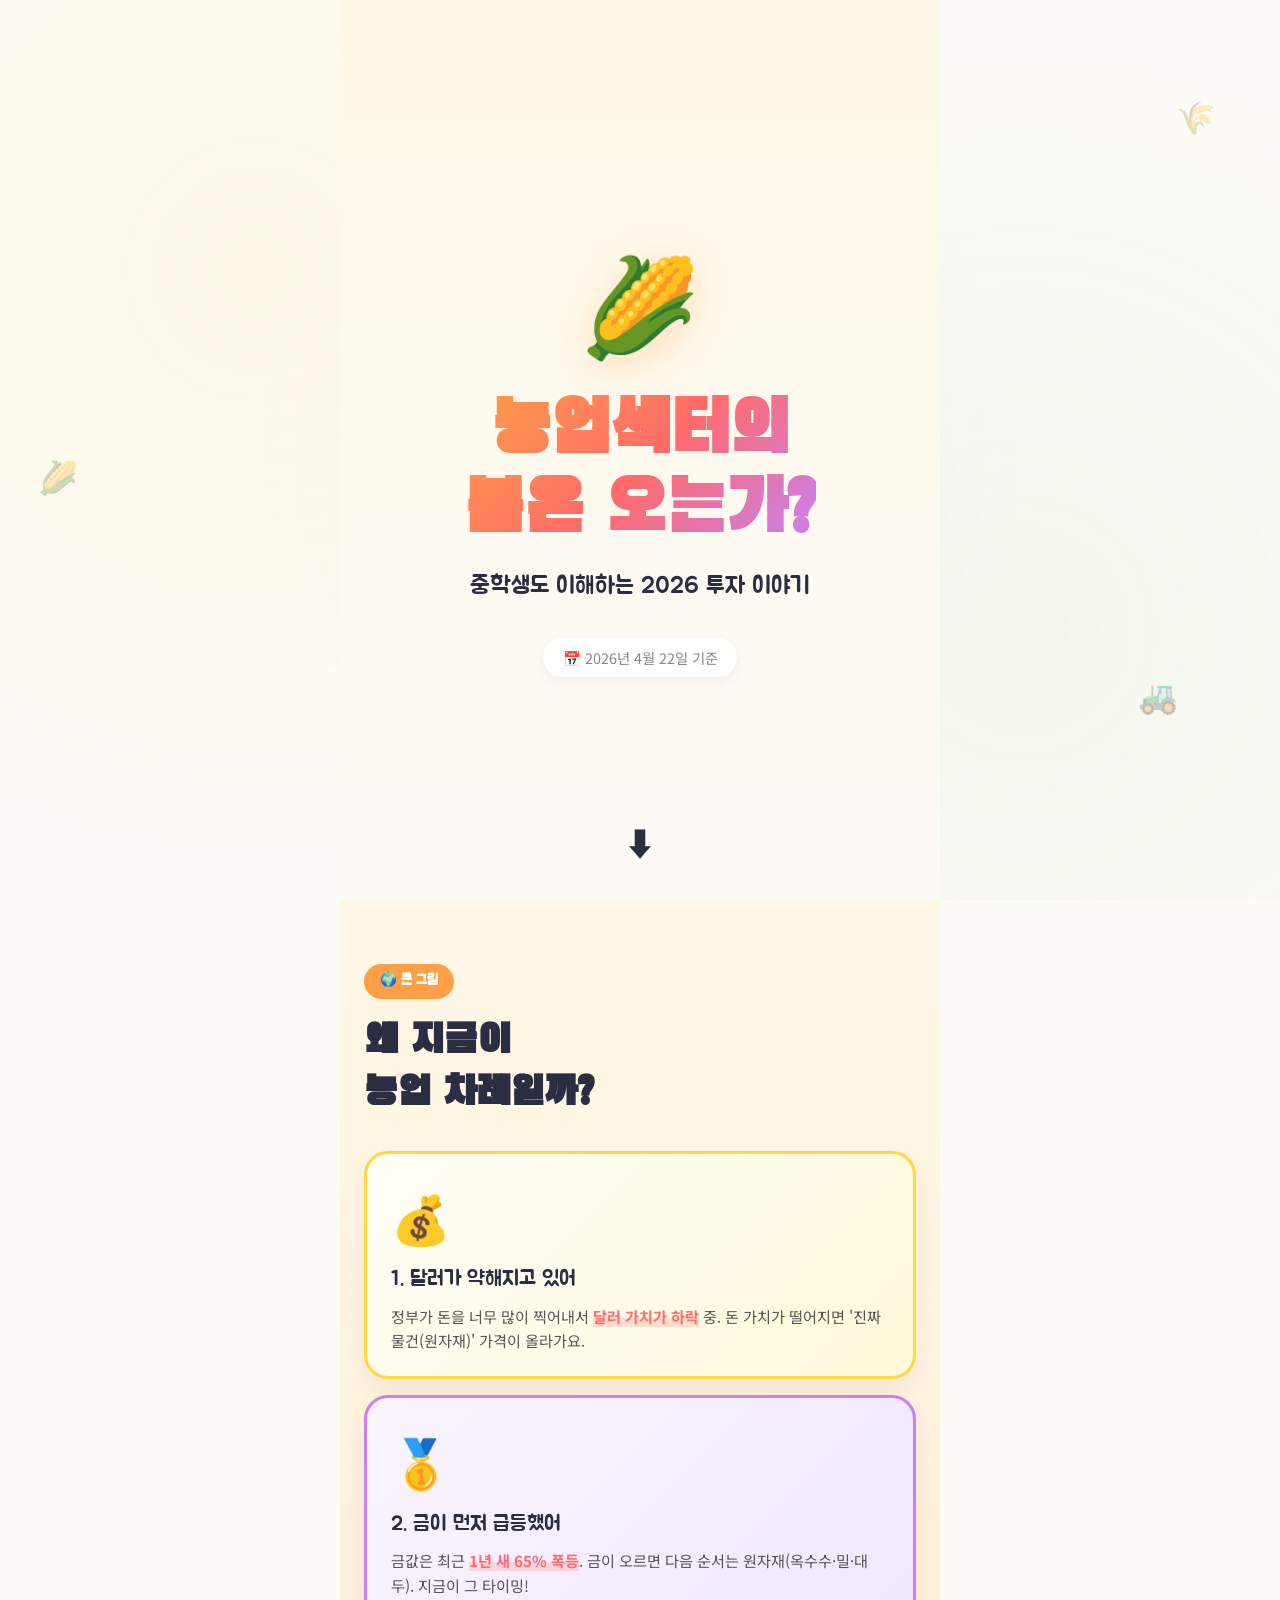
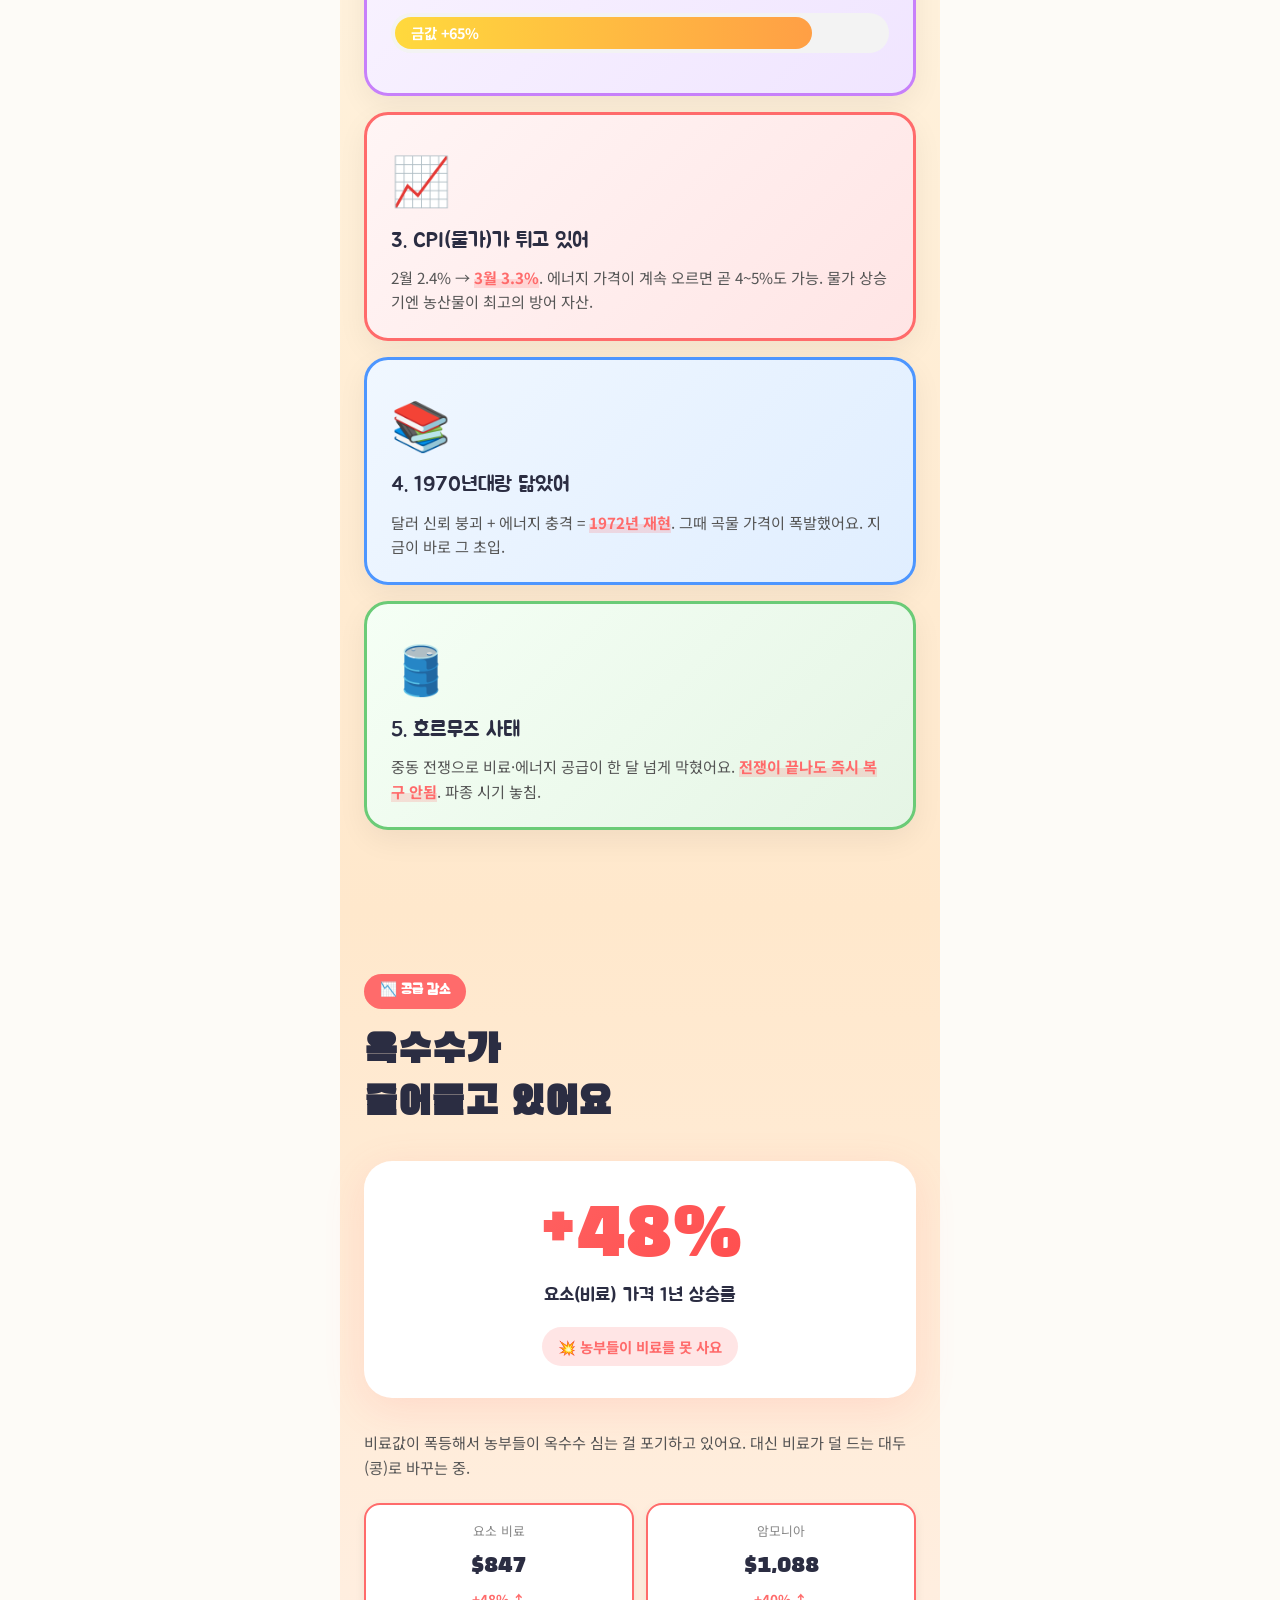
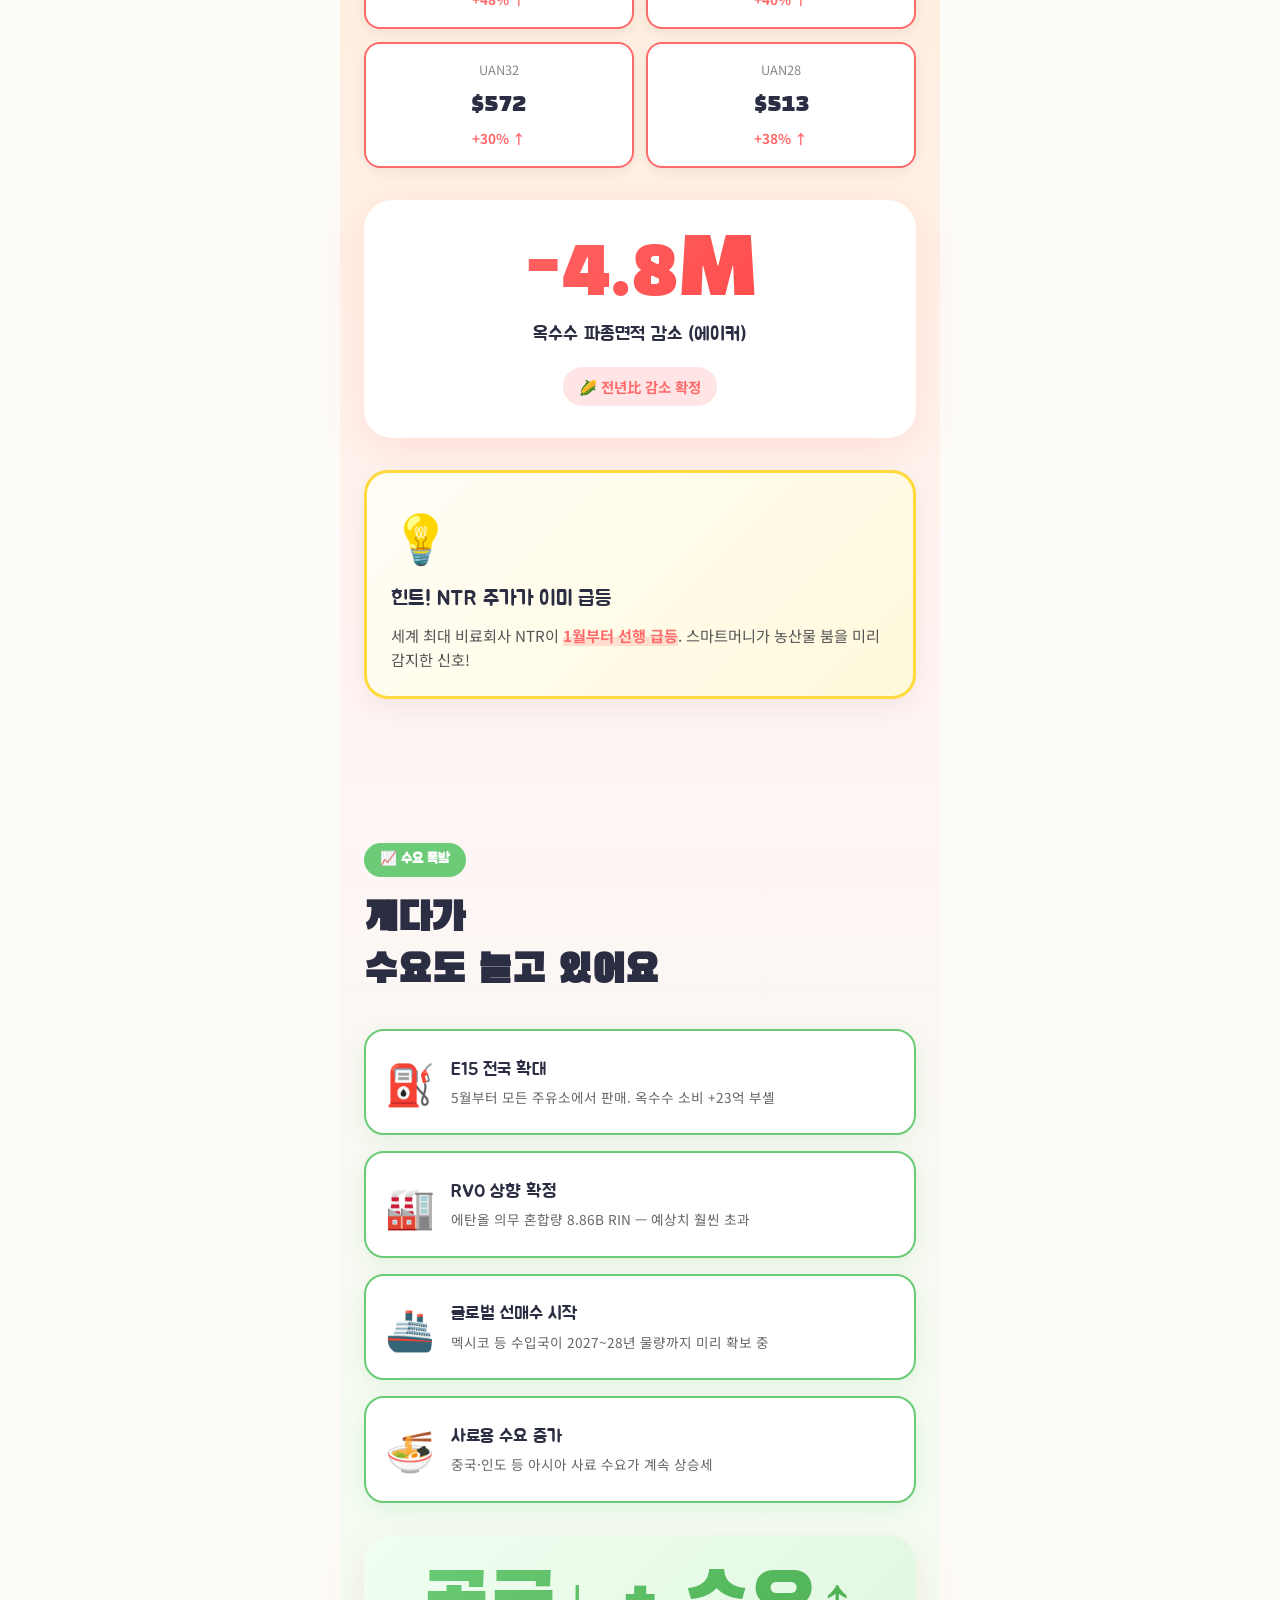
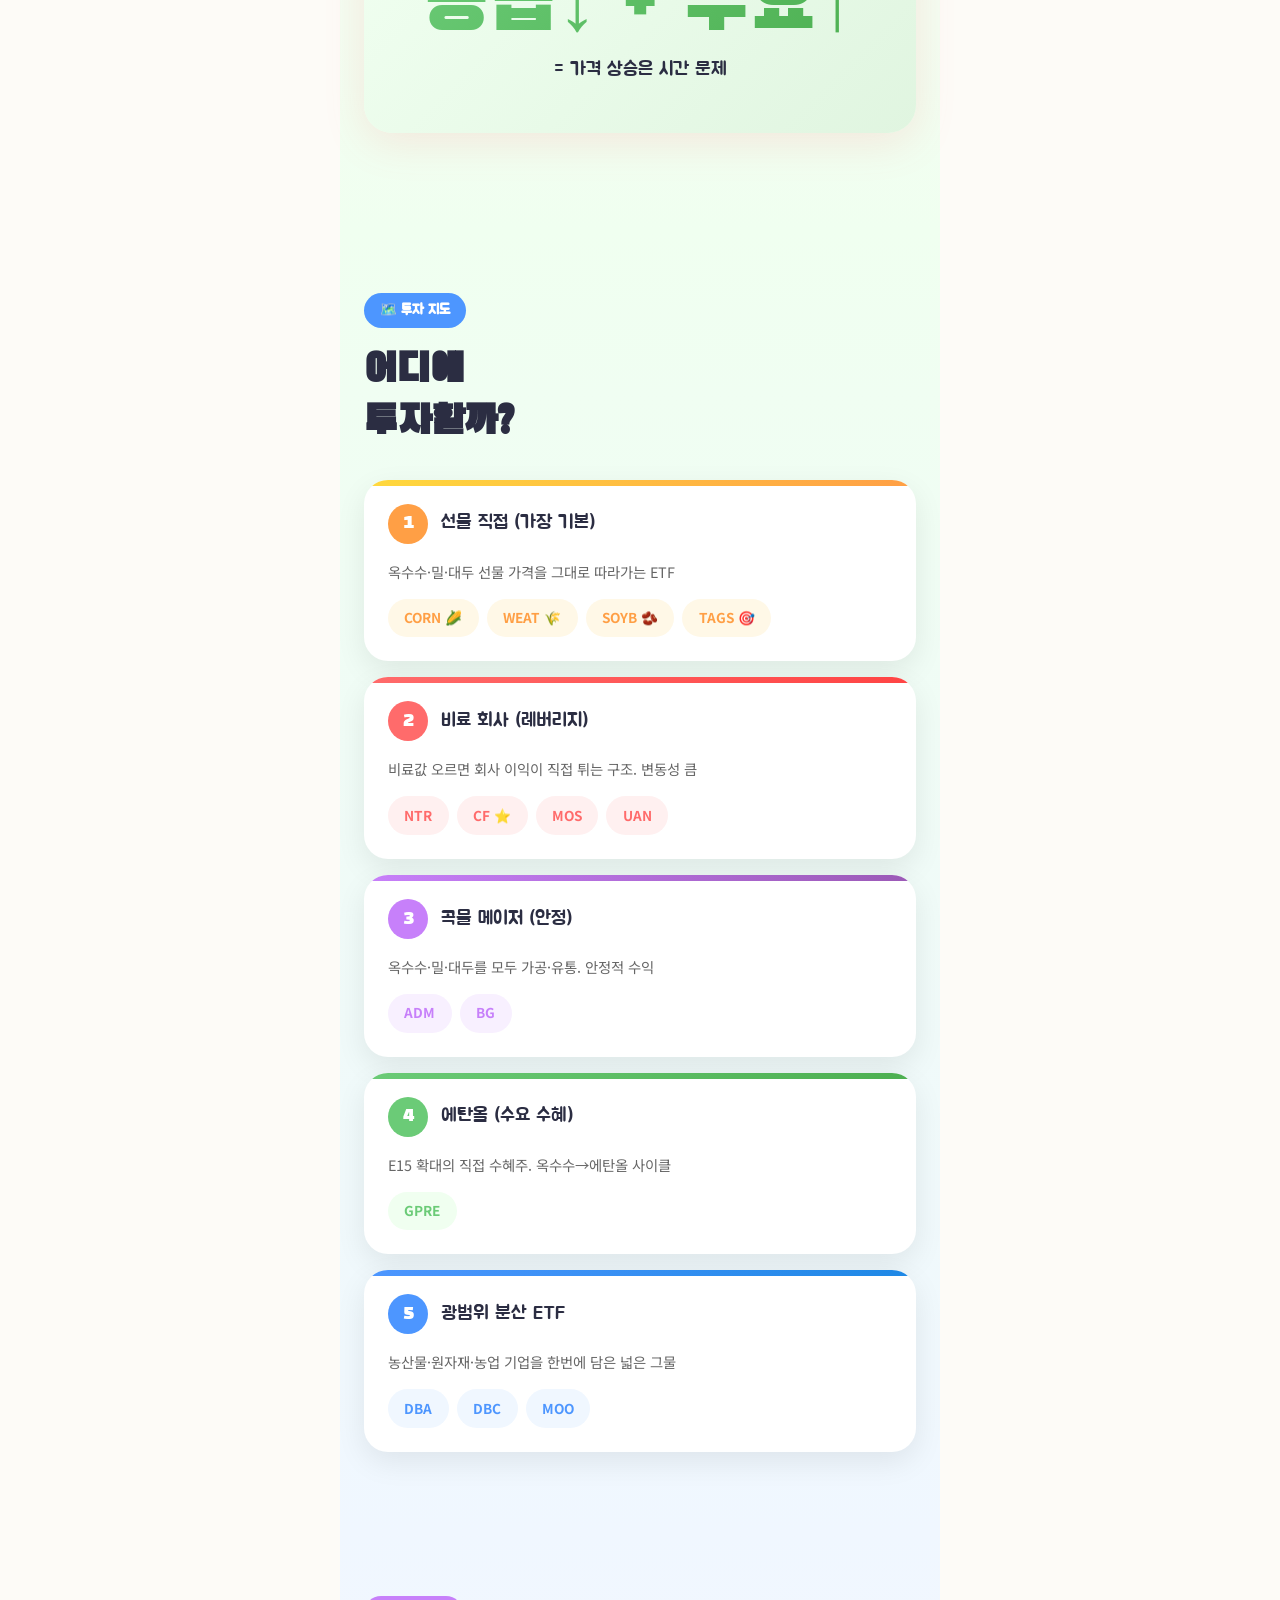
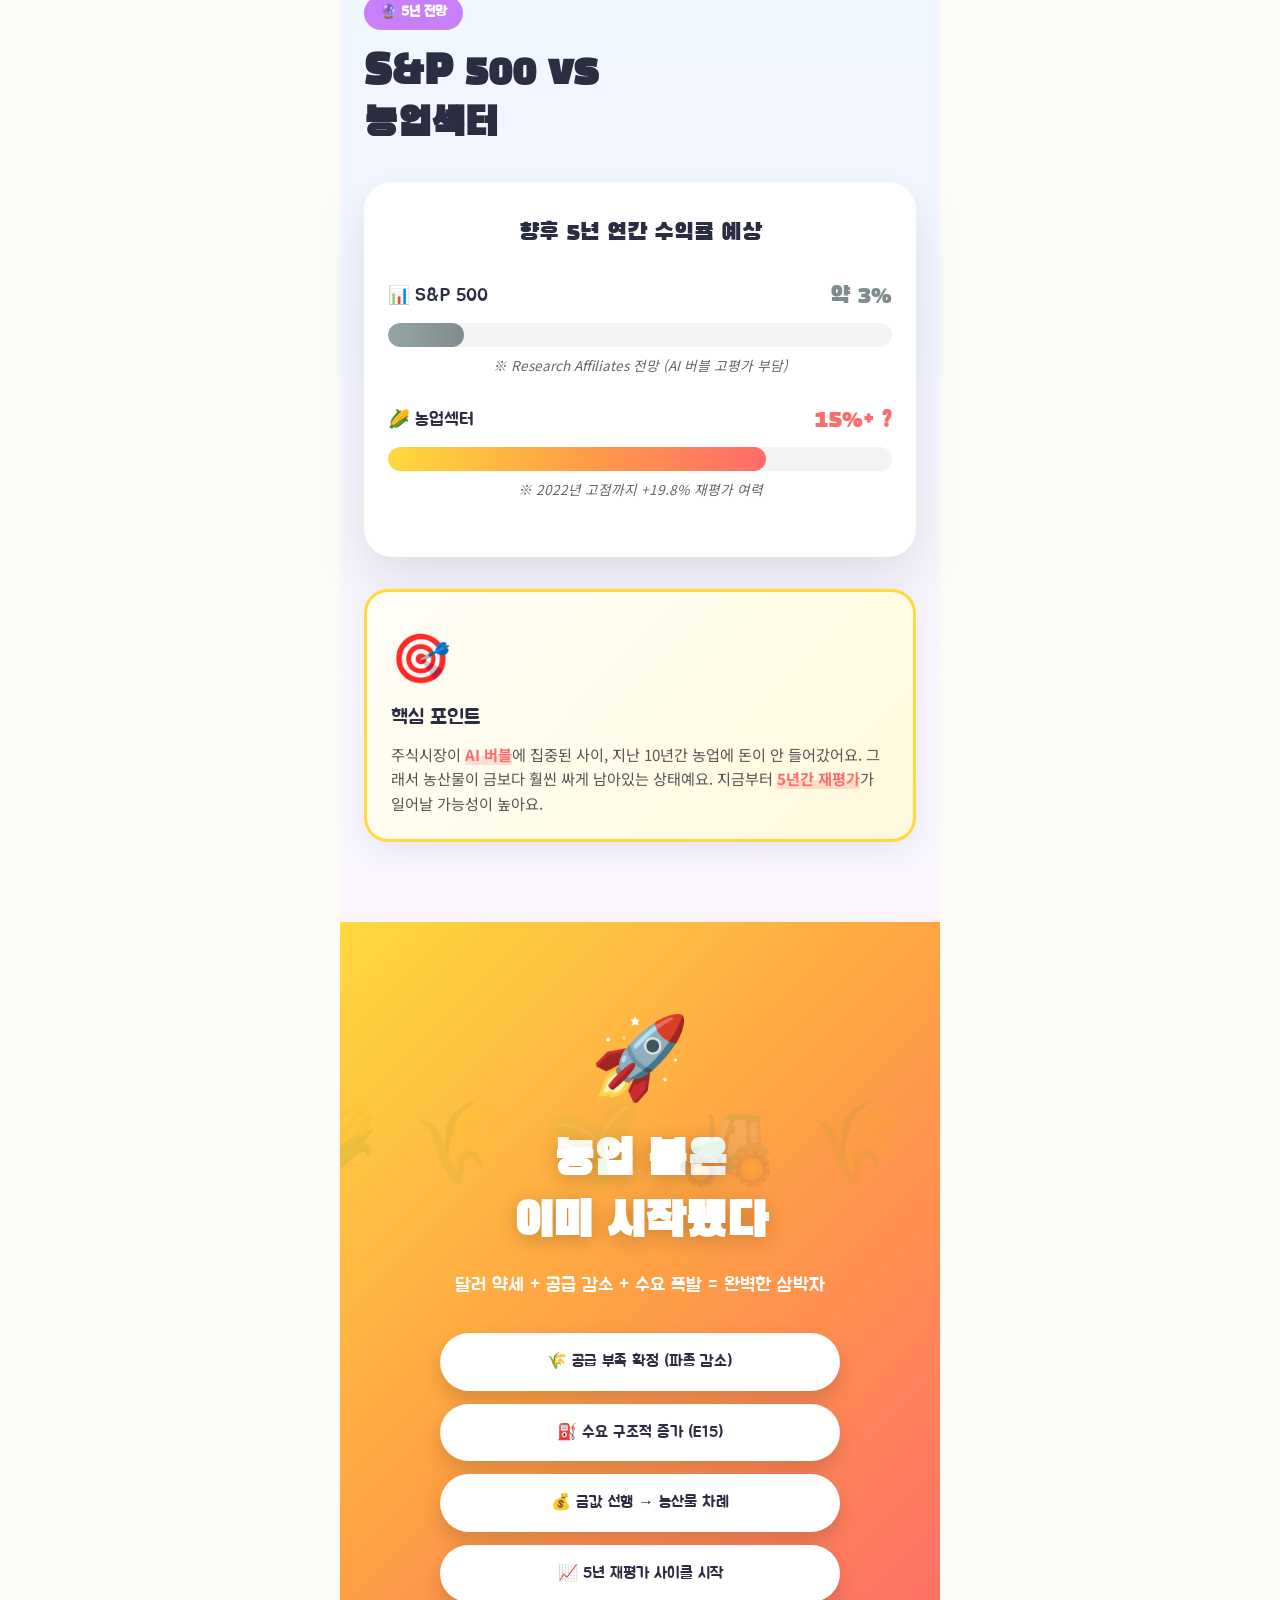
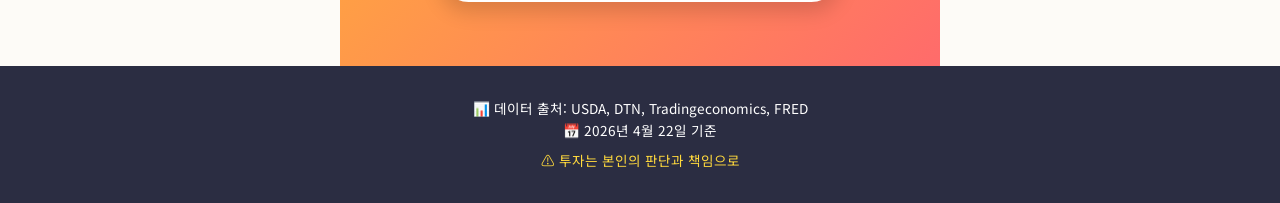
<file: reports/agri_boom.html>
<!DOCTYPE html>
<html lang="ko">
<head>
<meta charset="UTF-8">
<meta name="viewport" content="width=device-width, initial-scale=1.0">
<title>🌽 농업섹터의 붐은 오는가?</title>
<link href="https://fonts.googleapis.com/css2?family=Gaegu:wght@400;700&family=Black+Han+Sans&family=Jua&family=Noto+Sans+KR:wght@400;500;700;900&display=swap" rel="stylesheet">
<style>
:root {
  --corn: #FFD93D;
  --sky: #6BCB77;
  --coral: #FF6B6B;
  --berry: #C780FA;
  --ocean: #4D96FF;
  --sun: #FF9F45;
  --cream: #FFF8E7;
  --ink: #2B2D42;
  --soft: #FDFBF7;
}

* { margin: 0; padding: 0; box-sizing: border-box; -webkit-tap-highlight-color: transparent; }

html { scroll-behavior: smooth; }

body {
  font-family: 'Noto Sans KR', sans-serif;
  background: var(--soft);
  color: var(--ink);
  overflow-x: hidden;
  line-height: 1.6;
}

/* 배경 패턴 */
body::before {
  content: '';
  position: fixed;
  inset: 0;
  background-image: 
    radial-gradient(circle at 20% 30%, rgba(255, 217, 61, 0.08) 0%, transparent 50%),
    radial-gradient(circle at 80% 70%, rgba(107, 203, 119, 0.08) 0%, transparent 50%),
    radial-gradient(circle at 50% 50%, rgba(199, 128, 250, 0.05) 0%, transparent 50%);
  z-index: -1;
  pointer-events: none;
}

/* 히어로 섹션 */
.hero {
  min-height: 100vh;
  display: flex;
  flex-direction: column;
  justify-content: center;
  align-items: center;
  padding: 2rem 1.5rem;
  text-align: center;
  position: relative;
  background: linear-gradient(180deg, #FFF8E7 0%, #FDFBF7 100%);
}

.hero-emoji {
  font-size: 6rem;
  animation: bounce 2s ease-in-out infinite;
  margin-bottom: 1rem;
  filter: drop-shadow(0 10px 20px rgba(255, 159, 69, 0.3));
}

@keyframes bounce {
  0%, 100% { transform: translateY(0) rotate(-5deg); }
  50% { transform: translateY(-20px) rotate(5deg); }
}

.hero-title {
  font-family: 'Black Han Sans', sans-serif;
  font-size: clamp(2.5rem, 10vw, 4.5rem);
  line-height: 1.1;
  margin-bottom: 1rem;
  background: linear-gradient(135deg, var(--sun) 0%, var(--coral) 50%, var(--berry) 100%);
  -webkit-background-clip: text;
  -webkit-text-fill-color: transparent;
  background-clip: text;
  animation: fadeInUp 1s ease-out;
}

.hero-subtitle {
  font-family: 'Jua', sans-serif;
  font-size: clamp(1.1rem, 4vw, 1.5rem);
  color: var(--ink);
  margin-bottom: 2rem;
  animation: fadeInUp 1s ease-out 0.2s backwards;
}

.hero-date {
  font-size: 0.9rem;
  color: #888;
  background: white;
  padding: 0.5rem 1.2rem;
  border-radius: 50px;
  box-shadow: 0 4px 12px rgba(0,0,0,0.05);
  animation: fadeInUp 1s ease-out 0.4s backwards;
}

.scroll-hint {
  position: absolute;
  bottom: 2rem;
  animation: scrollBounce 2s ease-in-out infinite;
  font-size: 2rem;
}

@keyframes scrollBounce {
  0%, 100% { transform: translateY(0); opacity: 0.5; }
  50% { transform: translateY(10px); opacity: 1; }
}

/* 섹션 공통 */
section {
  padding: 4rem 1.5rem;
  max-width: 600px;
  margin: 0 auto;
}

.section-tag {
  display: inline-block;
  background: var(--ink);
  color: white;
  padding: 0.4rem 1rem;
  border-radius: 50px;
  font-size: 0.85rem;
  font-weight: 700;
  margin-bottom: 1rem;
  font-family: 'Jua', sans-serif;
}

.section-title {
  font-family: 'Black Han Sans', sans-serif;
  font-size: clamp(1.8rem, 6vw, 2.5rem);
  line-height: 1.3;
  margin-bottom: 2rem;
}

.section-title .highlight {
  position: relative;
  display: inline-block;
}

.section-title .highlight::after {
  content: '';
  position: absolute;
  bottom: 5px;
  left: -2px;
  right: -2px;
  height: 12px;
  background: var(--corn);
  z-index: -1;
  border-radius: 4px;
}

/* 섹션 1: 매크로 배경 */
.macro {
  background: linear-gradient(180deg, #FFF8E7 0%, #FFE8CC 100%);
}

.macro .section-tag { background: var(--sun); }

.story-card {
  background: white;
  border-radius: 24px;
  padding: 1.5rem;
  margin-bottom: 1rem;
  box-shadow: 0 10px 30px rgba(0,0,0,0.06);
  opacity: 0;
  transform: translateY(30px);
  transition: all 0.8s ease-out;
  border: 3px solid transparent;
}

.story-card.visible {
  opacity: 1;
  transform: translateY(0);
}

.story-card.gold { border-color: var(--corn); background: linear-gradient(135deg, #FFFEF7 0%, #FFF9DB 100%); }
.story-card.red { border-color: var(--coral); background: linear-gradient(135deg, #FFF5F5 0%, #FFE5E5 100%); }
.story-card.blue { border-color: var(--ocean); background: linear-gradient(135deg, #F0F7FF 0%, #E0EEFF 100%); }
.story-card.purple { border-color: var(--berry); background: linear-gradient(135deg, #FAF5FF 0%, #F0E5FF 100%); }
.story-card.green { border-color: var(--sky); background: linear-gradient(135deg, #F5FFF5 0%, #E5F5E5 100%); }

.story-emoji {
  font-size: 3rem;
  margin-bottom: 0.5rem;
  display: inline-block;
  animation: wiggle 3s ease-in-out infinite;
}

@keyframes wiggle {
  0%, 100% { transform: rotate(0deg); }
  25% { transform: rotate(-10deg); }
  75% { transform: rotate(10deg); }
}

.story-title {
  font-family: 'Jua', sans-serif;
  font-size: 1.3rem;
  margin-bottom: 0.5rem;
  color: var(--ink);
}

.story-text {
  font-size: 0.95rem;
  color: #555;
}

.story-text strong {
  color: var(--coral);
  background: linear-gradient(180deg, transparent 60%, rgba(255,107,107,0.2) 60%);
}

/* 비교 바 */
.compare-bar {
  background: #f3f3f3;
  border-radius: 50px;
  padding: 4px;
  margin: 1rem 0;
  position: relative;
  overflow: hidden;
  height: 40px;
}

.compare-fill {
  height: 100%;
  border-radius: 50px;
  display: flex;
  align-items: center;
  padding-left: 1rem;
  color: white;
  font-weight: 700;
  font-size: 0.9rem;
  width: 0;
  transition: width 1.5s ease-out;
}

.compare-fill.gold { background: linear-gradient(90deg, var(--corn), var(--sun)); }
.compare-fill.red { background: linear-gradient(90deg, var(--coral), #FF4444); }

/* 섹션 2: 공급 감소 */
.supply {
  background: linear-gradient(180deg, #FFE8CC 0%, #FFF5F5 100%);
}

.supply .section-tag { background: var(--coral); }

.shock-visual {
  background: white;
  border-radius: 28px;
  padding: 2rem 1.5rem;
  margin: 2rem 0;
  box-shadow: 0 10px 40px rgba(255, 107, 107, 0.15);
  text-align: center;
  opacity: 0;
  transform: scale(0.9);
  transition: all 1s ease-out;
}

.shock-visual.visible {
  opacity: 1;
  transform: scale(1);
}

.shock-big {
  font-family: 'Black Han Sans', sans-serif;
  font-size: clamp(3rem, 12vw, 5rem);
  background: linear-gradient(135deg, var(--coral) 0%, #FF4444 100%);
  -webkit-background-clip: text;
  -webkit-text-fill-color: transparent;
  background-clip: text;
  line-height: 1;
  margin-bottom: 0.5rem;
  animation: pulse 2s ease-in-out infinite;
}

@keyframes pulse {
  0%, 100% { transform: scale(1); }
  50% { transform: scale(1.05); }
}

.shock-label {
  font-family: 'Jua', sans-serif;
  font-size: 1.2rem;
  color: var(--ink);
  margin-bottom: 1rem;
}

.shock-detail {
  display: inline-block;
  background: #FFE5E5;
  padding: 0.5rem 1rem;
  border-radius: 50px;
  font-size: 0.9rem;
  color: var(--coral);
  font-weight: 700;
}

.price-grid {
  display: grid;
  grid-template-columns: repeat(2, 1fr);
  gap: 0.8rem;
  margin: 1.5rem 0;
}

.price-box {
  background: white;
  border-radius: 16px;
  padding: 1rem;
  text-align: center;
  box-shadow: 0 4px 12px rgba(0,0,0,0.06);
  border: 2px solid var(--coral);
}

.price-box .label {
  font-size: 0.8rem;
  color: #888;
  margin-bottom: 0.3rem;
}

.price-box .value {
  font-family: 'Black Han Sans', sans-serif;
  font-size: 1.5rem;
  color: var(--ink);
  margin-bottom: 0.3rem;
}

.price-box .change {
  font-size: 0.85rem;
  font-weight: 700;
  color: var(--coral);
}

/* 섹션 3: 수요 증가 */
.demand {
  background: linear-gradient(180deg, #FFF5F5 0%, #F0FFF0 100%);
}

.demand .section-tag { background: var(--sky); }

.demand-flow {
  display: flex;
  flex-direction: column;
  gap: 1rem;
  margin: 2rem 0;
}

.flow-item {
  background: white;
  border-radius: 20px;
  padding: 1.2rem;
  display: flex;
  align-items: center;
  gap: 1rem;
  box-shadow: 0 6px 20px rgba(107, 203, 119, 0.15);
  border: 2px solid var(--sky);
  opacity: 0;
  transform: translateX(-30px);
  transition: all 0.6s ease-out;
}

.flow-item.visible { opacity: 1; transform: translateX(0); }
.flow-item:nth-child(2) { transition-delay: 0.15s; }
.flow-item:nth-child(3) { transition-delay: 0.3s; }
.flow-item:nth-child(4) { transition-delay: 0.45s; }

.flow-emoji {
  font-size: 2.5rem;
  flex-shrink: 0;
}

.flow-content {
  flex: 1;
}

.flow-title {
  font-family: 'Jua', sans-serif;
  font-size: 1.1rem;
  margin-bottom: 0.2rem;
}

.flow-desc {
  font-size: 0.85rem;
  color: #666;
}

/* 섹션 4: 투자 지도 */
.invest {
  background: linear-gradient(180deg, #F0FFF0 0%, #F0F7FF 100%);
}

.invest .section-tag { background: var(--ocean); }

.layer-card {
  background: white;
  border-radius: 24px;
  padding: 1.5rem;
  margin-bottom: 1rem;
  box-shadow: 0 10px 30px rgba(0,0,0,0.08);
  position: relative;
  overflow: hidden;
  opacity: 0;
  transform: translateY(30px);
  transition: all 0.7s ease-out;
}

.layer-card.visible {
  opacity: 1;
  transform: translateY(0);
}

.layer-card::before {
  content: '';
  position: absolute;
  top: 0;
  left: 0;
  right: 0;
  height: 6px;
}

.layer-1::before { background: linear-gradient(90deg, var(--corn), var(--sun)); }
.layer-2::before { background: linear-gradient(90deg, var(--coral), #FF4444); }
.layer-3::before { background: linear-gradient(90deg, var(--berry), #9B59B6); }
.layer-4::before { background: linear-gradient(90deg, var(--sky), #4CAF50); }
.layer-5::before { background: linear-gradient(90deg, var(--ocean), #1E88E5); }

.layer-header {
  display: flex;
  align-items: center;
  gap: 0.8rem;
  margin-bottom: 1rem;
}

.layer-num {
  width: 40px;
  height: 40px;
  border-radius: 50%;
  display: flex;
  align-items: center;
  justify-content: center;
  font-family: 'Black Han Sans', sans-serif;
  font-size: 1.2rem;
  color: white;
  flex-shrink: 0;
}

.layer-1 .layer-num { background: var(--sun); }
.layer-2 .layer-num { background: var(--coral); }
.layer-3 .layer-num { background: var(--berry); }
.layer-4 .layer-num { background: var(--sky); }
.layer-5 .layer-num { background: var(--ocean); }

.layer-title {
  font-family: 'Jua', sans-serif;
  font-size: 1.2rem;
}

.layer-desc {
  font-size: 0.9rem;
  color: #666;
  margin-bottom: 1rem;
}

.ticker-list {
  display: flex;
  flex-wrap: wrap;
  gap: 0.5rem;
}

.ticker {
  background: #f5f5f5;
  padding: 0.4rem 0.9rem;
  border-radius: 50px;
  font-size: 0.85rem;
  font-weight: 700;
  color: var(--ink);
  border: 2px solid transparent;
  transition: all 0.3s;
}

.ticker:hover {
  border-color: currentColor;
  transform: translateY(-2px);
}

.layer-1 .ticker { color: var(--sun); background: #FFF8E7; }
.layer-2 .ticker { color: var(--coral); background: #FFF0F0; }
.layer-3 .ticker { color: var(--berry); background: #F8F0FF; }
.layer-4 .ticker { color: var(--sky); background: #F0FFF0; }
.layer-5 .ticker { color: var(--ocean); background: #F0F7FF; }

/* 섹션 5: S&P vs 농업 */
.forecast {
  background: linear-gradient(180deg, #F0F7FF 0%, #FAF5FF 100%);
}

.forecast .section-tag { background: var(--berry); }

.vs-container {
  background: white;
  border-radius: 28px;
  padding: 2rem 1.5rem;
  box-shadow: 0 20px 50px rgba(0,0,0,0.1);
  margin: 2rem 0;
}

.vs-title {
  font-family: 'Black Han Sans', sans-serif;
  font-size: 1.5rem;
  text-align: center;
  margin-bottom: 1.5rem;
}

.vs-item {
  margin-bottom: 1.5rem;
}

.vs-label {
  display: flex;
  justify-content: space-between;
  align-items: center;
  margin-bottom: 0.5rem;
}

.vs-name {
  font-family: 'Jua', sans-serif;
  font-size: 1.1rem;
}

.vs-value {
  font-family: 'Black Han Sans', sans-serif;
  font-size: 1.5rem;
}

.vs-bar {
  background: #f3f3f3;
  border-radius: 50px;
  height: 24px;
  overflow: hidden;
  position: relative;
}

.vs-fill {
  height: 100%;
  border-radius: 50px;
  width: 0;
  transition: width 2s cubic-bezier(0.34, 1.56, 0.64, 1);
  position: relative;
}

.vs-fill.sp { background: linear-gradient(90deg, #95A5A6, #7F8C8D); }
.vs-fill.agri { background: linear-gradient(90deg, var(--corn), var(--sun), var(--coral)); }

.vs-note {
  font-size: 0.85rem;
  color: #666;
  margin-top: 0.5rem;
  text-align: center;
  font-style: italic;
}

/* 결론 */
.conclusion {
  background: linear-gradient(135deg, var(--corn) 0%, var(--sun) 50%, var(--coral) 100%);
  padding: 4rem 1.5rem;
  text-align: center;
  color: white;
  position: relative;
  overflow: hidden;
}

.conclusion::before {
  content: '🌽🌾🌱🚜🌾🌽';
  position: absolute;
  top: 20%;
  left: -10%;
  right: -10%;
  font-size: 5rem;
  opacity: 0.1;
  white-space: nowrap;
  letter-spacing: 2rem;
  animation: slide 20s linear infinite;
}

@keyframes slide {
  0% { transform: translateX(0); }
  100% { transform: translateX(-50%); }
}

.conclusion-emoji {
  font-size: 5rem;
  margin-bottom: 1rem;
  animation: bounce 2s ease-in-out infinite;
  display: inline-block;
}

.conclusion-title {
  font-family: 'Black Han Sans', sans-serif;
  font-size: clamp(2rem, 7vw, 3rem);
  line-height: 1.3;
  margin-bottom: 1rem;
  text-shadow: 0 4px 20px rgba(0,0,0,0.2);
}

.conclusion-text {
  font-family: 'Jua', sans-serif;
  font-size: 1.2rem;
  margin-bottom: 2rem;
  max-width: 400px;
  margin-left: auto;
  margin-right: auto;
}

.conclusion-reasons {
  display: flex;
  flex-direction: column;
  gap: 0.8rem;
  max-width: 400px;
  margin: 0 auto;
}

.reason-badge {
  background: white;
  color: var(--ink);
  padding: 1rem 1.5rem;
  border-radius: 50px;
  font-family: 'Jua', sans-serif;
  font-size: 1rem;
  box-shadow: 0 10px 20px rgba(0,0,0,0.15);
  opacity: 0;
  transform: translateY(20px);
  transition: all 0.6s ease-out;
}

.reason-badge.visible {
  opacity: 1;
  transform: translateY(0);
}

.reason-badge:nth-child(2) { transition-delay: 0.15s; }
.reason-badge:nth-child(3) { transition-delay: 0.3s; }
.reason-badge:nth-child(4) { transition-delay: 0.45s; }

footer {
  background: var(--ink);
  color: white;
  padding: 2rem 1.5rem;
  text-align: center;
  font-size: 0.85rem;
}

footer .warn {
  color: var(--corn);
  margin-top: 0.5rem;
}

@keyframes fadeInUp {
  from { opacity: 0; transform: translateY(30px); }
  to { opacity: 1; transform: translateY(0); }
}

/* 플로팅 이모지 */
.floating-emoji {
  position: fixed;
  font-size: 2rem;
  pointer-events: none;
  z-index: -1;
  opacity: 0.3;
}

.floating-emoji.e1 { top: 10%; right: 5%; animation: float1 8s ease-in-out infinite; }
.floating-emoji.e2 { top: 50%; left: 3%; animation: float2 10s ease-in-out infinite; }
.floating-emoji.e3 { bottom: 20%; right: 8%; animation: float3 7s ease-in-out infinite; }

@keyframes float1 {
  0%, 100% { transform: translate(0, 0) rotate(0); }
  50% { transform: translate(20px, -30px) rotate(20deg); }
}
@keyframes float2 {
  0%, 100% { transform: translate(0, 0) rotate(0); }
  50% { transform: translate(-20px, 40px) rotate(-15deg); }
}
@keyframes float3 {
  0%, 100% { transform: translate(0, 0) rotate(0); }
  50% { transform: translate(30px, -20px) rotate(25deg); }
}
</style>
</head>
<body>

<div class="floating-emoji e1">🌾</div>
<div class="floating-emoji e2">🌽</div>
<div class="floating-emoji e3">🚜</div>

<!-- 히어로 -->
<section class="hero">
  <div class="hero-emoji">🌽</div>
  <h1 class="hero-title">농업섹터의<br>붐은 오는가?</h1>
  <p class="hero-subtitle">중학생도 이해하는 2026 투자 이야기</p>
  <div class="hero-date">📅 2026년 4월 22일 기준</div>
  <div class="scroll-hint">⬇️</div>
</section>

<!-- 섹션 1: 매크로 배경 -->
<section class="macro">
  <span class="section-tag">🌍 큰 그림</span>
  <h2 class="section-title">왜 <span class="highlight">지금</span>이<br>농업 차례일까?</h2>

  <div class="story-card gold">
    <div class="story-emoji">💰</div>
    <div class="story-title">1. 달러가 약해지고 있어</div>
    <p class="story-text">정부가 돈을 너무 많이 찍어내서 <strong>달러 가치가 하락</strong> 중. 돈 가치가 떨어지면 '진짜 물건(원자재)' 가격이 올라가요.</p>
  </div>

  <div class="story-card purple">
    <div class="story-emoji">🥇</div>
    <div class="story-title">2. 금이 먼저 급등했어</div>
    <p class="story-text">금값은 최근 <strong>1년 새 65% 폭등</strong>. 금이 오르면 다음 순서는 원자재(옥수수·밀·대두). 지금이 그 타이밍!</p>
    <div class="compare-bar">
      <div class="compare-fill gold" data-width="85%">금값 +65%</div>
    </div>
  </div>

  <div class="story-card red">
    <div class="story-emoji">📈</div>
    <div class="story-title">3. CPI(물가)가 튀고 있어</div>
    <p class="story-text">2월 2.4% → <strong>3월 3.3%</strong>. 에너지 가격이 계속 오르면 곧 4~5%도 가능. 물가 상승기엔 농산물이 최고의 방어 자산.</p>
  </div>

  <div class="story-card blue">
    <div class="story-emoji">📚</div>
    <div class="story-title">4. 1970년대랑 닮았어</div>
    <p class="story-text">달러 신뢰 붕괴 + 에너지 충격 = <strong>1972년 재현</strong>. 그때 곡물 가격이 폭발했어요. 지금이 바로 그 초입.</p>
  </div>

  <div class="story-card green">
    <div class="story-emoji">🛢️</div>
    <div class="story-title">5. 호르무즈 사태</div>
    <p class="story-text">중동 전쟁으로 비료·에너지 공급이 한 달 넘게 막혔어요. <strong>전쟁이 끝나도 즉시 복구 안됨</strong>. 파종 시기 놓침.</p>
  </div>
</section>

<!-- 섹션 2: 공급 감소 -->
<section class="supply">
  <span class="section-tag">📉 공급 감소</span>
  <h2 class="section-title">옥수수가<br><span class="highlight">줄어들고</span> 있어요</h2>

  <div class="shock-visual">
    <div class="shock-big">+48%</div>
    <div class="shock-label">요소(비료) 가격 1년 상승률</div>
    <div class="shock-detail">💥 농부들이 비료를 못 사요</div>
  </div>

  <p style="font-size: 0.95rem; color: #555; margin-bottom: 1rem;">비료값이 폭등해서 농부들이 옥수수 심는 걸 포기하고 있어요. 대신 비료가 덜 드는 대두(콩)로 바꾸는 중.</p>

  <div class="price-grid">
    <div class="price-box">
      <div class="label">요소 비료</div>
      <div class="value">$847</div>
      <div class="change">+48% ↑</div>
    </div>
    <div class="price-box">
      <div class="label">암모니아</div>
      <div class="value">$1,088</div>
      <div class="change">+40% ↑</div>
    </div>
    <div class="price-box">
      <div class="label">UAN32</div>
      <div class="value">$572</div>
      <div class="change">+30% ↑</div>
    </div>
    <div class="price-box">
      <div class="label">UAN28</div>
      <div class="value">$513</div>
      <div class="change">+38% ↑</div>
    </div>
  </div>

  <div class="shock-visual">
    <div class="shock-big">-4.8M</div>
    <div class="shock-label">옥수수 파종면적 감소 (에이커)</div>
    <div class="shock-detail">🌽 전년比 감소 확정</div>
  </div>

  <div class="story-card gold" style="margin-top: 2rem;">
    <div class="story-emoji">💡</div>
    <div class="story-title">힌트! NTR 주가가 이미 급등</div>
    <p class="story-text">세계 최대 비료회사 NTR이 <strong>1월부터 선행 급등</strong>. 스마트머니가 농산물 붐을 미리 감지한 신호!</p>
  </div>
</section>

<!-- 섹션 3: 수요 증가 -->
<section class="demand">
  <span class="section-tag">📈 수요 폭발</span>
  <h2 class="section-title">게다가<br><span class="highlight">수요도 늘고</span> 있어요</h2>

  <div class="demand-flow">
    <div class="flow-item">
      <div class="flow-emoji">⛽</div>
      <div class="flow-content">
        <div class="flow-title">E15 전국 확대</div>
        <div class="flow-desc">5월부터 모든 주유소에서 판매. 옥수수 소비 +23억 부셸</div>
      </div>
    </div>

    <div class="flow-item">
      <div class="flow-emoji">🏭</div>
      <div class="flow-content">
        <div class="flow-title">RVO 상향 확정</div>
        <div class="flow-desc">에탄올 의무 혼합량 8.86B RIN — 예상치 훨씬 초과</div>
      </div>
    </div>

    <div class="flow-item">
      <div class="flow-emoji">🚢</div>
      <div class="flow-content">
        <div class="flow-title">글로벌 선매수 시작</div>
        <div class="flow-desc">멕시코 등 수입국이 2027~28년 물량까지 미리 확보 중</div>
      </div>
    </div>

    <div class="flow-item">
      <div class="flow-emoji">🍜</div>
      <div class="flow-content">
        <div class="flow-title">사료용 수요 증가</div>
        <div class="flow-desc">중국·인도 등 아시아 사료 수요가 계속 상승세</div>
      </div>
    </div>
  </div>

  <div class="shock-visual" style="background: linear-gradient(135deg, #F0FFF0, #E0F5E0);">
    <div class="shock-big" style="background: linear-gradient(135deg, var(--sky) 0%, #4CAF50 100%); -webkit-background-clip: text; -webkit-text-fill-color: transparent; background-clip: text;">공급↓ + 수요↑</div>
    <div class="shock-label">= 가격 상승은 시간 문제</div>
  </div>
</section>

<!-- 섹션 4: 투자 지도 -->
<section class="invest">
  <span class="section-tag">🗺️ 투자 지도</span>
  <h2 class="section-title">어디에<br><span class="highlight">투자</span>할까?</h2>

  <div class="layer-card layer-1">
    <div class="layer-header">
      <div class="layer-num">1</div>
      <div class="layer-title">선물 직접 (가장 기본)</div>
    </div>
    <p class="layer-desc">옥수수·밀·대두 선물 가격을 그대로 따라가는 ETF</p>
    <div class="ticker-list">
      <span class="ticker">CORN 🌽</span>
      <span class="ticker">WEAT 🌾</span>
      <span class="ticker">SOYB 🫘</span>
      <span class="ticker">TAGS 🎯</span>
    </div>
  </div>

  <div class="layer-card layer-2">
    <div class="layer-header">
      <div class="layer-num">2</div>
      <div class="layer-title">비료 회사 (레버리지)</div>
    </div>
    <p class="layer-desc">비료값 오르면 회사 이익이 직접 튀는 구조. 변동성 큼</p>
    <div class="ticker-list">
      <span class="ticker">NTR</span>
      <span class="ticker">CF ⭐</span>
      <span class="ticker">MOS</span>
      <span class="ticker">UAN</span>
    </div>
  </div>

  <div class="layer-card layer-3">
    <div class="layer-header">
      <div class="layer-num">3</div>
      <div class="layer-title">곡물 메이저 (안정)</div>
    </div>
    <p class="layer-desc">옥수수·밀·대두를 모두 가공·유통. 안정적 수익</p>
    <div class="ticker-list">
      <span class="ticker">ADM</span>
      <span class="ticker">BG</span>
    </div>
  </div>

  <div class="layer-card layer-4">
    <div class="layer-header">
      <div class="layer-num">4</div>
      <div class="layer-title">에탄올 (수요 수혜)</div>
    </div>
    <p class="layer-desc">E15 확대의 직접 수혜주. 옥수수→에탄올 사이클</p>
    <div class="ticker-list">
      <span class="ticker">GPRE</span>
    </div>
  </div>

  <div class="layer-card layer-5">
    <div class="layer-header">
      <div class="layer-num">5</div>
      <div class="layer-title">광범위 분산 ETF</div>
    </div>
    <p class="layer-desc">농산물·원자재·농업 기업을 한번에 담은 넓은 그물</p>
    <div class="ticker-list">
      <span class="ticker">DBA</span>
      <span class="ticker">DBC</span>
      <span class="ticker">MOO</span>
    </div>
  </div>
</section>

<!-- 섹션 5: S&P vs 농업 -->
<section class="forecast">
  <span class="section-tag">🔮 5년 전망</span>
  <h2 class="section-title">S&P 500 vs<br><span class="highlight">농업섹터</span></h2>

  <div class="vs-container">
    <div class="vs-title">향후 5년 연간 수익률 예상</div>

    <div class="vs-item">
      <div class="vs-label">
        <span class="vs-name">📊 S&P 500</span>
        <span class="vs-value" style="color: #7F8C8D;">약 3%</span>
      </div>
      <div class="vs-bar">
        <div class="vs-fill sp" data-width="15%"></div>
      </div>
      <p class="vs-note">※ Research Affiliates 전망 (AI 버블 고평가 부담)</p>
    </div>

    <div class="vs-item">
      <div class="vs-label">
        <span class="vs-name">🌽 농업섹터</span>
        <span class="vs-value" style="color: var(--coral);">15%+ ?</span>
      </div>
      <div class="vs-bar">
        <div class="vs-fill agri" data-width="75%"></div>
      </div>
      <p class="vs-note">※ 2022년 고점까지 +19.8% 재평가 여력</p>
    </div>
  </div>

  <div class="story-card gold">
    <div class="story-emoji">🎯</div>
    <div class="story-title">핵심 포인트</div>
    <p class="story-text">주식시장이 <strong>AI 버블</strong>에 집중된 사이, 지난 10년간 농업에 돈이 안 들어갔어요. 그래서 농산물이 금보다 훨씬 싸게 남아있는 상태예요. 지금부터 <strong>5년간 재평가</strong>가 일어날 가능성이 높아요.</p>
  </div>
</section>

<!-- 결론 -->
<section class="conclusion">
  <div class="conclusion-emoji">🚀</div>
  <h2 class="conclusion-title">농업 붐은<br>이미 시작됐다</h2>
  <p class="conclusion-text">달러 약세 + 공급 감소 + 수요 폭발 = 완벽한 삼박자</p>

  <div class="conclusion-reasons">
    <div class="reason-badge">🌾 공급 부족 확정 (파종 감소)</div>
    <div class="reason-badge">⛽ 수요 구조적 증가 (E15)</div>
    <div class="reason-badge">💰 금값 선행 → 농산물 차례</div>
    <div class="reason-badge">📈 5년 재평가 사이클 시작</div>
  </div>
</section>

<footer>
  <p>📊 데이터 출처: USDA, DTN, Tradingeconomics, FRED</p>
  <p>📅 2026년 4월 22일 기준</p>
  <p class="warn">⚠️ 투자는 본인의 판단과 책임으로</p>
</footer>

<script>
// 스크롤 애니메이션
const observer = new IntersectionObserver((entries) => {
  entries.forEach(entry => {
    if (entry.isIntersecting) {
      entry.target.classList.add('visible');

      // 비교 바 채우기
      if (entry.target.classList.contains('story-card')) {
        const fill = entry.target.querySelector('.compare-fill');
        if (fill) {
          const width = fill.getAttribute('data-width');
          setTimeout(() => fill.style.width = width, 300);
        }
      }

      // VS 바 채우기
      if (entry.target.classList.contains('vs-container')) {
        const fills = entry.target.querySelectorAll('.vs-fill');
        fills.forEach((fill, i) => {
          const width = fill.getAttribute('data-width');
          setTimeout(() => fill.style.width = width, 300 + i * 300);
        });
      }
    }
  });
}, { threshold: 0.15 });

// 모든 애니메이션 대상 관찰
document.querySelectorAll('.story-card, .shock-visual, .flow-item, .layer-card, .vs-container, .reason-badge').forEach(el => {
  observer.observe(el);
});

// VS 컨테이너
const vsContainer = document.querySelector('.vs-container');
if (vsContainer) {
  const vsObserver = new IntersectionObserver((entries) => {
    entries.forEach(entry => {
      if (entry.isIntersecting) {
        const fills = entry.target.querySelectorAll('.vs-fill');
        fills.forEach((fill, i) => {
          const width = fill.getAttribute('data-width');
          setTimeout(() => fill.style.width = width, 300 + i * 300);
        });
      }
    });
  }, { threshold: 0.3 });
  vsObserver.observe(vsContainer);
}
</script>

</body>
</html>
</file>
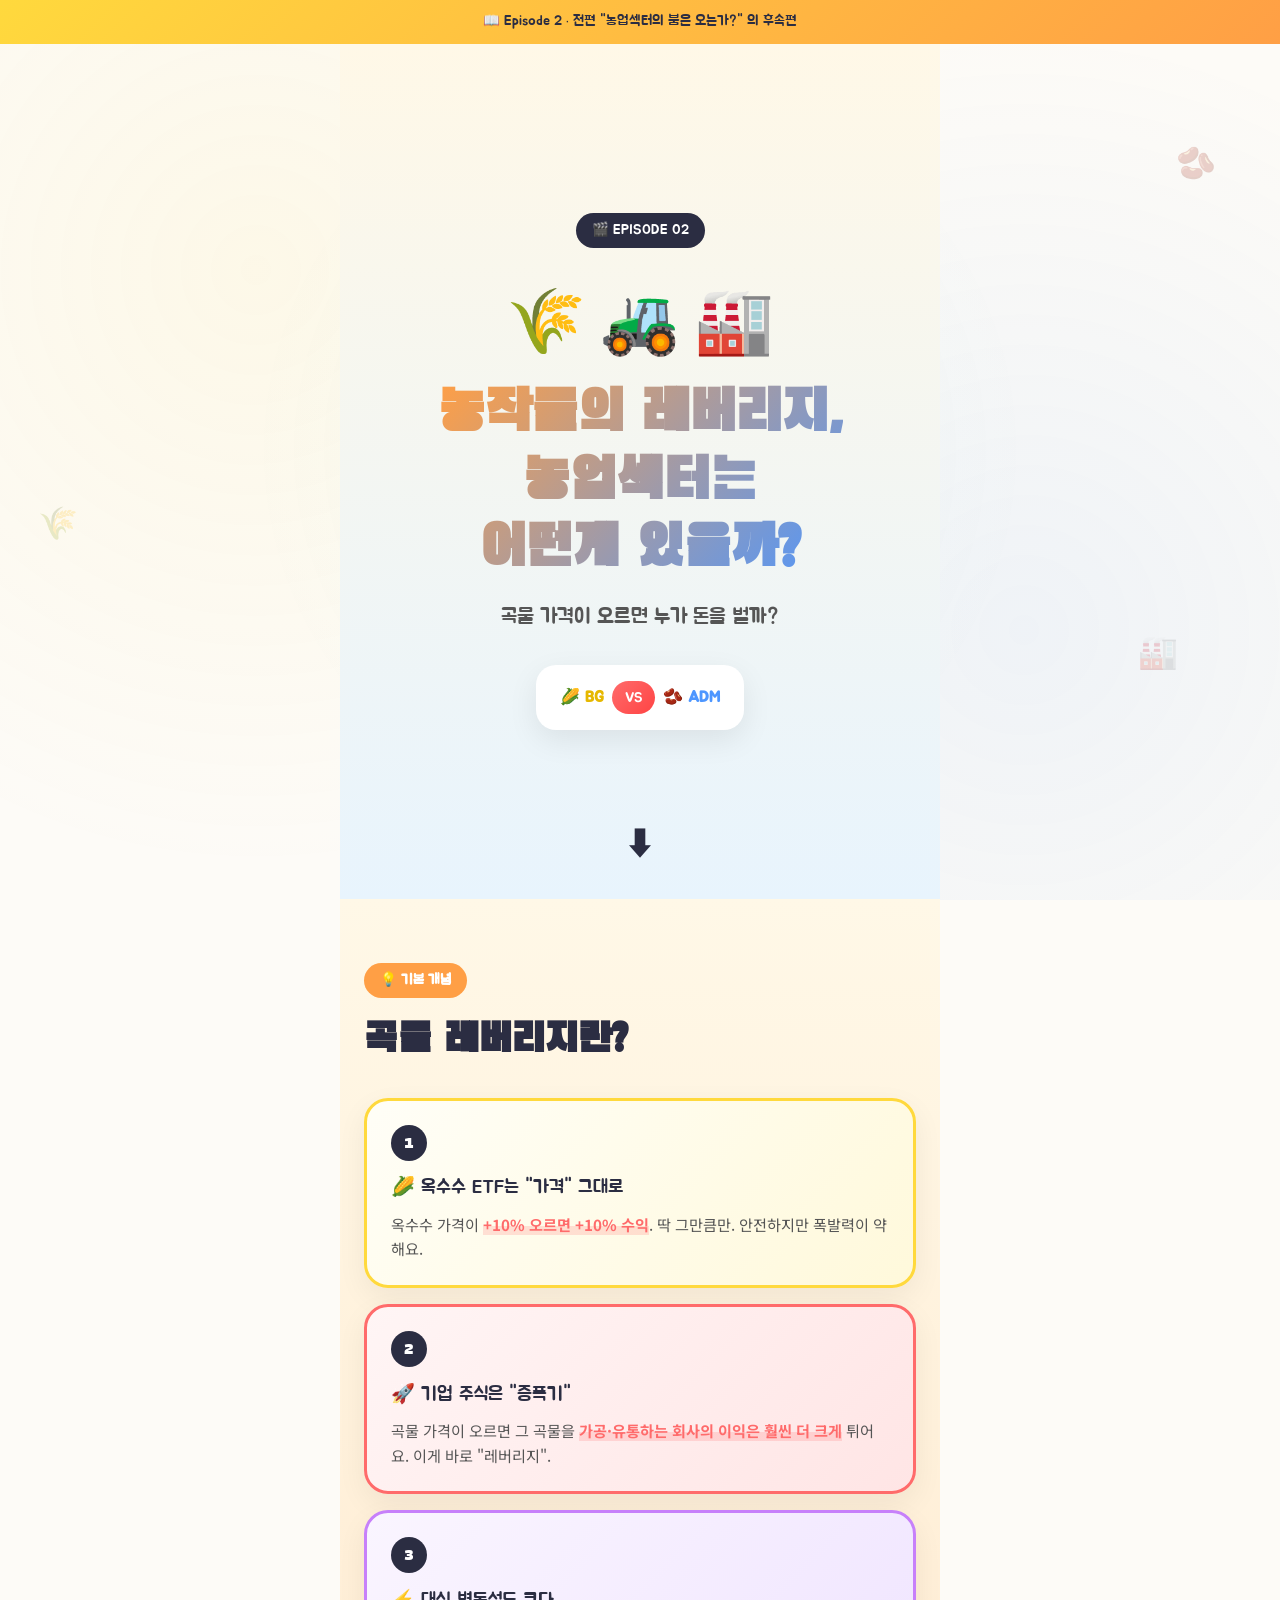
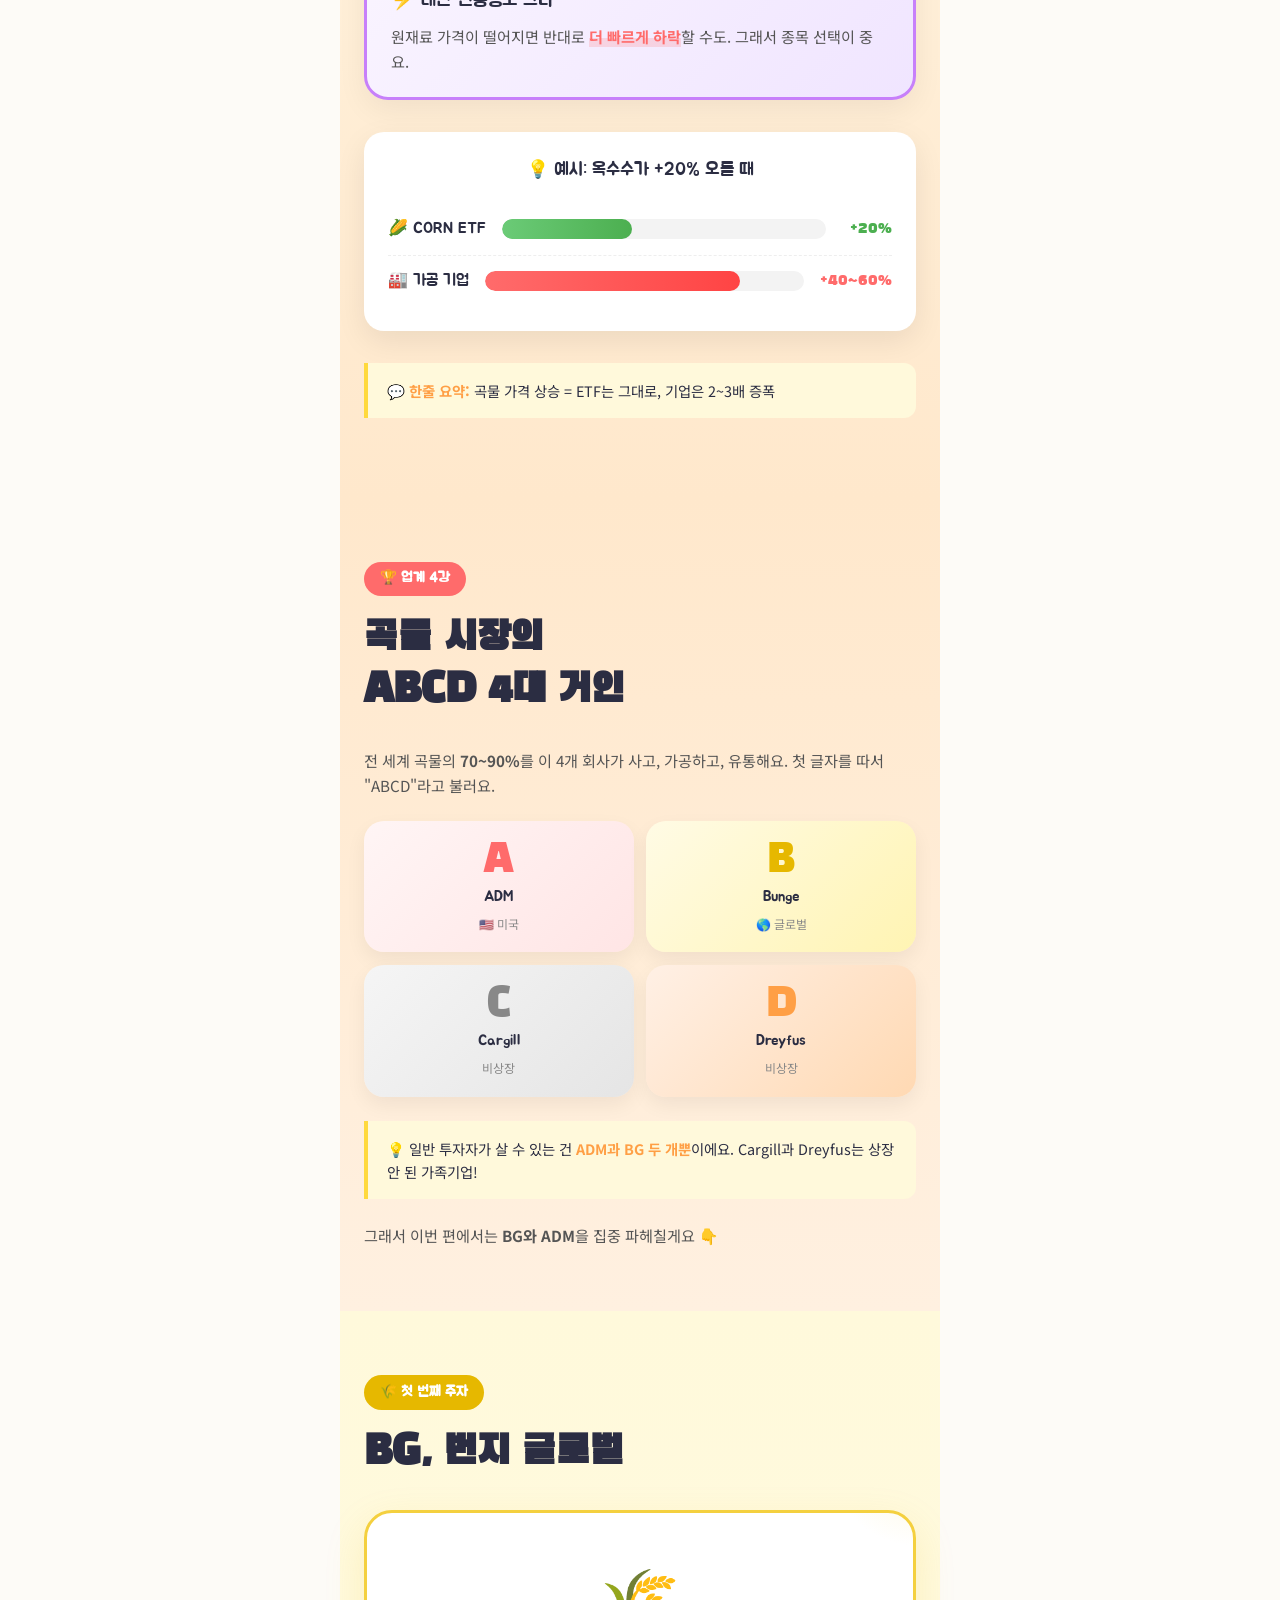
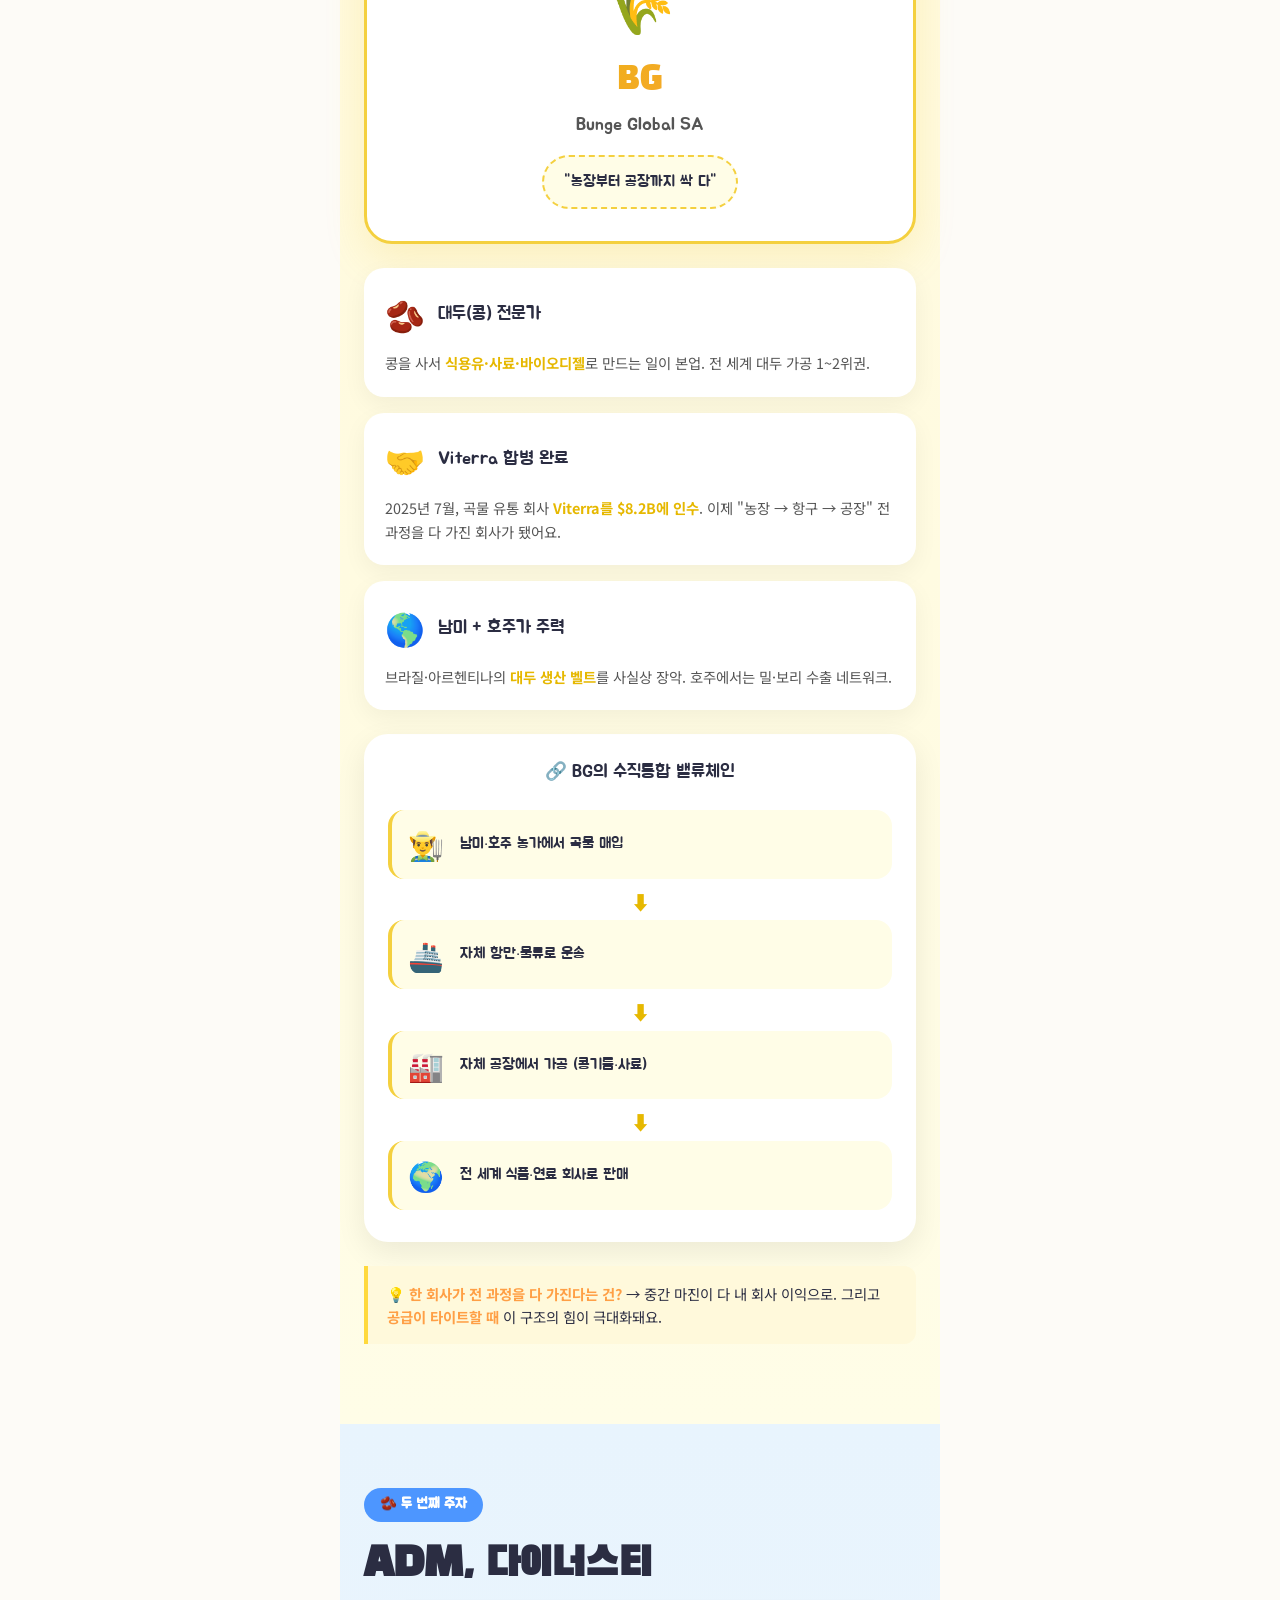
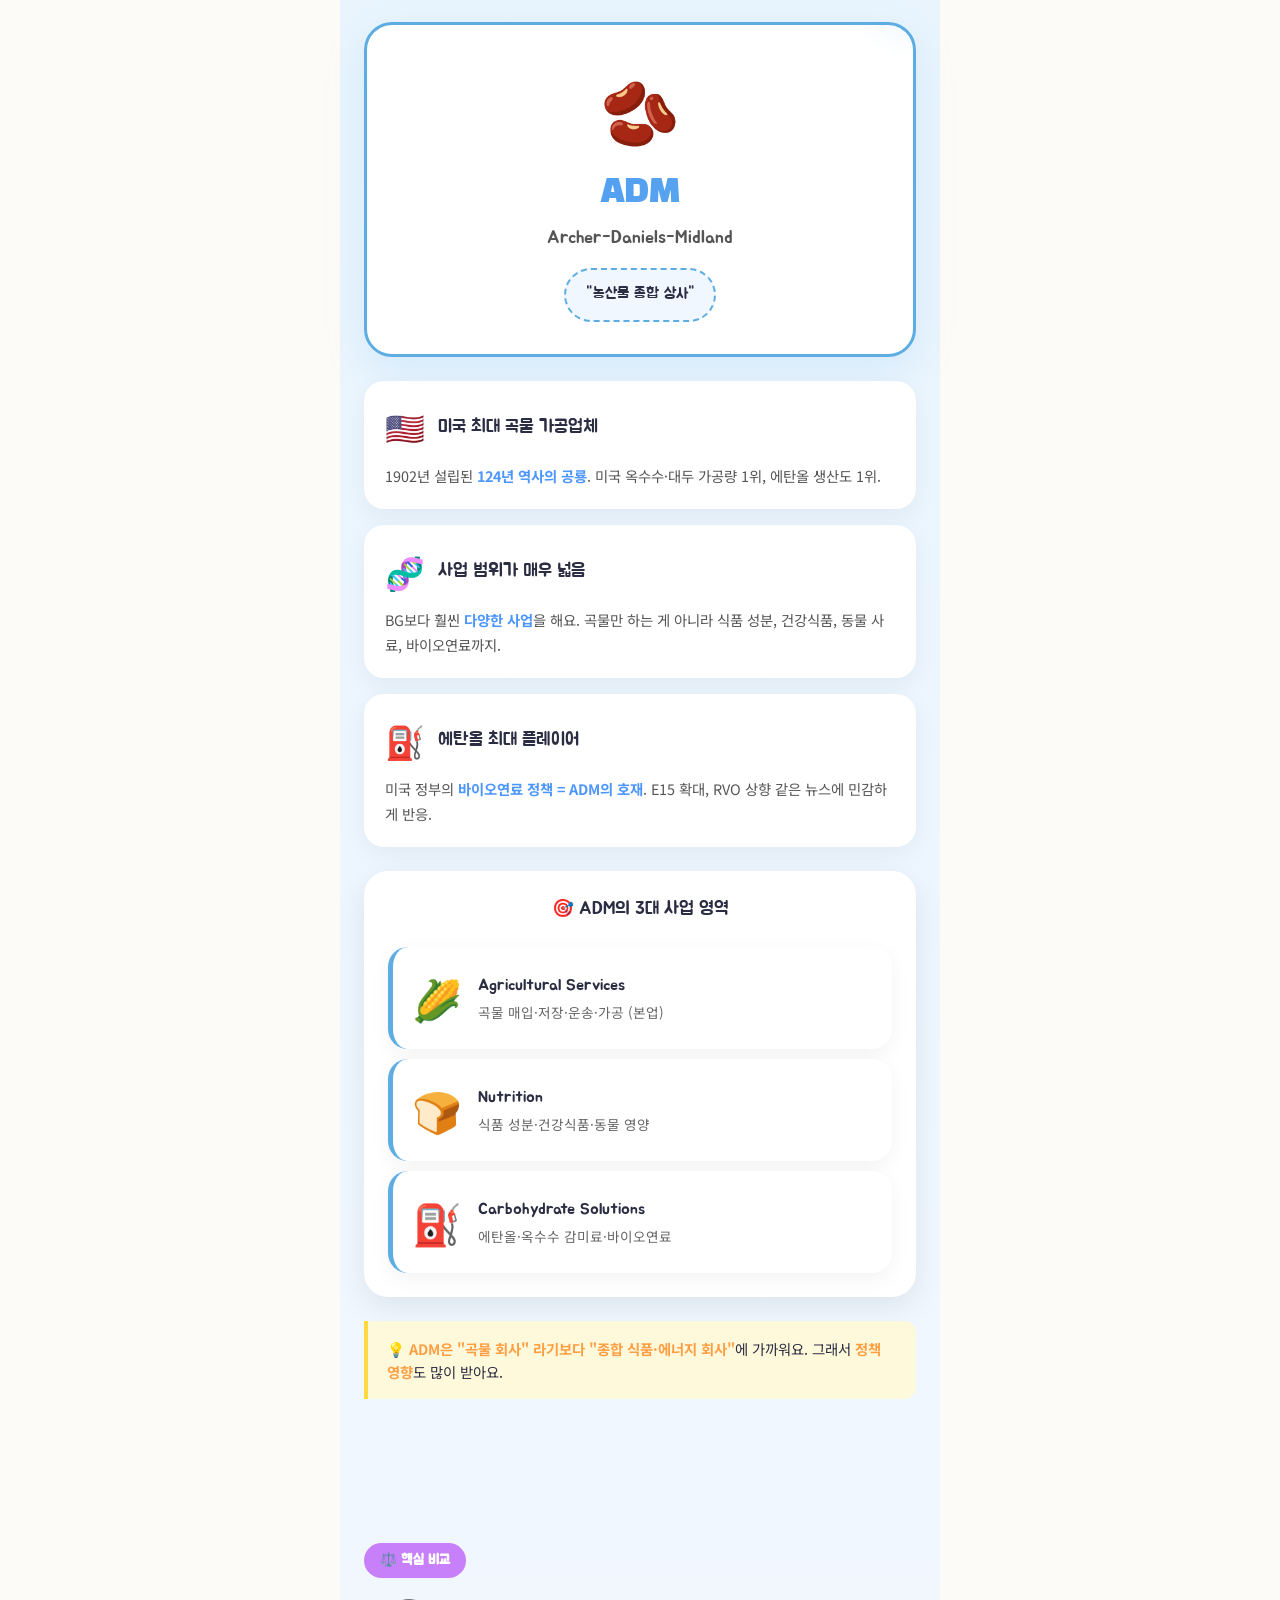
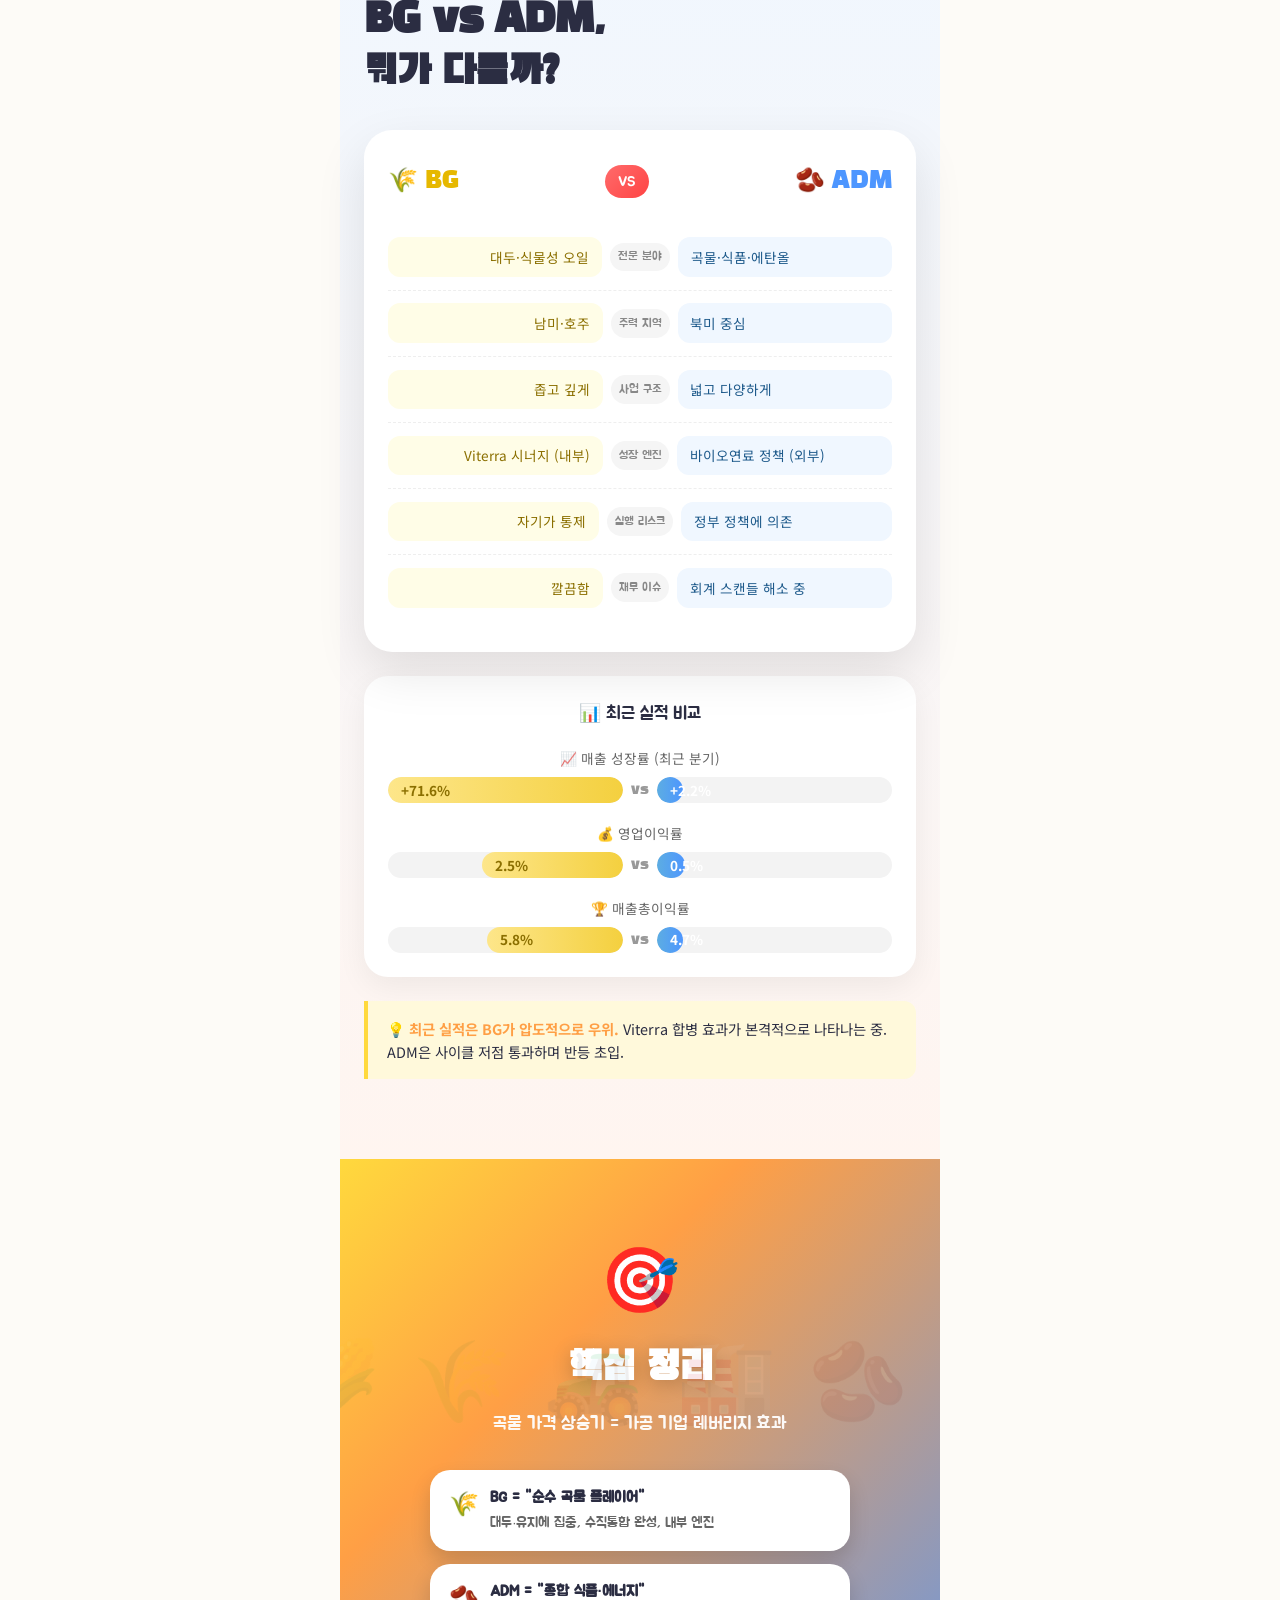
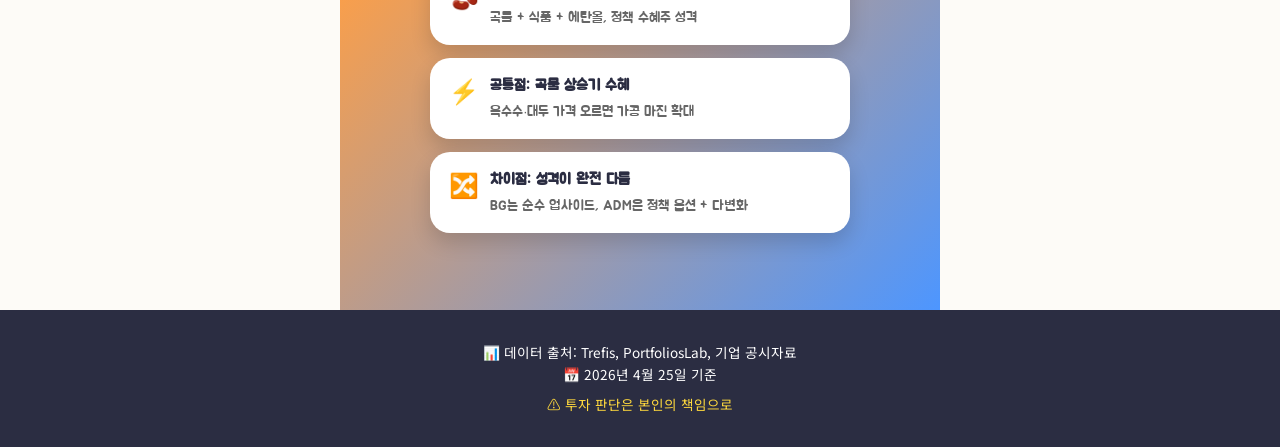
<file: reports/agri_leverage.html>
<!DOCTYPE html>
<html lang="ko">
<head>
<meta charset="UTF-8">
<meta name="viewport" content="width=device-width, initial-scale=1.0">
<title>🚜 농작물의 레버리지, 농업섹터는 어떤게 있을까?</title>
<link href="https://fonts.googleapis.com/css2?family=Gaegu:wght@400;700&family=Black+Han+Sans&family=Jua&family=Noto+Sans+KR:wght@400;500;700;900&display=swap" rel="stylesheet">
<style>
:root {
  --corn: #FFD93D;
  --sky: #6BCB77;
  --coral: #FF6B6B;
  --berry: #C780FA;
  --ocean: #4D96FF;
  --sun: #FF9F45;
  --mint: #4ECDC4;
  --cream: #FFF8E7;
  --ink: #2B2D42;
  --soft: #FDFBF7;
  --bg-yellow: #F4D03F;
  --adm-blue: #5DADE2;
}

* { margin: 0; padding: 0; box-sizing: border-box; -webkit-tap-highlight-color: transparent; }

html { scroll-behavior: smooth; }

body {
  font-family: 'Noto Sans KR', sans-serif;
  background: var(--soft);
  color: var(--ink);
  overflow-x: hidden;
  line-height: 1.6;
}

body::before {
  content: '';
  position: fixed;
  inset: 0;
  background-image: 
    radial-gradient(circle at 20% 30%, rgba(255, 217, 61, 0.08) 0%, transparent 50%),
    radial-gradient(circle at 80% 70%, rgba(77, 150, 255, 0.08) 0%, transparent 50%),
    radial-gradient(circle at 50% 50%, rgba(78, 205, 196, 0.05) 0%, transparent 50%);
  z-index: -1;
  pointer-events: none;
}

/* 이전 화 연결 배너 */
.prev-banner {
  background: linear-gradient(135deg, var(--corn), var(--sun));
  padding: 0.7rem 1rem;
  text-align: center;
  font-family: 'Jua', sans-serif;
  font-size: 0.85rem;
  color: var(--ink);
}

/* 히어로 */
.hero {
  min-height: 95vh;
  display: flex;
  flex-direction: column;
  justify-content: center;
  align-items: center;
  padding: 2rem 1.5rem;
  text-align: center;
  position: relative;
  background: linear-gradient(180deg, #FFF8E7 0%, #E8F4FD 100%);
}

.episode-tag {
  background: var(--ink);
  color: white;
  padding: 0.4rem 1rem;
  border-radius: 50px;
  font-family: 'Jua', sans-serif;
  font-size: 0.85rem;
  margin-bottom: 1rem;
  animation: fadeInUp 1s ease-out;
}

.hero-emojis {
  font-size: 4rem;
  margin-bottom: 1rem;
  animation: shake 3s ease-in-out infinite;
}

@keyframes shake {
  0%, 100% { transform: translateX(0); }
  25% { transform: translateX(-10px) rotate(-5deg); }
  75% { transform: translateX(10px) rotate(5deg); }
}

.hero-title {
  font-family: 'Black Han Sans', sans-serif;
  font-size: clamp(2rem, 8vw, 3.5rem);
  line-height: 1.2;
  margin-bottom: 1rem;
  background: linear-gradient(135deg, var(--sun) 0%, var(--ocean) 100%);
  -webkit-background-clip: text;
  -webkit-text-fill-color: transparent;
  background-clip: text;
  animation: fadeInUp 1s ease-out 0.2s backwards;
}

.hero-subtitle {
  font-family: 'Jua', sans-serif;
  font-size: clamp(1rem, 4vw, 1.3rem);
  color: #555;
  margin-bottom: 2rem;
  animation: fadeInUp 1s ease-out 0.4s backwards;
}

.hero-focus {
  background: white;
  padding: 1rem 1.5rem;
  border-radius: 20px;
  box-shadow: 0 10px 30px rgba(0,0,0,0.08);
  animation: fadeInUp 1s ease-out 0.6s backwards;
  display: inline-flex;
  align-items: center;
  gap: 0.5rem;
  font-family: 'Jua', sans-serif;
}

.hero-focus .vs {
  background: linear-gradient(135deg, var(--coral), #FF4444);
  color: white;
  padding: 0.3rem 0.8rem;
  border-radius: 50px;
  font-size: 0.9rem;
}

.scroll-hint {
  position: absolute;
  bottom: 2rem;
  animation: scrollBounce 2s ease-in-out infinite;
  font-size: 2rem;
}

@keyframes scrollBounce {
  0%, 100% { transform: translateY(0); opacity: 0.5; }
  50% { transform: translateY(10px); opacity: 1; }
}

section {
  padding: 4rem 1.5rem;
  max-width: 600px;
  margin: 0 auto;
}

.section-tag {
  display: inline-block;
  color: white;
  padding: 0.4rem 1rem;
  border-radius: 50px;
  font-size: 0.85rem;
  font-weight: 700;
  margin-bottom: 1rem;
  font-family: 'Jua', sans-serif;
}

.section-title {
  font-family: 'Black Han Sans', sans-serif;
  font-size: clamp(1.8rem, 6vw, 2.5rem);
  line-height: 1.3;
  margin-bottom: 2rem;
}

.section-title .highlight {
  position: relative;
  display: inline-block;
}

.section-title .highlight::after {
  content: '';
  position: absolute;
  bottom: 5px;
  left: -2px;
  right: -2px;
  height: 12px;
  z-index: -1;
  border-radius: 4px;
}

/* 섹션 1: 레버리지 개념 */
.intro {
  background: linear-gradient(180deg, #FFF8E7 0%, #FFE8CC 100%);
}

.intro .section-tag { background: var(--sun); }
.intro .section-title .highlight::after { background: var(--corn); }

.concept-card {
  background: white;
  border-radius: 24px;
  padding: 1.5rem;
  margin-bottom: 1rem;
  box-shadow: 0 10px 30px rgba(0,0,0,0.06);
  opacity: 0;
  transform: translateY(30px);
  transition: all 0.8s ease-out;
  border: 3px solid transparent;
}

.concept-card.visible {
  opacity: 1;
  transform: translateY(0);
}

.concept-card.one { border-color: var(--corn); background: linear-gradient(135deg, #FFFEF7, #FFF9DB); }
.concept-card.two { border-color: var(--coral); background: linear-gradient(135deg, #FFF5F5, #FFE5E5); }
.concept-card.three { border-color: var(--berry); background: linear-gradient(135deg, #FAF5FF, #F0E5FF); }

.concept-num {
  display: inline-block;
  background: var(--ink);
  color: white;
  width: 36px;
  height: 36px;
  border-radius: 50%;
  text-align: center;
  line-height: 36px;
  font-family: 'Black Han Sans', sans-serif;
  margin-bottom: 0.8rem;
}

.concept-title {
  font-family: 'Jua', sans-serif;
  font-size: 1.2rem;
  margin-bottom: 0.5rem;
}

.concept-text {
  font-size: 0.95rem;
  color: #555;
}

.concept-text strong {
  color: var(--coral);
  background: linear-gradient(180deg, transparent 60%, rgba(255,107,107,0.2) 60%);
}

.lev-example {
  background: white;
  border-radius: 20px;
  padding: 1.5rem;
  margin: 2rem 0;
  box-shadow: 0 10px 30px rgba(0,0,0,0.08);
}

.lev-row {
  display: flex;
  align-items: center;
  justify-content: space-between;
  padding: 0.8rem 0;
  border-bottom: 1px dashed #eee;
}

.lev-row:last-child { border-bottom: none; }

.lev-label {
  font-family: 'Jua', sans-serif;
  font-size: 1rem;
}

.lev-bar {
  flex: 1;
  margin: 0 1rem;
  background: #f3f3f3;
  height: 20px;
  border-radius: 50px;
  overflow: hidden;
  position: relative;
}

.lev-fill {
  height: 100%;
  border-radius: 50px;
  width: 0;
  transition: width 1.5s cubic-bezier(0.34, 1.56, 0.64, 1);
}

.lev-fill.small { background: linear-gradient(90deg, var(--sky), #4CAF50); }
.lev-fill.big { background: linear-gradient(90deg, var(--coral), #FF4444); }

.lev-value {
  font-family: 'Black Han Sans', sans-serif;
  font-size: 1rem;
  min-width: 50px;
  text-align: right;
}

/* 섹션 2: ABCD 4강체제 */
.abcd {
  background: linear-gradient(180deg, #FFE8CC 0%, #FFF0E0 100%);
}

.abcd .section-tag { background: var(--coral); }
.abcd .section-title .highlight::after { background: var(--sun); }

.abcd-grid {
  display: grid;
  grid-template-columns: repeat(2, 1fr);
  gap: 0.8rem;
  margin: 1.5rem 0;
}

.abcd-card {
  background: white;
  border-radius: 20px;
  padding: 1.2rem 1rem;
  text-align: center;
  box-shadow: 0 8px 20px rgba(0,0,0,0.06);
  opacity: 0;
  transform: scale(0.9);
  transition: all 0.6s ease-out;
}

.abcd-card.visible { opacity: 1; transform: scale(1); }
.abcd-card:nth-child(2) { transition-delay: 0.1s; }
.abcd-card:nth-child(3) { transition-delay: 0.2s; }
.abcd-card:nth-child(4) { transition-delay: 0.3s; }

.abcd-letter {
  font-family: 'Black Han Sans', sans-serif;
  font-size: 2.5rem;
  line-height: 1;
  margin-bottom: 0.3rem;
}

.abcd-name {
  font-family: 'Jua', sans-serif;
  font-size: 0.95rem;
  margin-bottom: 0.3rem;
}

.abcd-note {
  font-size: 0.75rem;
  color: #888;
}

.abcd-card.a { background: linear-gradient(135deg, #FFF5F5, #FFE5E5); }
.abcd-card.a .abcd-letter { color: var(--coral); }
.abcd-card.b { background: linear-gradient(135deg, #FFFBE5, #FFF4B3); }
.abcd-card.b .abcd-letter { color: #E6B800; }
.abcd-card.c { background: linear-gradient(135deg, #F5F5F5, #E5E5E5); }
.abcd-card.c .abcd-letter { color: #888; }
.abcd-card.d { background: linear-gradient(135deg, #FFF0E5, #FFD9B3); }
.abcd-card.d .abcd-letter { color: var(--sun); }

.note-box {
  background: #FFF9DB;
  border-left: 4px solid var(--corn);
  padding: 1rem 1.2rem;
  border-radius: 0 12px 12px 0;
  margin: 1rem 0;
  font-size: 0.9rem;
}

.note-box strong { color: var(--sun); }

/* 섹션 3: BG 소개 */
.bg-section {
  background: linear-gradient(180deg, #FFF9DB 0%, #FFFDE7 100%);
}

.bg-section .section-tag { background: #E6B800; }
.bg-section .section-title .highlight::after { background: var(--bg-yellow); }

.company-header {
  background: white;
  border-radius: 28px;
  padding: 2rem 1.5rem;
  text-align: center;
  margin-bottom: 1.5rem;
  box-shadow: 0 15px 40px rgba(230, 184, 0, 0.15);
  border: 3px solid var(--bg-yellow);
  position: relative;
  overflow: hidden;
}

.company-header::before {
  content: '';
  position: absolute;
  top: -50%;
  right: -20%;
  width: 200px;
  height: 200px;
  background: radial-gradient(circle, rgba(244, 208, 63, 0.2) 0%, transparent 70%);
  border-radius: 50%;
}

.company-emoji {
  font-size: 4rem;
  margin-bottom: 0.5rem;
  display: inline-block;
  animation: wiggle 3s ease-in-out infinite;
}

@keyframes wiggle {
  0%, 100% { transform: rotate(0deg); }
  25% { transform: rotate(-10deg); }
  75% { transform: rotate(10deg); }
}

.company-ticker {
  font-family: 'Black Han Sans', sans-serif;
  font-size: 2rem;
  background: linear-gradient(135deg, #E6B800, var(--sun));
  -webkit-background-clip: text;
  -webkit-text-fill-color: transparent;
  background-clip: text;
  margin-bottom: 0.3rem;
}

.company-name {
  font-family: 'Jua', sans-serif;
  font-size: 1.1rem;
  color: #555;
  margin-bottom: 1rem;
}

.company-tagline {
  background: #FFFDE7;
  color: var(--ink);
  padding: 0.8rem 1.2rem;
  border-radius: 50px;
  display: inline-block;
  font-family: 'Jua', sans-serif;
  font-size: 0.95rem;
  border: 2px dashed var(--bg-yellow);
}

.biz-card {
  background: white;
  border-radius: 20px;
  padding: 1.3rem;
  margin-bottom: 1rem;
  box-shadow: 0 8px 25px rgba(0,0,0,0.05);
  opacity: 0;
  transform: translateX(-20px);
  transition: all 0.6s ease-out;
}

.biz-card.visible { opacity: 1; transform: translateX(0); }

.biz-header {
  display: flex;
  align-items: center;
  gap: 0.8rem;
  margin-bottom: 0.7rem;
}

.biz-icon {
  font-size: 2rem;
  flex-shrink: 0;
}

.biz-title {
  font-family: 'Jua', sans-serif;
  font-size: 1.1rem;
  flex: 1;
}

.biz-desc {
  font-size: 0.9rem;
  color: #555;
  line-height: 1.7;
}

.biz-desc strong { color: #E6B800; }

/* 수직통합 플로우 */
.flow-chain {
  background: white;
  border-radius: 24px;
  padding: 1.5rem;
  margin: 1.5rem 0;
  box-shadow: 0 10px 30px rgba(0,0,0,0.08);
}

.flow-chain-title {
  font-family: 'Jua', sans-serif;
  font-size: 1.1rem;
  text-align: center;
  margin-bottom: 1.5rem;
}

.chain-item {
  display: flex;
  align-items: center;
  gap: 1rem;
  padding: 0.7rem 1rem;
  background: #FFFDE7;
  border-radius: 16px;
  margin-bottom: 0.5rem;
  border-left: 4px solid var(--bg-yellow);
}

.chain-emoji {
  font-size: 1.8rem;
}

.chain-text {
  flex: 1;
  font-family: 'Jua', sans-serif;
  font-size: 0.95rem;
}

.chain-arrow {
  text-align: center;
  color: #E6B800;
  font-size: 1.2rem;
  margin: 0.2rem 0;
}

/* 섹션 4: ADM 소개 */
.adm-section {
  background: linear-gradient(180deg, #E8F4FD 0%, #F0F7FF 100%);
}

.adm-section .section-tag { background: var(--ocean); }
.adm-section .section-title .highlight::after { background: var(--adm-blue); }

.adm-section .company-header {
  border-color: var(--adm-blue);
  box-shadow: 0 15px 40px rgba(93, 173, 226, 0.15);
}

.adm-section .company-header::before {
  background: radial-gradient(circle, rgba(93, 173, 226, 0.2) 0%, transparent 70%);
}

.adm-section .company-ticker {
  background: linear-gradient(135deg, var(--ocean), var(--adm-blue));
  -webkit-background-clip: text;
  -webkit-text-fill-color: transparent;
  background-clip: text;
}

.adm-section .company-tagline {
  background: #F0F7FF;
  border-color: var(--adm-blue);
}

.adm-section .biz-desc strong { color: var(--ocean); }

.adm-section .chain-item {
  background: #F0F7FF;
  border-left-color: var(--adm-blue);
}

.adm-section .chain-arrow { color: var(--ocean); }

.segment-grid {
  display: grid;
  grid-template-columns: 1fr;
  gap: 0.8rem;
  margin: 1.5rem 0;
}

.segment-box {
  background: white;
  border-radius: 20px;
  padding: 1.2rem;
  box-shadow: 0 6px 20px rgba(0,0,0,0.05);
  display: flex;
  align-items: center;
  gap: 1rem;
  border-left: 5px solid var(--adm-blue);
}

.segment-emoji {
  font-size: 2.5rem;
  flex-shrink: 0;
}

.segment-content { flex: 1; }

.segment-name {
  font-family: 'Jua', sans-serif;
  font-size: 1rem;
  margin-bottom: 0.2rem;
}

.segment-desc {
  font-size: 0.85rem;
  color: #666;
}

/* 섹션 5: 비교 */
.compare {
  background: linear-gradient(180deg, #F0F7FF 0%, #FFF5F0 100%);
}

.compare .section-tag { background: var(--berry); }
.compare .section-title .highlight::after { background: var(--coral); }

.vs-card {
  background: white;
  border-radius: 28px;
  padding: 2rem 1.5rem;
  box-shadow: 0 20px 50px rgba(0,0,0,0.1);
  margin: 1.5rem 0;
  position: relative;
  overflow: hidden;
}

.vs-label-top {
  display: flex;
  justify-content: space-between;
  align-items: center;
  margin-bottom: 1.5rem;
  font-family: 'Black Han Sans', sans-serif;
  font-size: 1.5rem;
}

.vs-bg-label {
  color: #E6B800;
}

.vs-adm-label {
  color: var(--ocean);
}

.vs-divider {
  background: linear-gradient(135deg, var(--coral), #FF4444);
  color: white;
  padding: 0.3rem 0.8rem;
  border-radius: 50px;
  font-size: 0.9rem;
  font-family: 'Jua', sans-serif;
}

.compare-row {
  display: grid;
  grid-template-columns: 1fr auto 1fr;
  gap: 0.5rem;
  padding: 0.8rem 0;
  border-bottom: 1px dashed #eee;
  align-items: center;
}

.compare-row:last-child { border-bottom: none; }

.compare-bg, .compare-adm {
  font-size: 0.85rem;
  padding: 0.6rem 0.8rem;
  border-radius: 12px;
  line-height: 1.5;
}

.compare-bg {
  background: #FFFDE7;
  color: #8B6F00;
  text-align: right;
}

.compare-adm {
  background: #F0F7FF;
  color: #1E5A8B;
  text-align: left;
}

.compare-label {
  font-family: 'Jua', sans-serif;
  font-size: 0.75rem;
  color: #888;
  text-align: center;
  padding: 0.3rem 0.5rem;
  background: #f5f5f5;
  border-radius: 50px;
  white-space: nowrap;
}

/* 숫자 비교 바 */
.metric-comparison {
  background: white;
  border-radius: 24px;
  padding: 1.5rem;
  margin: 1.5rem 0;
  box-shadow: 0 10px 30px rgba(0,0,0,0.06);
}

.metric-title {
  font-family: 'Jua', sans-serif;
  font-size: 1.1rem;
  text-align: center;
  margin-bottom: 1.2rem;
}

.metric-item {
  margin-bottom: 1.2rem;
}

.metric-item:last-child { margin-bottom: 0; }

.metric-label {
  font-size: 0.85rem;
  color: #666;
  margin-bottom: 0.5rem;
  text-align: center;
}

.metric-bars {
  display: grid;
  grid-template-columns: 1fr auto 1fr;
  gap: 0.5rem;
  align-items: center;
}

.metric-bar-bg, .metric-bar-adm {
  background: #f3f3f3;
  height: 26px;
  border-radius: 50px;
  overflow: hidden;
  position: relative;
  display: flex;
  align-items: center;
}

.metric-bar-bg {
  justify-content: flex-end;
}

.metric-fill-bg {
  height: 100%;
  background: linear-gradient(90deg, #FDE68A, var(--bg-yellow));
  border-radius: 50px;
  width: 0;
  transition: width 2s cubic-bezier(0.34, 1.56, 0.64, 1);
  display: flex;
  align-items: center;
  padding: 0 0.8rem;
  color: #8B6F00;
  font-weight: 700;
  font-size: 0.85rem;
  min-width: fit-content;
  justify-content: flex-start;
}

.metric-fill-adm {
  height: 100%;
  background: linear-gradient(90deg, var(--adm-blue), var(--ocean));
  border-radius: 50px;
  width: 0;
  transition: width 2s cubic-bezier(0.34, 1.56, 0.64, 1);
  display: flex;
  align-items: center;
  padding: 0 0.8rem;
  color: white;
  font-weight: 700;
  font-size: 0.85rem;
}

.metric-vs {
  font-family: 'Black Han Sans', sans-serif;
  font-size: 0.9rem;
  color: #999;
}

/* 섹션 6: 요약 */
.summary {
  background: linear-gradient(135deg, var(--corn) 0%, var(--sun) 30%, var(--ocean) 100%);
  padding: 4rem 1.5rem;
  text-align: center;
  color: white;
  position: relative;
  overflow: hidden;
}

.summary::before {
  content: '🌽🌾🚜🏭🫘🌽';
  position: absolute;
  top: 20%;
  left: -10%;
  right: -10%;
  font-size: 5rem;
  opacity: 0.1;
  white-space: nowrap;
  letter-spacing: 2rem;
  animation: slide 20s linear infinite;
}

@keyframes slide {
  0% { transform: translateX(0); }
  100% { transform: translateX(-50%); }
}

.summary-emoji {
  font-size: 4rem;
  margin-bottom: 1rem;
  animation: bounce 2s ease-in-out infinite;
  display: inline-block;
}

@keyframes bounce {
  0%, 100% { transform: translateY(0) rotate(-5deg); }
  50% { transform: translateY(-15px) rotate(5deg); }
}

.summary-title {
  font-family: 'Black Han Sans', sans-serif;
  font-size: clamp(1.8rem, 6vw, 2.5rem);
  line-height: 1.3;
  margin-bottom: 1rem;
  text-shadow: 0 4px 20px rgba(0,0,0,0.2);
}

.summary-text {
  font-family: 'Jua', sans-serif;
  font-size: 1.1rem;
  margin-bottom: 2rem;
  max-width: 400px;
  margin-left: auto;
  margin-right: auto;
  opacity: 0.95;
}

.summary-point {
  background: white;
  color: var(--ink);
  padding: 1rem 1.2rem;
  border-radius: 20px;
  font-family: 'Jua', sans-serif;
  font-size: 0.95rem;
  box-shadow: 0 10px 20px rgba(0,0,0,0.15);
  margin-bottom: 0.8rem;
  opacity: 0;
  transform: translateY(20px);
  transition: all 0.6s ease-out;
  text-align: left;
  max-width: 420px;
  margin-left: auto;
  margin-right: auto;
  display: flex;
  align-items: start;
  gap: 0.7rem;
}

.summary-point.visible {
  opacity: 1;
  transform: translateY(0);
}

.summary-point:nth-child(2) { transition-delay: 0.15s; }
.summary-point:nth-child(3) { transition-delay: 0.3s; }
.summary-point:nth-child(4) { transition-delay: 0.45s; }

.sp-emoji {
  font-size: 1.5rem;
  flex-shrink: 0;
}

.sp-content { flex: 1; }

.sp-title {
  font-weight: 700;
  margin-bottom: 0.2rem;
}

.sp-desc {
  font-size: 0.85rem;
  color: #666;
}

footer {
  background: var(--ink);
  color: white;
  padding: 2rem 1.5rem;
  text-align: center;
  font-size: 0.85rem;
}

footer .warn {
  color: var(--corn);
  margin-top: 0.5rem;
}

@keyframes fadeInUp {
  from { opacity: 0; transform: translateY(30px); }
  to { opacity: 1; transform: translateY(0); }
}

.floating-emoji {
  position: fixed;
  font-size: 2rem;
  pointer-events: none;
  z-index: -1;
  opacity: 0.2;
}

.floating-emoji.e1 { top: 15%; right: 5%; animation: float1 8s ease-in-out infinite; }
.floating-emoji.e2 { top: 55%; left: 3%; animation: float2 10s ease-in-out infinite; }
.floating-emoji.e3 { bottom: 25%; right: 8%; animation: float3 7s ease-in-out infinite; }

@keyframes float1 {
  0%, 100% { transform: translate(0, 0) rotate(0); }
  50% { transform: translate(20px, -30px) rotate(20deg); }
}
@keyframes float2 {
  0%, 100% { transform: translate(0, 0) rotate(0); }
  50% { transform: translate(-20px, 40px) rotate(-15deg); }
}
@keyframes float3 {
  0%, 100% { transform: translate(0, 0) rotate(0); }
  50% { transform: translate(30px, -20px) rotate(25deg); }
}
</style>
</head>
<body>

<div class="floating-emoji e1">🫘</div>
<div class="floating-emoji e2">🌾</div>
<div class="floating-emoji e3">🏭</div>

<div class="prev-banner">📖 Episode 2 · 전편 "농업섹터의 붐은 오는가?" 의 후속편</div>

<!-- 히어로 -->
<section class="hero">
  <div class="episode-tag">🎬 EPISODE 02</div>
  <div class="hero-emojis">🌾 🚜 🏭</div>
  <h1 class="hero-title">농작물의 레버리지,<br>농업섹터는<br>어떤게 있을까?</h1>
  <p class="hero-subtitle">곡물 가격이 오르면 누가 돈을 벌까?</p>
  <div class="hero-focus">
    <span style="color:#E6B800; font-weight:700;">🌽 BG</span>
    <span class="vs">VS</span>
    <span style="color: var(--ocean); font-weight:700;">🫘 ADM</span>
  </div>
  <div class="scroll-hint">⬇️</div>
</section>

<!-- 섹션 1: 레버리지 개념 -->
<section class="intro">
  <span class="section-tag">💡 기본 개념</span>
  <h2 class="section-title">곡물 <span class="highlight">레버리지</span>란?</h2>

  <div class="concept-card one">
    <div class="concept-num">1</div>
    <div class="concept-title">🌽 옥수수 ETF는 "가격" 그대로</div>
    <p class="concept-text">옥수수 가격이 <strong>+10% 오르면 +10% 수익</strong>. 딱 그만큼만. 안전하지만 폭발력이 약해요.</p>
  </div>

  <div class="concept-card two">
    <div class="concept-num">2</div>
    <div class="concept-title">🚀 기업 주식은 "증폭기"</div>
    <p class="concept-text">곡물 가격이 오르면 그 곡물을 <strong>가공·유통하는 회사의 이익은 훨씬 더 크게</strong> 튀어요. 이게 바로 "레버리지".</p>
  </div>

  <div class="concept-card three">
    <div class="concept-num">3</div>
    <div class="concept-title">⚡ 대신 변동성도 크다</div>
    <p class="concept-text">원재료 가격이 떨어지면 반대로 <strong>더 빠르게 하락</strong>할 수도. 그래서 종목 선택이 중요.</p>
  </div>

  <div class="lev-example">
    <div class="metric-title">💡 예시: 옥수수가 +20% 오를 때</div>
    <div class="lev-row">
      <div class="lev-label">🌽 CORN ETF</div>
      <div class="lev-bar"><div class="lev-fill small" data-width="40%"></div></div>
      <div class="lev-value" style="color:#4CAF50;">+20%</div>
    </div>
    <div class="lev-row">
      <div class="lev-label">🏭 가공 기업</div>
      <div class="lev-bar"><div class="lev-fill big" data-width="80%"></div></div>
      <div class="lev-value" style="color:var(--coral);">+40~60%</div>
    </div>
  </div>

  <div class="note-box">
    💬 <strong>한줄 요약:</strong> 곡물 가격 상승 = ETF는 그대로, 기업은 2~3배 증폭
  </div>
</section>

<!-- 섹션 2: ABCD 4강체제 -->
<section class="abcd">
  <span class="section-tag">🏆 업계 4강</span>
  <h2 class="section-title">곡물 시장의<br><span class="highlight">ABCD</span> 4대 거인</h2>

  <p style="font-size: 0.95rem; color: #555; margin-bottom: 1rem;">전 세계 곡물의 <strong>70~90%</strong>를 이 4개 회사가 사고, 가공하고, 유통해요. 첫 글자를 따서 "ABCD"라고 불러요.</p>

  <div class="abcd-grid">
    <div class="abcd-card a">
      <div class="abcd-letter">A</div>
      <div class="abcd-name">ADM</div>
      <div class="abcd-note">🇺🇸 미국</div>
    </div>
    <div class="abcd-card b">
      <div class="abcd-letter">B</div>
      <div class="abcd-name">Bunge</div>
      <div class="abcd-note">🌎 글로벌</div>
    </div>
    <div class="abcd-card c">
      <div class="abcd-letter">C</div>
      <div class="abcd-name">Cargill</div>
      <div class="abcd-note">비상장</div>
    </div>
    <div class="abcd-card d">
      <div class="abcd-letter">D</div>
      <div class="abcd-name">Dreyfus</div>
      <div class="abcd-note">비상장</div>
    </div>
  </div>

  <div class="note-box">
    💡 일반 투자자가 살 수 있는 건 <strong>ADM과 BG 두 개뿐</strong>이에요. Cargill과 Dreyfus는 상장 안 된 가족기업!
  </div>

  <p style="font-size: 0.95rem; color: #555; margin-top: 1.5rem;">그래서 이번 편에서는 <strong>BG와 ADM</strong>을 집중 파헤칠게요 👇</p>
</section>

<!-- 섹션 3: BG 소개 -->
<section class="bg-section">
  <span class="section-tag">🌾 첫 번째 주자</span>
  <h2 class="section-title">BG, <span class="highlight">번지 글로벌</span></h2>

  <div class="company-header">
    <div class="company-emoji">🌾</div>
    <div class="company-ticker">BG</div>
    <div class="company-name">Bunge Global SA</div>
    <div class="company-tagline">"농장부터 공장까지 싹 다"</div>
  </div>

  <div class="biz-card">
    <div class="biz-header">
      <div class="biz-icon">🫘</div>
      <div class="biz-title">대두(콩) 전문가</div>
    </div>
    <p class="biz-desc">콩을 사서 <strong>식용유·사료·바이오디젤</strong>로 만드는 일이 본업. 전 세계 대두 가공 1~2위권.</p>
  </div>

  <div class="biz-card">
    <div class="biz-header">
      <div class="biz-icon">🤝</div>
      <div class="biz-title">Viterra 합병 완료</div>
    </div>
    <p class="biz-desc">2025년 7월, 곡물 유통 회사 <strong>Viterra를 $8.2B에 인수</strong>. 이제 "농장 → 항구 → 공장" 전 과정을 다 가진 회사가 됐어요.</p>
  </div>

  <div class="biz-card">
    <div class="biz-header">
      <div class="biz-icon">🌎</div>
      <div class="biz-title">남미 + 호주가 주력</div>
    </div>
    <p class="biz-desc">브라질·아르헨티나의 <strong>대두 생산 벨트</strong>를 사실상 장악. 호주에서는 밀·보리 수출 네트워크.</p>
  </div>

  <div class="flow-chain">
    <div class="flow-chain-title">🔗 BG의 수직통합 밸류체인</div>
    <div class="chain-item">
      <div class="chain-emoji">👨‍🌾</div>
      <div class="chain-text">남미·호주 농가에서 곡물 매입</div>
    </div>
    <div class="chain-arrow">⬇️</div>
    <div class="chain-item">
      <div class="chain-emoji">🚢</div>
      <div class="chain-text">자체 항만·물류로 운송</div>
    </div>
    <div class="chain-arrow">⬇️</div>
    <div class="chain-item">
      <div class="chain-emoji">🏭</div>
      <div class="chain-text">자체 공장에서 가공 (콩기름·사료)</div>
    </div>
    <div class="chain-arrow">⬇️</div>
    <div class="chain-item">
      <div class="chain-emoji">🌍</div>
      <div class="chain-text">전 세계 식품·연료 회사로 판매</div>
    </div>
  </div>

  <div class="note-box">
    💡 <strong>한 회사가 전 과정을 다 가진다는 건?</strong> → 중간 마진이 다 내 회사 이익으로. 그리고 <strong>공급이 타이트할 때</strong> 이 구조의 힘이 극대화돼요.
  </div>
</section>

<!-- 섹션 4: ADM 소개 -->
<section class="adm-section">
  <span class="section-tag">🫘 두 번째 주자</span>
  <h2 class="section-title">ADM, <span class="highlight">다이너스티</span></h2>

  <div class="company-header">
    <div class="company-emoji">🫘</div>
    <div class="company-ticker">ADM</div>
    <div class="company-name">Archer-Daniels-Midland</div>
    <div class="company-tagline">"농산물 종합 상사"</div>
  </div>

  <div class="biz-card">
    <div class="biz-header">
      <div class="biz-icon">🇺🇸</div>
      <div class="biz-title">미국 최대 곡물 가공업체</div>
    </div>
    <p class="biz-desc">1902년 설립된 <strong>124년 역사의 공룡</strong>. 미국 옥수수·대두 가공량 1위, 에탄올 생산도 1위.</p>
  </div>

  <div class="biz-card">
    <div class="biz-header">
      <div class="biz-icon">🧬</div>
      <div class="biz-title">사업 범위가 매우 넓음</div>
    </div>
    <p class="biz-desc">BG보다 훨씬 <strong>다양한 사업</strong>을 해요. 곡물만 하는 게 아니라 식품 성분, 건강식품, 동물 사료, 바이오연료까지.</p>
  </div>

  <div class="biz-card">
    <div class="biz-header">
      <div class="biz-icon">⛽</div>
      <div class="biz-title">에탄올 최대 플레이어</div>
    </div>
    <p class="biz-desc">미국 정부의 <strong>바이오연료 정책 = ADM의 호재</strong>. E15 확대, RVO 상향 같은 뉴스에 민감하게 반응.</p>
  </div>

  <div class="flow-chain">
    <div class="flow-chain-title">🎯 ADM의 3대 사업 영역</div>
    <div class="segment-box" style="margin-bottom: 0.6rem;">
      <div class="segment-emoji">🌽</div>
      <div class="segment-content">
        <div class="segment-name">Agricultural Services</div>
        <div class="segment-desc">곡물 매입·저장·운송·가공 (본업)</div>
      </div>
    </div>
    <div class="segment-box" style="margin-bottom: 0.6rem;">
      <div class="segment-emoji">🍞</div>
      <div class="segment-content">
        <div class="segment-name">Nutrition</div>
        <div class="segment-desc">식품 성분·건강식품·동물 영양</div>
      </div>
    </div>
    <div class="segment-box" style="margin-bottom: 0;">
      <div class="segment-emoji">⛽</div>
      <div class="segment-content">
        <div class="segment-name">Carbohydrate Solutions</div>
        <div class="segment-desc">에탄올·옥수수 감미료·바이오연료</div>
      </div>
    </div>
  </div>

  <div class="note-box">
    💡 <strong>ADM은 "곡물 회사" 라기보다 "종합 식품·에너지 회사"</strong>에 가까워요. 그래서 <strong>정책 영향</strong>도 많이 받아요.
  </div>
</section>

<!-- 섹션 5: BG vs ADM 비교 -->
<section class="compare">
  <span class="section-tag">⚖️ 핵심 비교</span>
  <h2 class="section-title">BG vs ADM,<br><span class="highlight">뭐가 다를까?</span></h2>

  <div class="vs-card">
    <div class="vs-label-top">
      <span class="vs-bg-label">🌾 BG</span>
      <span class="vs-divider">VS</span>
      <span class="vs-adm-label">🫘 ADM</span>
    </div>

    <div class="compare-row">
      <div class="compare-bg">대두·식물성 오일</div>
      <div class="compare-label">전문 분야</div>
      <div class="compare-adm">곡물·식품·에탄올</div>
    </div>

    <div class="compare-row">
      <div class="compare-bg">남미·호주</div>
      <div class="compare-label">주력 지역</div>
      <div class="compare-adm">북미 중심</div>
    </div>

    <div class="compare-row">
      <div class="compare-bg">좁고 깊게</div>
      <div class="compare-label">사업 구조</div>
      <div class="compare-adm">넓고 다양하게</div>
    </div>

    <div class="compare-row">
      <div class="compare-bg">Viterra 시너지 (내부)</div>
      <div class="compare-label">성장 엔진</div>
      <div class="compare-adm">바이오연료 정책 (외부)</div>
    </div>

    <div class="compare-row">
      <div class="compare-bg">자기가 통제</div>
      <div class="compare-label">실행 리스크</div>
      <div class="compare-adm">정부 정책에 의존</div>
    </div>

    <div class="compare-row">
      <div class="compare-bg">깔끔함</div>
      <div class="compare-label">재무 이슈</div>
      <div class="compare-adm">회계 스캔들 해소 중</div>
    </div>
  </div>

  <div class="metric-comparison">
    <div class="metric-title">📊 최근 실적 비교</div>

    <div class="metric-item">
      <div class="metric-label">📈 매출 성장률 (최근 분기)</div>
      <div class="metric-bars">
        <div class="metric-bar-bg"><div class="metric-fill-bg" data-width="100%">+71.6%</div></div>
        <div class="metric-vs">vs</div>
        <div class="metric-bar-adm"><div class="metric-fill-adm" data-width="5%">+2.2%</div></div>
      </div>
    </div>

    <div class="metric-item">
      <div class="metric-label">💰 영업이익률</div>
      <div class="metric-bars">
        <div class="metric-bar-bg"><div class="metric-fill-bg" data-width="60%">2.5%</div></div>
        <div class="metric-vs">vs</div>
        <div class="metric-bar-adm"><div class="metric-fill-adm" data-width="12%">0.5%</div></div>
      </div>
    </div>

    <div class="metric-item">
      <div class="metric-label">🏆 매출총이익률</div>
      <div class="metric-bars">
        <div class="metric-bar-bg"><div class="metric-fill-bg" data-width="58%">5.8%</div></div>
        <div class="metric-vs">vs</div>
        <div class="metric-bar-adm"><div class="metric-fill-adm" data-width="47%">4.7%</div></div>
      </div>
    </div>
  </div>

  <div class="note-box">
    💡 <strong>최근 실적은 BG가 압도적으로 우위.</strong> Viterra 합병 효과가 본격적으로 나타나는 중. ADM은 사이클 저점 통과하며 반등 초입.
  </div>
</section>

<!-- 섹션 6: 요약 -->
<section class="summary">
  <div class="summary-emoji">🎯</div>
  <h2 class="summary-title">핵심 정리</h2>
  <p class="summary-text">곡물 가격 상승기 = 가공 기업 레버리지 효과</p>

  <div class="summary-point">
    <div class="sp-emoji">🌾</div>
    <div class="sp-content">
      <div class="sp-title">BG = "순수 곡물 플레이어"</div>
      <div class="sp-desc">대두·유지에 집중, 수직통합 완성, 내부 엔진</div>
    </div>
  </div>

  <div class="summary-point">
    <div class="sp-emoji">🫘</div>
    <div class="sp-content">
      <div class="sp-title">ADM = "종합 식품·에너지"</div>
      <div class="sp-desc">곡물 + 식품 + 에탄올, 정책 수혜주 성격</div>
    </div>
  </div>

  <div class="summary-point">
    <div class="sp-emoji">⚡</div>
    <div class="sp-content">
      <div class="sp-title">공통점: 곡물 상승기 수혜</div>
      <div class="sp-desc">옥수수·대두 가격 오르면 가공 마진 확대</div>
    </div>
  </div>

  <div class="summary-point">
    <div class="sp-emoji">🔀</div>
    <div class="sp-content">
      <div class="sp-title">차이점: 성격이 완전 다름</div>
      <div class="sp-desc">BG는 순수 업사이드, ADM은 정책 옵션 + 다변화</div>
    </div>
  </div>
</section>

<footer>
  <p>📊 데이터 출처: Trefis, PortfoliosLab, 기업 공시자료</p>
  <p>📅 2026년 4월 25일 기준</p>
  <p class="warn">⚠️ 투자 판단은 본인의 책임으로</p>
</footer>

<script>
const observer = new IntersectionObserver((entries) => {
  entries.forEach(entry => {
    if (entry.isIntersecting) {
      entry.target.classList.add('visible');

      // 레버리지 바
      if (entry.target.classList.contains('lev-example')) {
        const fills = entry.target.querySelectorAll('.lev-fill');
        fills.forEach((fill, i) => {
          const width = fill.getAttribute('data-width');
          setTimeout(() => fill.style.width = width, 300 + i * 200);
        });
      }

      // 매출 비교 바
      if (entry.target.classList.contains('metric-comparison')) {
        const fills = entry.target.querySelectorAll('.metric-fill-bg, .metric-fill-adm');
        fills.forEach((fill, i) => {
          const width = fill.getAttribute('data-width');
          setTimeout(() => fill.style.width = width, 300 + i * 200);
        });
      }
    }
  });
}, { threshold: 0.15 });

document.querySelectorAll('.concept-card, .abcd-card, .biz-card, .company-header, .flow-chain, .segment-box, .vs-card, .metric-comparison, .lev-example, .summary-point').forEach(el => {
  observer.observe(el);
});
</script>

</body>
</html>
</file>
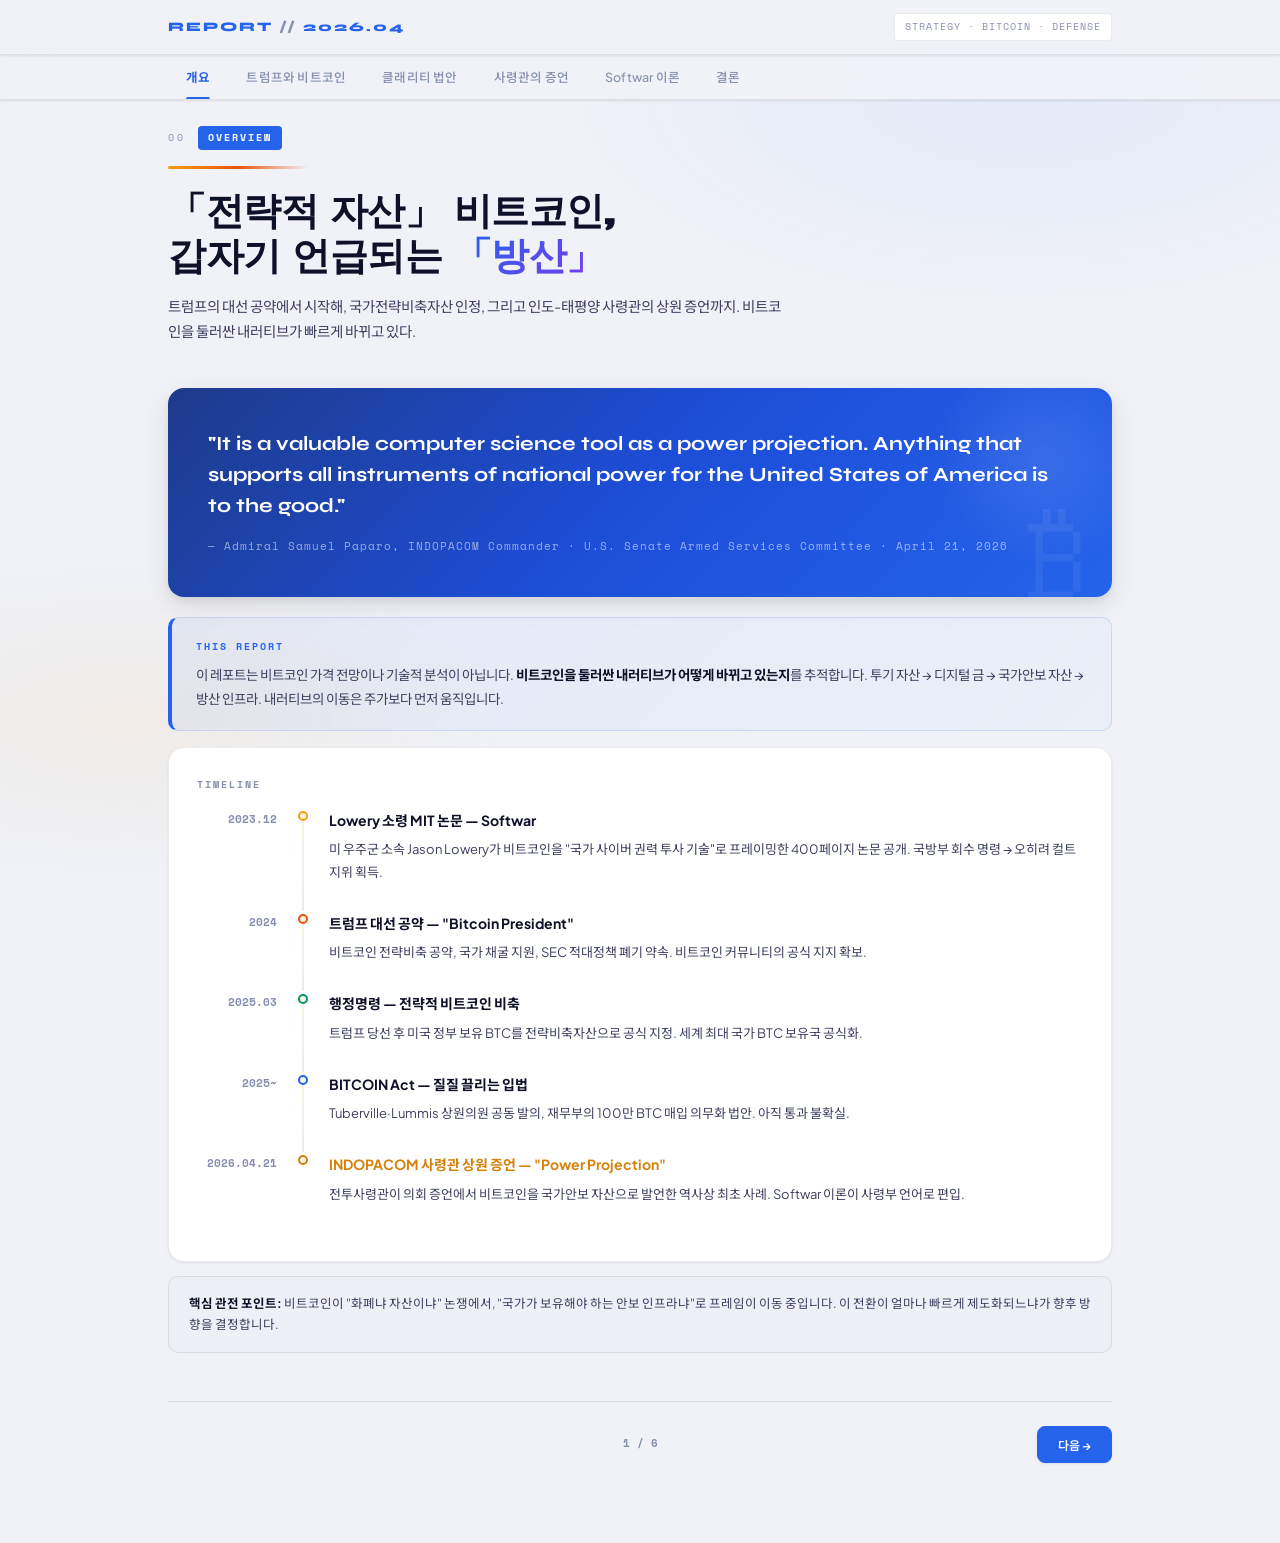
<file: reports/bitcoin_defense_report.html>
<!DOCTYPE html>
<html lang="ko">
<head>
<meta charset="UTF-8">
<meta name="viewport" content="width=device-width, initial-scale=1.0">
<title>전략적 자산 비트코인 — 방산의 언어로 말하다</title>
<link href="https://fonts.googleapis.com/css2?family=Noto+Sans+KR:wght@400;500;700;900&family=Space+Mono:ital,wght@0,400;0,700;1,400&family=Syne:wght@700;800&family=Plus+Jakarta+Sans:wght@400;500;600;700&display=swap" rel="stylesheet">
<style>
:root {
  --bg-deep: #f0f2f8;
  --bg-card: #ffffff;
  --bg-card-hover: #f8f9ff;
  --bg-surface: #eef0f8;
  --text-primary: #0f1128;
  --text-secondary: #3d4060;
  --text-tertiary: #8890b0;
  --border: rgba(0,0,0,0.08);
  --border-hover: rgba(0,0,0,0.15);
  --gold: #d4820a;
  --gold-bright: #f59e0b;
  --gold-dim: rgba(212,130,10,0.1);
  --gold-glow: rgba(245,158,11,0.08);
  --orange: #e8540a;
  --orange-dim: rgba(232,84,10,0.1);
  --blue: #2563eb;
  --blue-bright: #3b82f6;
  --blue-dim: rgba(37,99,235,0.1);
  --red: #dc2626;
  --red-dim: rgba(220,38,38,0.08);
  --green: #059669;
  --green-dim: rgba(5,150,105,0.1);
  --purple: #7c3aed;
  --purple-dim: rgba(124,58,237,0.1);
  --pink: #db2777;
  --pink-dim: rgba(219,39,119,0.09);
  --teal: #0891b2;
  --teal-dim: rgba(8,145,178,0.1);
  --radius: 10px;
  --radius-lg: 16px;
  --font-body: 'Plus Jakarta Sans', 'Noto Sans KR', sans-serif;
  --font-display: 'Syne', sans-serif;
  --font-mono: 'Space Mono', monospace;
  --font-impact: 'Syne', sans-serif;
  --shadow-sm: 0 1px 3px rgba(0,0,0,0.06), 0 1px 2px rgba(0,0,0,0.04);
  --shadow-md: 0 4px 12px rgba(0,0,0,0.08), 0 2px 4px rgba(0,0,0,0.04);
  --shadow-lg: 0 8px 24px rgba(0,0,0,0.1), 0 4px 8px rgba(0,0,0,0.06);
}

* { margin: 0; padding: 0; box-sizing: border-box; }
html { scroll-behavior: smooth; }

body {
  font-family: var(--font-body);
  background: var(--bg-deep);
  color: var(--text-primary);
  line-height: 1.75;
  font-size: 14.5px;
  overflow-x: hidden;
}

body::before {
  content: '';
  position: fixed;
  inset: 0;
  background:
    radial-gradient(ellipse 60% 40% at 80% 10%, rgba(37,99,235,0.06) 0%, transparent 60%),
    radial-gradient(ellipse 50% 30% at 10% 80%, rgba(245,158,11,0.07) 0%, transparent 60%);
  pointer-events: none;
  z-index: 0;
}

/* ─── HEADER ─── */
.header {
  position: fixed;
  top: 0; left: 0; right: 0;
  z-index: 100;
  background: rgba(240,242,248,0.92);
  backdrop-filter: blur(24px);
  border-bottom: 1px solid var(--border);
  box-shadow: var(--shadow-sm);
}

.header-inner {
  max-width: 1000px;
  margin: 0 auto;
  padding: 0 28px;
  display: flex;
  align-items: center;
  justify-content: space-between;
  height: 54px;
}

.logo {
  font-family: var(--font-display);
  font-size: 13px;
  color: var(--blue);
  letter-spacing: 2px;
  text-transform: uppercase;
  font-weight: 800;
}
.logo em { color: var(--text-tertiary); font-style: normal; }

.header-tag {
  font-family: var(--font-mono);
  font-size: 10px;
  color: var(--text-tertiary);
  letter-spacing: 1px;
  border: 1px solid var(--border);
  padding: 4px 10px;
  border-radius: 4px;
  background: white;
}

/* ─── NAV ─── */
.nav-strip {
  position: fixed;
  top: 54px; left: 0; right: 0;
  z-index: 99;
  background: rgba(240,242,248,0.96);
  backdrop-filter: blur(20px);
  border-bottom: 1px solid var(--border);
  overflow-x: auto;
  scrollbar-width: none;
  box-shadow: var(--shadow-sm);
}
.nav-strip::-webkit-scrollbar { display: none; }

.nav-tabs {
  max-width: 1000px;
  margin: 0 auto;
  padding: 0 28px;
  display: flex;
  gap: 0;
  min-width: max-content;
}

.nav-tab {
  font-family: var(--font-body);
  font-size: 12.5px;
  font-weight: 500;
  color: var(--text-tertiary);
  background: transparent;
  border: none;
  padding: 13px 18px;
  cursor: pointer;
  white-space: nowrap;
  position: relative;
  transition: color 0.2s;
  letter-spacing: 0.2px;
}
.nav-tab:hover { color: var(--text-secondary); }
.nav-tab.active {
  color: var(--blue);
  font-weight: 700;
}
.nav-tab.active::after {
  content: '';
  position: absolute;
  bottom: 0; left: 18px; right: 18px;
  height: 2px;
  background: var(--blue);
  border-radius: 2px 2px 0 0;
}

/* ─── MAIN ─── */
.main {
  max-width: 1000px;
  margin: 0 auto;
  padding: 126px 28px 80px;
  position: relative;
  z-index: 1;
}

.section { display: none; animation: fadeUp 0.45s cubic-bezier(0.22,1,0.36,1); }
.section.active { display: block; }

@keyframes fadeUp {
  from { opacity: 0; transform: translateY(18px); }
  to { opacity: 1; transform: translateY(0); }
}

/* ─── SEC HEADER ─── */
.sec-header { margin-bottom: 44px; }

.sec-eyebrow {
  display: flex;
  align-items: center;
  gap: 12px;
  margin-bottom: 16px;
}

.sec-num {
  font-family: var(--font-mono);
  font-size: 10px;
  color: var(--text-tertiary);
  letter-spacing: 3px;
}

.sec-tag {
  font-family: var(--font-mono);
  font-size: 10px;
  font-weight: 700;
  color: white;
  letter-spacing: 2px;
  text-transform: uppercase;
  padding: 3px 10px;
  border-radius: 4px;
  background: var(--blue);
}

.gold-rule {
  height: 3px;
  background: linear-gradient(90deg, var(--gold-bright), var(--orange), transparent);
  margin-bottom: 20px;
  width: 140px;
  border-radius: 2px;
}

.sec-title {
  font-family: var(--font-display);
  font-size: 38px;
  font-weight: 800;
  color: var(--text-primary);
  line-height: 1.2;
  letter-spacing: -0.5px;
  margin-bottom: 14px;
}

.sec-title em {
  font-style: normal;
  color: var(--blue);
  background: linear-gradient(135deg, var(--blue), var(--purple));
  -webkit-background-clip: text;
  -webkit-text-fill-color: transparent;
  background-clip: text;
}

.sec-subtitle {
  font-size: 14.5px;
  color: var(--text-secondary);
  line-height: 1.75;
  max-width: 620px;
}

/* ─── HERO CARD ─── */
.hero-card {
  background: linear-gradient(135deg, #1e3a8a 0%, #1d4ed8 50%, #2563eb 100%);
  border-radius: var(--radius-lg);
  padding: 40px;
  margin-bottom: 20px;
  position: relative;
  overflow: hidden;
  box-shadow: var(--shadow-lg);
}

.hero-card::before {
  content: '';
  position: absolute;
  top: -40px; right: -40px;
  width: 220px; height: 220px;
  background: radial-gradient(circle, rgba(255,255,255,0.1) 0%, transparent 70%);
  pointer-events: none;
}

.hero-card::after {
  content: '₿';
  position: absolute;
  bottom: -20px; right: 24px;
  font-size: 120px;
  color: rgba(255,255,255,0.06);
  font-family: sans-serif;
  line-height: 1;
  pointer-events: none;
}

.hero-quote {
  font-family: var(--font-display);
  font-size: 20px;
  font-weight: 700;
  color: #ffffff;
  line-height: 1.55;
  margin-bottom: 16px;
}

.hero-source {
  font-family: var(--font-mono);
  font-size: 11px;
  color: rgba(255,255,255,0.55);
  letter-spacing: 1px;
}

/* ─── CARD ─── */
.card {
  background: var(--bg-card);
  border: 1px solid var(--border);
  border-radius: var(--radius-lg);
  padding: 28px;
  margin-bottom: 14px;
  transition: border-color 0.25s, box-shadow 0.25s;
  box-shadow: var(--shadow-sm);
}
.card:hover {
  border-color: rgba(37,99,235,0.2);
  box-shadow: var(--shadow-md);
}

.card-label {
  font-family: var(--font-mono);
  font-size: 10px;
  color: var(--text-tertiary);
  letter-spacing: 2px;
  text-transform: uppercase;
  margin-bottom: 14px;
  font-weight: 700;
}

.card-title {
  font-size: 15px;
  font-weight: 700;
  margin-bottom: 14px;
  display: flex;
  align-items: center;
  gap: 10px;
  color: var(--text-primary);
}

/* ─── TIMELINE ─── */
.timeline { display: flex; flex-direction: column; gap: 0; }

.tl-item {
  display: grid;
  grid-template-columns: 80px 20px 1fr;
  gap: 0 16px;
  position: relative;
}

.tl-year {
  font-family: var(--font-mono);
  font-size: 11px;
  color: var(--text-tertiary);
  padding-top: 2px;
  text-align: right;
  font-weight: 700;
}

.tl-spine {
  display: flex;
  flex-direction: column;
  align-items: center;
}

.tl-dot {
  width: 10px; height: 10px;
  border-radius: 50%;
  border: 2px solid var(--gold-bright);
  background: var(--gold-dim);
  flex-shrink: 0;
  margin-top: 3px;
}

.tl-line {
  width: 2px;
  flex: 1;
  background: linear-gradient(180deg, var(--gold-dim), var(--border));
  min-height: 24px;
}

.tl-content { padding-bottom: 28px; }

.tl-title {
  font-size: 14px;
  font-weight: 700;
  color: var(--text-primary);
  margin-bottom: 6px;
}

.tl-desc {
  font-size: 13px;
  color: var(--text-secondary);
  line-height: 1.7;
}

/* ─── METRICS ─── */
.metrics {
  display: grid;
  grid-template-columns: repeat(3, 1fr);
  gap: 12px;
  margin-bottom: 20px;
}

.metric {
  background: var(--bg-card);
  border: 1px solid var(--border);
  border-radius: var(--radius);
  padding: 20px;
  box-shadow: var(--shadow-sm);
}

.metric-label {
  font-size: 11px;
  color: var(--text-tertiary);
  margin-bottom: 8px;
  letter-spacing: 0.5px;
  font-weight: 600;
}

.metric-value {
  font-family: var(--font-display);
  font-size: 30px;
  font-weight: 800;
  letter-spacing: -0.5px;
  line-height: 1;
  margin-bottom: 4px;
}

.metric-sub {
  font-size: 11px;
  color: var(--text-secondary);
}

/* ─── COMPARISON TABLE ─── */
.compare-table {
  width: 100%;
  border-collapse: collapse;
  font-size: 13px;
  margin-bottom: 14px;
}

.compare-table th {
  font-family: var(--font-mono);
  font-size: 10px;
  font-weight: 700;
  letter-spacing: 2px;
  color: var(--text-tertiary);
  text-align: left;
  padding: 10px 16px;
  border-bottom: 2px solid var(--bg-surface);
}

.compare-table td {
  padding: 12px 16px;
  border-bottom: 1px solid var(--bg-surface);
  color: var(--text-secondary);
  vertical-align: top;
}

.compare-table tr:hover td { background: var(--bg-surface); }
.compare-table td:first-child { color: var(--text-primary); font-weight: 600; }

/* ─── HIGHLIGHT BOX ─── */
.highlight {
  background: linear-gradient(135deg, rgba(37,99,235,0.06), rgba(37,99,235,0.02));
  border: 1px solid rgba(37,99,235,0.15);
  border-left: 4px solid var(--blue);
  border-radius: var(--radius);
  padding: 20px 24px;
  margin-bottom: 16px;
}

.highlight-label {
  font-family: var(--font-mono);
  font-size: 10px;
  font-weight: 700;
  color: var(--blue);
  letter-spacing: 2px;
  margin-bottom: 8px;
}

.highlight p {
  font-size: 13.5px;
  color: var(--text-secondary);
  line-height: 1.75;
}

.highlight strong { color: var(--text-primary); }

/* ─── STATUS ROW ─── */
.status-row {
  display: flex;
  align-items: flex-start;
  gap: 10px;
  padding: 10px 0;
  border-bottom: 1px solid var(--bg-surface);
  font-size: 13px;
  color: var(--text-secondary);
}
.status-row:last-child { border-bottom: none; }

.dot {
  width: 8px; height: 8px;
  border-radius: 50%;
  flex-shrink: 0;
  margin-top: 5px;
}

/* ─── QUOTE BLOCK ─── */
.quote-block {
  background: linear-gradient(135deg, var(--bg-surface), #e8ecf8);
  border-radius: var(--radius);
  padding: 28px 28px 24px;
  margin-bottom: 14px;
  position: relative;
  border-left: 4px solid var(--gold-bright);
}

.quote-block::before {
  content: '"';
  font-family: var(--font-display);
  font-size: 72px;
  color: rgba(245,158,11,0.18);
  position: absolute;
  top: -8px; left: 14px;
  line-height: 1;
  font-weight: 800;
}

.quote-text {
  font-size: 14.5px;
  font-weight: 500;
  color: var(--text-primary);
  line-height: 1.8;
  margin-bottom: 12px;
  padding-left: 8px;
}

.quote-attr {
  font-family: var(--font-mono);
  font-size: 10px;
  color: var(--gold);
  letter-spacing: 1.5px;
  padding-left: 8px;
  font-weight: 700;
}

/* ─── POW/POS VISUAL ─── */
.pow-pos-grid {
  display: grid;
  grid-template-columns: 1fr 1fr;
  gap: 12px;
  margin-bottom: 20px;
}

.pow-card {
  border-radius: var(--radius);
  padding: 24px;
  position: relative;
  overflow: hidden;
  box-shadow: var(--shadow-sm);
}

.pow-card.pow {
  background: linear-gradient(135deg, #fffbeb, #fef3c7);
  border: 1px solid rgba(245,158,11,0.3);
}

.pow-card.pos {
  background: linear-gradient(135deg, #eff6ff, #dbeafe);
  border: 1px solid rgba(37,99,235,0.2);
}

.pow-badge {
  font-family: var(--font-display);
  font-size: 13px;
  font-weight: 800;
  letter-spacing: 0.5px;
  margin-bottom: 12px;
}

.pow-card.pow .pow-badge { color: var(--gold); }
.pow-card.pos .pow-badge { color: var(--blue); }

.pow-desc {
  font-size: 13px;
  color: var(--text-secondary);
  line-height: 1.75;
  margin-bottom: 12px;
}

.pow-tag {
  display: inline-block;
  font-family: var(--font-mono);
  font-size: 10px;
  font-weight: 700;
  padding: 3px 8px;
  border-radius: 4px;
  letter-spacing: 1px;
}

.pow-card.pow .pow-tag {
  background: rgba(245,158,11,0.15);
  color: var(--gold);
}

.pow-card.pos .pow-tag {
  background: var(--blue-dim);
  color: var(--blue);
}

/* ─── FLOW DIAGRAM ─── */
.flow {
  display: flex;
  align-items: center;
  gap: 0;
  margin: 20px 0;
  overflow-x: auto;
  padding: 4px 0;
}

.flow-node {
  background: var(--bg-surface);
  border: 1px solid var(--border);
  border-radius: var(--radius);
  padding: 10px 14px;
  font-size: 12px;
  font-weight: 500;
  color: var(--text-secondary);
  white-space: nowrap;
  flex-shrink: 0;
  text-align: center;
  box-shadow: var(--shadow-sm);
}

.flow-node.highlight-node {
  border-color: var(--blue);
  background: linear-gradient(135deg, #eff6ff, #dbeafe);
  color: var(--blue);
  font-weight: 700;
}

.flow-arrow {
  color: var(--text-tertiary);
  font-size: 16px;
  padding: 0 8px;
  flex-shrink: 0;
  font-weight: 700;
}

/* ─── NOTE ─── */
.note {
  background: var(--bg-surface);
  border: 1px solid var(--border);
  border-radius: var(--radius);
  padding: 16px 20px;
  font-size: 12.5px;
  color: var(--text-secondary);
  line-height: 1.7;
  margin-bottom: 14px;
}

.note strong { color: var(--text-primary); }

/* ─── CONCLUSION CARD ─── */
.conclusion-card {
  background: linear-gradient(135deg, #1e3a8a 0%, #1d4ed8 60%, #7c3aed 100%);
  border-radius: var(--radius-lg);
  padding: 40px;
  margin-bottom: 14px;
  position: relative;
  overflow: hidden;
  box-shadow: var(--shadow-lg);
}

.conclusion-card::after {
  content: '₿';
  font-size: 200px;
  color: rgba(255,255,255,0.05);
  position: absolute;
  right: -20px; bottom: -40px;
  line-height: 1;
  pointer-events: none;
  font-family: sans-serif;
}

.conclusion-title {
  font-family: var(--font-display);
  font-size: 26px;
  font-weight: 800;
  color: #ffffff;
  margin-bottom: 20px;
  line-height: 1.3;
}

.conclusion-body {
  font-size: 14px;
  color: rgba(255,255,255,0.8);
  line-height: 1.85;
  max-width: 620px;
}

.conclusion-body strong { color: #ffffff; }

/* ─── CHECKLIST ─── */
.check-list { list-style: none; display: flex; flex-direction: column; gap: 10px; }

.check-item {
  display: flex;
  gap: 14px;
  align-items: flex-start;
  padding: 14px 18px;
  background: var(--bg-card);
  border-radius: var(--radius);
  border: 1px solid var(--border);
  font-size: 13.5px;
  color: var(--text-secondary);
  line-height: 1.65;
  box-shadow: var(--shadow-sm);
  transition: border-color 0.2s, box-shadow 0.2s;
}

.check-item:hover {
  border-color: rgba(37,99,235,0.2);
  box-shadow: var(--shadow-md);
}

.check-icon {
  font-size: 16px;
  flex-shrink: 0;
  margin-top: 1px;
}

/* ─── BOTTOM NAV ─── */
.bottom-nav {
  display: flex;
  justify-content: space-between;
  align-items: center;
  margin-top: 48px;
  padding-top: 24px;
  border-top: 1px solid var(--border);
}

.btn {
  font-family: var(--font-body);
  font-size: 12px;
  font-weight: 600;
  color: var(--text-secondary);
  background: var(--bg-card);
  border: 1px solid var(--border);
  border-radius: 8px;
  padding: 9px 20px;
  cursor: pointer;
  transition: all 0.2s;
  box-shadow: var(--shadow-sm);
}

.btn:hover {
  border-color: rgba(37,99,235,0.3);
  color: var(--blue);
  box-shadow: var(--shadow-md);
}

.btn-primary {
  background: var(--blue);
  border-color: var(--blue);
  color: white;
}

.btn-primary:hover {
  background: #1d4ed8;
  border-color: #1d4ed8;
  color: white;
}

.page-indicator {
  font-family: var(--font-mono);
  font-size: 11px;
  color: var(--text-tertiary);
  font-weight: 700;
}

/* ─── RESPONSIVE ─── */
@media (max-width: 640px) {
  .metrics { grid-template-columns: 1fr 1fr; }
  .pow-pos-grid { grid-template-columns: 1fr; }
  .sec-title { font-size: 28px; }
  .flow { flex-wrap: wrap; gap: 8px; }
  .flow-arrow { display: none; }
}
</style>
</head>
<body>

<header class="header">
  <div class="header-inner">
    <div class="logo">REPORT <em>// </em>2026.04</div>
    <div class="header-tag">STRATEGY · BITCOIN · DEFENSE</div>
  </div>
</header>

<nav class="nav-strip">
  <div class="nav-tabs" id="navTabs"></div>
</nav>

<main class="main" id="main"></main>

<script>
const sections = [
  {
    tab: "개요",
    num: "00",
    tag: "OVERVIEW",
    color: "--gold",
    title: "「전략적 자산」 비트코인,\n갑자기 언급되는 <em>「방산」</em>",
    subtitle: "트럼프의 대선 공약에서 시작해, 국가전략비축자산 인정, 그리고 인도-태평양 사령관의 상원 증언까지. 비트코인을 둘러싼 내러티브가 빠르게 바뀌고 있다.",
    content: `
      <div class="hero-card">
        <div class="hero-quote">"It is a valuable computer science tool as a power projection. Anything that supports all instruments of national power for the United States of America is to the good."</div>
        <div class="hero-source">— Admiral Samuel Paparo, INDOPACOM Commander · U.S. Senate Armed Services Committee · April 21, 2026</div>
      </div>

      <div class="highlight">
        <div class="highlight-label">THIS REPORT</div>
        <p>이 레포트는 비트코인 가격 전망이나 기술적 분석이 아닙니다. <strong>비트코인을 둘러싼 내러티브가 어떻게 바뀌고 있는지</strong>를 추적합니다. 투기 자산 → 디지털 금 → 국가안보 자산 → 방산 인프라. 내러티브의 이동은 주가보다 먼저 움직입니다.</p>
      </div>

      <div class="card">
        <div class="card-label">TIMELINE</div>
        <div class="timeline">
          <div class="tl-item">
            <div class="tl-year">2023.12</div>
            <div class="tl-spine"><div class="tl-dot"></div><div class="tl-line"></div></div>
            <div class="tl-content">
              <div class="tl-title">Lowery 소령 MIT 논문 — Softwar</div>
              <div class="tl-desc">미 우주군 소속 Jason Lowery가 비트코인을 "국가 사이버 권력 투사 기술"로 프레이밍한 400페이지 논문 공개. 국방부 회수 명령 → 오히려 컬트 지위 획득.</div>
            </div>
          </div>
          <div class="tl-item">
            <div class="tl-year">2024</div>
            <div class="tl-spine"><div class="tl-dot" style="border-color:var(--orange)"></div><div class="tl-line"></div></div>
            <div class="tl-content">
              <div class="tl-title">트럼프 대선 공약 — "Bitcoin President"</div>
              <div class="tl-desc">비트코인 전략비축 공약, 국가 채굴 지원, SEC 적대정책 폐기 약속. 비트코인 커뮤니티의 공식 지지 확보.</div>
            </div>
          </div>
          <div class="tl-item">
            <div class="tl-year">2025.03</div>
            <div class="tl-spine"><div class="tl-dot" style="border-color:var(--green)"></div><div class="tl-line"></div></div>
            <div class="tl-content">
              <div class="tl-title">행정명령 — 전략적 비트코인 비축</div>
              <div class="tl-desc">트럼프 당선 후 미국 정부 보유 BTC를 전략비축자산으로 공식 지정. 세계 최대 국가 BTC 보유국 공식화.</div>
            </div>
          </div>
          <div class="tl-item">
            <div class="tl-year">2025~</div>
            <div class="tl-spine"><div class="tl-dot" style="border-color:var(--blue)"></div><div class="tl-line"></div></div>
            <div class="tl-content">
              <div class="tl-title">BITCOIN Act — 질질 끌리는 입법</div>
              <div class="tl-desc">Tuberville·Lummis 상원의원 공동 발의, 재무부의 100만 BTC 매입 의무화 법안. 아직 통과 불확실.</div>
            </div>
          </div>
          <div class="tl-item">
            <div class="tl-year">2026.04.21</div>
            <div class="tl-spine"><div class="tl-dot" style="border-color:var(--gold);background:var(--gold-dim)"></div><div class="tl-line" style="opacity:0"></div></div>
            <div class="tl-content">
              <div class="tl-title" style="color:var(--gold)">INDOPACOM 사령관 상원 증언 — "Power Projection"</div>
              <div class="tl-desc">전투사령관이 의회 증언에서 비트코인을 국가안보 자산으로 발언한 역사상 최초 사례. Softwar 이론이 사령부 언어로 편입.</div>
            </div>
          </div>
        </div>
      </div>

      <div class="note">
        <strong>핵심 관전 포인트:</strong> 비트코인이 "화폐냐 자산이냐" 논쟁에서, "국가가 보유해야 하는 안보 인프라냐"로 프레임이 이동 중입니다. 이 전환이 얼마나 빠르게 제도화되느냐가 향후 방향을 결정합니다.
      </div>
    `
  },
  {
    tab: "트럼프와 비트코인",
    num: "01",
    tag: "TRUMP ERA",
    color: "--orange",
    title: "트럼프가 외쳐온 것들,\n그리고 <em>실제로 일어난 것</em>",
    subtitle: "비트코인 역사상 처음으로 현직 대통령이 공개적으로 보유와 채굴을 지지했다. 공약과 현실의 간극을 짚는다.",
    content: `
      <div class="metrics">
        <div class="metric">
          <div class="metric-label">미국 정부 보유 BTC</div>
          <div class="metric-value" style="color:var(--gold)">~207K</div>
          <div class="metric-sub">전략비축 지정 후 세계 1위</div>
        </div>
        <div class="metric">
          <div class="metric-label">글로벌 해시레이트 점유율</div>
          <div class="metric-value" style="color:var(--orange)">~40%</div>
          <div class="metric-sub">미국 내 채굴 비중</div>
        </div>
        <div class="metric">
          <div class="metric-label">중국 추정 BTC 보유</div>
          <div class="metric-value" style="color:var(--blue)">~194K</div>
          <div class="metric-sub">PlusToken 압수 등 (미공개)</div>
        </div>
      </div>

      <div class="card">
        <div class="card-label">공약 → 현실 추적</div>
        <table class="compare-table">
          <thead>
            <tr>
              <th>공약</th>
              <th>현실</th>
              <th>상태</th>
            </tr>
          </thead>
          <tbody>
            <tr>
              <td>전략 비트코인 비축</td>
              <td>행정명령으로 기존 보유분 전략자산 지정</td>
              <td><span class="pow-tag" style="background:var(--green-dim);color:var(--green)">이행</span></td>
            </tr>
            <tr>
              <td>SEC 적대정책 폐기</td>
              <td>Gensler 사임, 친암호화폐 SEC 체제 전환</td>
              <td><span class="pow-tag" style="background:var(--green-dim);color:var(--green)">이행</span></td>
            </tr>
            <tr>
              <td>미국을 채굴 허브로</td>
              <td>Mined in America Act 발의 중</td>
              <td><span class="pow-tag" style="background:var(--gold-dim);color:var(--gold)">진행</span></td>
            </tr>
            <tr>
              <td>100만 BTC 추가 매입 (BITCOIN Act)</td>
              <td>상원 계류 중, 통과 불확실</td>
              <td><span class="pow-tag" style="background:var(--orange-dim);color:var(--orange)">미정</span></td>
            </tr>
          </tbody>
        </table>
      </div>

      <div class="highlight">
        <div class="highlight-label">GEOPOLITICAL BACKDROP</div>
        <p>트럼프의 비트코인 지지 배경엔 미-중 경쟁 프레임이 깔려 있습니다. <strong>중국이 약 19만 4천 BTC를 사실상 보유하고 있으며</strong>, 중국 최대 통화 싱크탱크가 비트코인을 전략 자산으로 연구하기 시작했다는 보고서가 나왔습니다. Tuberville 의원의 질문도 이 맥락에서 나왔습니다 — "비트코인 리더십이 대중국 억지력에 어떤 영향을 주는가?"</p>
      </div>

      <div class="quote-block">
        <div class="quote-text">비트코인은 현실입니다. 이는 피어 투 피어, 무신뢰 가치 이전입니다. 미국을 위한 모든 국가 권력 수단을 지원하는 것은 무엇이든 좋습니다.</div>
        <div class="quote-attr">— Admiral Samuel Paparo · SASC Hearing · 2026.04.21</div>
      </div>

      <div class="note">
        <strong>반전 포인트:</strong> Paparo 제독은 2024년 2월 같은 상원 위원회에서 "암호화폐는 테러·인신매매의 핵심 조력자"라고 증언한 바 있습니다. 2년 만의 완전한 입장 전환입니다.
      </div>
    `
  },
  {
    tab: "클래리티 법안",
    num: "02",
    tag: "LEGISLATION",
    color: "--blue",
    title: "질질 끌리는 <em>클래리티</em>,\n왜 이게 중요한가",
    subtitle: "Digital Asset Clarity Act — 비트코인이 증권인지 상품인지를 정의하는 법안. 통과되면 제도권 자금 유입의 물꼬가 바뀐다.",
    content: `
      <div class="card">
        <div class="card-label">WHAT IS CLARITY ACT</div>
        <div style="font-size:14px;color:var(--text-secondary);line-height:1.8;margin-bottom:20px">
          현재 미국에서 암호화폐는 법적으로 애매한 위치에 있습니다. SEC는 "증권"이라 주장하고, CFTC는 "상품"이라 주장합니다. 클래리티 법안은 이 분류를 명확히 하는 법안으로, <strong style="color:var(--text-primary)">비트코인을 상품(Commodity)으로 공식 분류</strong>하는 내용이 핵심입니다.
        </div>
        <ul class="check-list">
          <li class="check-item">
            <span class="check-icon">⚖️</span>
            <div><strong style="color:var(--text-primary)">분류 확정:</strong> 비트코인 → CFTC 관할 상품. ETH는 조건부 판단. 이 분류가 확정되면 연기금·보험사 등 상품 투자가 허용된 기관 자금 유입 가능.</div>
          </li>
          <li class="check-item">
            <span class="check-icon">🏦</span>
            <div><strong style="color:var(--text-primary)">은행 커스터디 합법화:</strong> 현재 SAB 121 폐지로 첫 걸음을 뗐지만, 법적 확실성은 아직 부족. 클래리티 통과 시 대형 은행의 BTC 수탁 서비스 본격화.</div>
          </li>
          <li class="check-item">
            <span class="check-icon">🌐</span>
            <div><strong style="color:var(--text-primary)">스테이블코인 규제:</strong> GENIUS Act와 함께 달러 패권 디지털 연장선으로 추진 중. 비트코인 생태계와 달러 스테이블코인은 사실상 묶음 패키지.</div>
          </li>
        </ul>
      </div>

      <div class="pow-pos-grid">
        <div class="pow-card pow">
          <div class="pow-badge">통과 시나리오</div>
          <div class="pow-desc">연기금·국부펀드 진입 합법화. 은행 BTC 커스터디 본격화. 기관 수요 폭증. Strategy(MSTR) 포함 BTC 보유 기업 밸류에이션 재평가.</div>
          <span class="pow-tag">BULL CASE</span>
        </div>
        <div class="pow-card pos">
          <div class="pow-badge">표류 시나리오</div>
          <div class="pow-desc">당장의 제도 유입은 없지만, 행정부 친화 정책으로 사실상 묵인 지속. 법적 리스크 프리미엄이 압축되지 않아 기관 진입 속도 느림.</div>
          <span class="pow-tag">BASE CASE</span>
        </div>
      </div>

      <div class="highlight">
        <div class="highlight-label">KEY INSIGHT</div>
        <p>클래리티 법안이 왜 <strong>"질질 끌리는가"</strong>를 이해하는 게 중요합니다. 알트코인 업계와 기존 금융권 로비의 이해충돌이 입법을 복잡하게 만들고 있습니다. 비트코인만 단독 처리하면 빠르지만, 전체 "디지털 자산" 패키지로 묶으면 이해관계가 충돌합니다. 의회의 속도 문제이지, 방향의 문제는 아닙니다.</p>
      </div>
    `
  },
  {
    tab: "사령관의 증언",
    num: "03",
    tag: "BREAKING",
    color: "--gold",
    title: "사령관 입에서 나온\n<em>「비트코인」</em>",
    subtitle: "2026년 4월 21일, 미 상원 군사위원회. INDOPACOM 사령관 Samuel Paparo 제독이 역사상 처음으로 전투사령관으로서 비트코인을 국가안보 자산으로 공개 발언했다.",
    content: `
      <div class="hero-card">
        <div class="hero-quote">"Bitcoin shows incredible potential as a computer science tool that, through the proof-of-work protocols, actually imposes more costs than just the algorithmic securing of networks."</div>
        <div class="hero-source">— Adm. Samuel Paparo · FY2027 Defense Authorization Hearing · April 21, 2026</div>
      </div>

      <div class="card">
        <div class="card-label">증언 키워드 분해</div>
        <table class="compare-table">
          <thead>
            <tr><th>Paparo 발언</th><th>의미</th><th>Softwar 이론 매핑</th></tr>
          </thead>
          <tbody>
            <tr>
              <td>"power projection"</td>
              <td>군사적 힘의 투사 수단</td>
              <td>Physical Power Projection</td>
            </tr>
            <tr>
              <td>"proof-of-work imposes costs"</td>
              <td>공격자에게 비용 강제 부과</td>
              <td>BCRA 메커니즘</td>
            </tr>
            <tr>
              <td>"zero-trust transfer"</td>
              <td>신뢰 없이 작동하는 시스템</td>
              <td>Zero-trust 사이버 인프라</td>
            </tr>
            <tr>
              <td>"computer science for cybersecurity"</td>
              <td>화폐가 아닌 보안 기술</td>
              <td>Electro-Cyber Dome</td>
            </tr>
          </tbody>
        </table>
      </div>

      <div class="highlight" style="border-left-color:var(--red)">
        <div class="highlight-label" style="color:var(--red)">180도 전환</div>
        <p><strong>2024년 2월</strong>, 같은 상원 군사위원회에서 Paparo는 이렇게 말했습니다: <strong>"암호화폐는 본질적으로 불투명성으로 인해 확산·테러·불법 거래의 핵심 조력자"</strong>. 2년 만에 완전히 반대 방향입니다. 이 전환을 어떻게 해석하느냐가 중요합니다.</p>
      </div>

      <div class="pow-pos-grid">
        <div class="pow-card pow">
          <div class="pow-badge">해석 A — 확신의 전환</div>
          <div class="pow-desc">Softwar 이론과 내부 연구 결과를 실제로 검토한 후 생각이 바뀐 것. INDOPACOM이 PoW 기술을 진지한 사이버 억지력으로 연구하고 있다는 신호.</div>
          <span class="pow-tag">GENUINE SHIFT</span>
        </div>
        <div class="pow-card pos">
          <div class="pow-badge">해석 B — 정치적 맥락</div>
          <div class="pow-desc">트럼프 행정부의 친비트코인 기조 하에서 군 수뇌부가 정치적 환경에 맞게 발언을 조정한 것. 실질적 전략 변화보다 언어의 변화.</div>
          <span class="pow-tag" style="background:var(--blue-dim);color:var(--blue)">POLITICAL ALIGNMENT</span>
        </div>
      </div>

      <div class="card">
        <div class="card-label">이란-호르무즈 연결</div>
        <div style="font-size:13.5px;color:var(--text-secondary);line-height:1.8">
          Paparo 증언 직후 Bitcoin Policy Institute가 강조한 맥락: <strong style="color:var(--text-primary)">이란이 호르무즈 해협 통과료로 비트코인을 수락하기 시작했습니다.</strong> 준영님의 CORN 테제(호르무즈 리스크)와 Softwar 테제(BTC = 방산 인프라)가 실제 지정학에서 교차하는 지점입니다.
        </div>
        <div class="flow" style="margin-top:16px">
          <div class="flow-node">이란, 호르무즈 통제</div>
          <div class="flow-arrow">→</div>
          <div class="flow-node">BTC로 통과료 수령</div>
          <div class="flow-arrow">→</div>
          <div class="flow-node">SWIFT 제재 우회</div>
          <div class="flow-arrow">→</div>
          <div class="flow-node highlight-node">BTC = 지정학적 무기</div>
        </div>
      </div>
    `
  },
  {
    tab: "Softwar 이론",
    num: "04",
    tag: "THEORY",
    color: "--purple",
    title: "Lowery의 <em>Softwar</em> —\nPoW가 왜 방패인가",
    subtitle: "MIT 석사 논문 「Softwar」의 핵심 3줄 — 비트코인을 화폐가 아닌 사이버 억지력으로 읽는 프레임.",
    content: `
      <div class="pow-pos-grid" style="grid-template-columns:1fr 1fr;">
        <div class="pow-card pow" style="grid-column:1/-1;background:linear-gradient(135deg,#fffbeb,#fef3c7);border:1px solid rgba(245,158,11,0.3)">
          <div class="pow-badge" style="font-size:16px;margin-bottom:16px">논문 핵심 3줄</div>
          <div style="display:flex;flex-direction:column;gap:14px">
            <div style="display:flex;gap:14px;align-items:flex-start">
              <span style="font-family:var(--font-impact);font-size:24px;color:var(--gold);flex-shrink:0;line-height:1.2">01</span>
              <div style="font-size:13.5px;color:var(--text-secondary);line-height:1.75">인류의 모든 가치가 디지털(추상)로 이동하고 있는데, <strong style="color:var(--text-primary)">사이버 공간엔 물리적 비용을 부과할 수단이 없다</strong> — 이게 문명적 위기다</div>
            </div>
            <div style="display:flex;gap:14px;align-items:flex-start">
              <span style="font-family:var(--font-impact);font-size:24px;color:var(--gold);flex-shrink:0;line-height:1.2">02</span>
              <div style="font-size:13.5px;color:var(--text-secondary);line-height:1.75">PoW는 사이버 공간 최초로 <strong style="color:var(--text-primary)">"공격자에게 실제 전기값을 강제로 청구"</strong>하는 메커니즘이다 — 빅테크·권위주의 정부를 견제할 수 있는 유일한 도구</div>
            </div>
            <div style="display:flex;gap:14px;align-items:flex-start">
              <span style="font-family:var(--font-impact);font-size:24px;color:var(--gold);flex-shrink:0;line-height:1.2">03</span>
              <div style="font-size:13.5px;color:var(--text-secondary);line-height:1.75">비트코인은 화폐가 아니라 <strong style="color:var(--text-primary)">국가가 사이버 공간에서 물리적 권력을 투사하는 무기</strong>다 — 선점 못 하면 콘스탄티노플처럼 그 무기에 의해 파괴된다</div>
            </div>
          </div>
        </div>
      </div>

      <div class="pow-pos-grid">
        <div class="pow-card pow">
          <div class="pow-badge">PoW (Proof of Work)</div>
          <div class="pow-desc">"나 진짜 전기 태워서 계산했어" — 실제 에너지 소비로 정직성을 증명. <br><br>공격하려면 그만큼 전기를 써야 한다. 비용이 물리적으로 존재한다.</div>
          <span class="pow-tag">물리적 권력</span>
        </div>
        <div class="pow-card pos">
          <div class="pow-badge">PoS (Proof of Stake)</div>
          <div class="pow-desc">"나 코인 많이 갖고 있어" — 보유량으로 신뢰를 담보.<br><br>Lowery 표현: <em>"proof-of-imaginary-power"</em> — 기존 추상 권력 구조의 디지털 버전일 뿐.</div>
          <span class="pow-tag" style="background:var(--blue-dim);color:var(--blue)">추상적 권력</span>
        </div>
      </div>

      <div class="card">
        <div class="card-label">사슴뿔 비유 — Lowery의 핵심 통찰</div>
        <div style="font-size:13.5px;color:var(--text-secondary);line-height:1.8;margin-bottom:16px">
          수사슴이 거대한 뿔을 키우는 데는 막대한 칼슘·에너지가 소모됩니다. 표면적으로는 비효율의 극치. 그러나 이 비효율성 자체가 <strong style="color:var(--text-primary)">"위조 불가능한 정직한 신호"</strong>입니다 — 그만큼 강한 개체라는 증거.
        </div>
        <div class="flow">
          <div class="flow-node">뿔 = 에너지 소모 증명</div>
          <div class="flow-arrow">≡</div>
          <div class="flow-node">해시 = 전력 소모 증명</div>
          <div class="flow-arrow">→</div>
          <div class="flow-node highlight-node">비효율이 곧 보안</div>
        </div>
        <div style="margin-top:16px;font-size:13px;color:var(--text-tertiary)">
          비트코인 에너지 소비를 "낭비"라고 비판하는 것은, 사슴 뿔을 보고 "왜 저렇게 무거운 걸 달고 다니냐"고 묻는 것과 같은 카테고리 오류입니다.
        </div>
      </div>

      <div class="card">
        <div class="card-label">GABRIEL'S HORN — 선점자 우위</div>
        <div style="font-size:13.5px;color:var(--text-secondary);line-height:1.8;margin-bottom:16px">
          수학적으로 Gabriel's Horn은 <strong style="color:var(--text-primary)">부피는 유한, 표면적은 무한한</strong> 입체입니다. 비트코인이 정확히 이 구조입니다.
        </div>
        <div style="display:grid;grid-template-columns:1fr 1fr;gap:12px">
          <div style="background:var(--bg-surface);border-radius:var(--radius);padding:16px">
            <div style="font-family:var(--font-mono);font-size:10px;color:var(--gold);margin-bottom:8px;letter-spacing:1px">공급 (부피)</div>
            <div style="font-size:13px;color:var(--text-secondary)">2,100만 개로 <strong style="color:var(--text-primary)">영구 고정</strong></div>
          </div>
          <div style="background:var(--bg-surface);border-radius:var(--radius);padding:16px">
            <div style="font-family:var(--font-mono);font-size:10px;color:var(--gold);margin-bottom:8px;letter-spacing:1px">단위당 권력 (표면적)</div>
            <div style="font-size:13px;color:var(--text-secondary)">해시레이트 증가에 따라 <strong style="color:var(--text-primary)">무한 확장</strong></div>
          </div>
        </div>
        <div style="margin-top:16px;padding:14px;background:var(--gold-glow);border-radius:var(--radius);font-size:13px;color:var(--text-secondary);line-height:1.7">
          <strong style="color:var(--gold)">결론:</strong> 늦게 진입할수록 같은 권력 점유율을 얻기 위해 기하급수적으로 더 큰 비용이 필요합니다. Lowery는 이를 <strong style="color:var(--text-primary)">"용서 없는 선점자 우위"</strong>라 표현합니다.
        </div>
      </div>

      <div class="note">
        <strong>Jameson Lopp의 비판 (균형을 위해):</strong> Bitcoin Core 개발자 Lopp는 "PoW가 비트코인 자체를 보호하는 메커니즘이라는 건 맞지만, 이게 다른 시스템 보안에도 적용된다는 건 10시간 인터뷰 후에도 실용적 예시를 들지 못했다"고 지적합니다. 또한 라즈베리 파이 4와트짜리 노드 하나가 수십만 kWh의 해시파워를 규칙 변경 측면에서 이길 수 있다는 반론도 있습니다.
      </div>
    `
  },
  {
    tab: "결론",
    num: "05",
    tag: "CONCLUSION",
    color: "--gold",
    title: "비트코인을\n<em>지켜봐야 하는 이유</em>",
    subtitle: "화폐도, 투기 자산도 아닌 세 번째 프레임. 내러티브의 이동 속도가 빠르다.",
    content: `
      <div class="conclusion-card">
        <div class="conclusion-title">내러티브는 주가보다 먼저 움직인다</div>
        <div class="conclusion-body">
          비트코인이 <strong>방산주로 공식 재분류될 가능성</strong>은 현재로선 낮습니다. Strategy가 방산 매출을 내는 것도 아니고, 마이너들이 국방부 계약을 체결한 것도 아닙니다. 하지만 그게 핵심이 아닙니다.<br><br>
          지금 중요한 건 <strong>프레임의 이동 속도</strong>입니다. 2024년 "테러 조력자"라고 했던 사령관이 2026년 "power projection tool"이라고 부릅니다. 중국의 통화 싱크탱크가 비트코인을 전략 자산으로 연구합니다. 이란은 호르무즈 통과료를 BTC로 받습니다.<br><br>
          <strong>비트코인은 더 이상 핀테크 이야기가 아닙니다.</strong>
        </div>
      </div>

      <div class="card">
        <div class="card-label">지켜봐야 할 시그널</div>
        <ul class="check-list">
          <li class="check-item">
            <span class="check-icon">🏛️</span>
            <div><strong style="color:var(--text-primary)">BITCOIN Act 상원 표결:</strong> 재무부의 100만 BTC 매입 의무화. 통과 시 Gabriel's Horn 역설 — 가격 상승과 함께 선점 비용이 기하급수적으로 증가.</div>
          </li>
          <li class="check-item">
            <span class="check-icon">⚖️</span>
            <div><strong style="color:var(--text-primary)">Digital Asset Clarity Act 진전:</strong> 비트코인 = 상품 분류 확정 시 연기금 직접 투자 길 열림. 클래리티가 방향보다 속도의 문제임을 기억하세요.</div>
          </li>
          <li class="check-item">
            <span class="check-icon">🌏</span>
            <div><strong style="color:var(--text-primary)">중국 BTC 보유 공식화 여부:</strong> 19만 4천 BTC를 사실상 보유 중인 중국이 전략비축 공식 선언 시, 미-중 BTC 군비경쟁 프레임이 본격화됩니다.</div>
          </li>
          <li class="check-item">
            <span class="check-icon">🔒</span>
            <div><strong style="color:var(--text-primary)">Mined in America Act:</strong> 미국 내 채굴 장비 제조 의무화. 공급망 안보 문제로 비트코인 채굴이 국방 인프라로 편입되는 첫 단계.</div>
          </li>
          <li class="check-item">
            <span class="check-icon">⚡</span>
            <div><strong style="color:var(--text-primary)">이란·호르무즈 변수:</strong> 준영님의 CORN 테제와 직접 연결. 호르무즈 긴장이 높아질수록 BTC의 "제재 우회 결제" 수요와 "사이버 억지력" 내러티브가 동시에 강화됩니다.</div>
          </li>
        </ul>
      </div>

      <div class="highlight">
        <div class="highlight-label">BOTTOM LINE</div>
        <p>비트코인을 <strong>방산주의 언어로 읽기 시작한 사람들</strong>이 생겼습니다. 그 사람들 중에 인도-태평양 사령관이 있습니다. 이 내러티브가 얼마나 빠르게 제도권에 안착하는지를 지켜보는 것 — 그게 지금 비트코인을 주목해야 하는 이유입니다.</p>
      </div>

      <div class="card" style="border-color:rgba(201,168,76,0.15);text-align:center;padding:32px">
        <div style="font-family:var(--font-mono);font-size:10px;color:var(--text-tertiary);letter-spacing:3px;margin-bottom:12px">DISCLAIMER</div>
        <div style="font-size:12.5px;color:var(--text-tertiary);line-height:1.8;max-width:500px;margin:0 auto">이 레포트는 투자 권유가 아닙니다. 내러티브 분석이며, 실제 투자 결정은 본인의 판단으로 하시기 바랍니다.</div>
      </div>
    `
  }
];

const navEl = document.getElementById('navTabs');
const mainEl = document.getElementById('main');

sections.forEach((s, i) => {
  const btn = document.createElement('button');
  btn.className = 'nav-tab' + (i === 0 ? ' active' : '');
  btn.textContent = s.tab;
  btn.onclick = () => showSection(i);
  navEl.appendChild(btn);

  const div = document.createElement('div');
  div.className = 'section' + (i === 0 ? ' active' : '');
  div.innerHTML = `
    <div class="sec-header">
      <div class="sec-eyebrow">
        <span class="sec-num">${s.num}</span>
        <span class="sec-tag">${s.tag}</span>
      </div>
      <div class="gold-rule"></div>
      <h2 class="sec-title">${s.title.replace(/\n/g, '<br>')}</h2>
      <p class="sec-subtitle">${s.subtitle}</p>
    </div>
    ${s.content}
    <div class="bottom-nav">
      <button class="btn" onclick="showSection(${i > 0 ? i-1 : sections.length-1})" ${i===0?'style="visibility:hidden"':''}>← 이전</button>
      <span class="page-indicator">${i+1} / ${sections.length}</span>
      <button class="btn btn-primary" onclick="showSection(${i < sections.length-1 ? i+1 : 0})">${i < sections.length-1 ? '다음 →' : '처음으로'}</button>
    </div>
  `;
  mainEl.appendChild(div);
});

function showSection(idx) {
  document.querySelectorAll('.nav-tab').forEach((t,i) => t.classList.toggle('active', i===idx));
  document.querySelectorAll('.section').forEach((s,i) => s.classList.toggle('active', i===idx));
  window.scrollTo({ top: 0, behavior: 'smooth' });
}
</script>
</body>
</html>
</file>
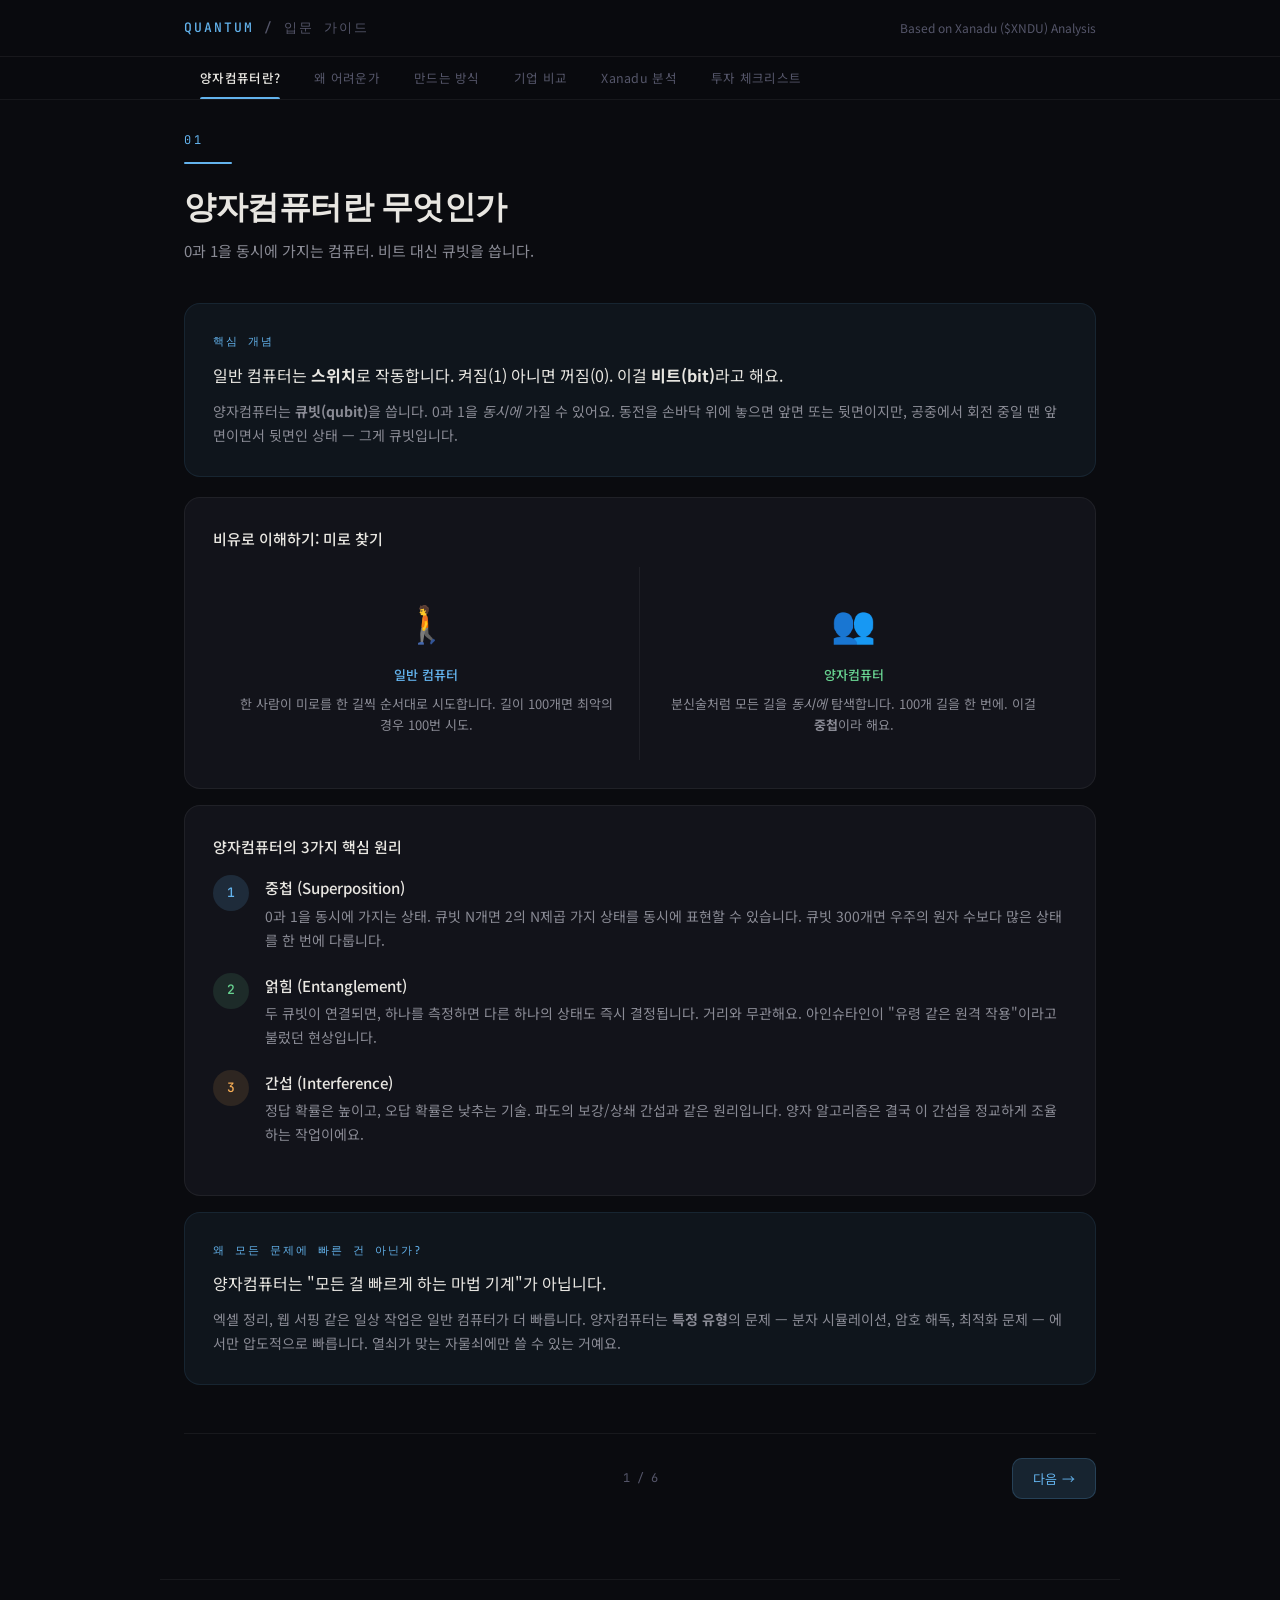
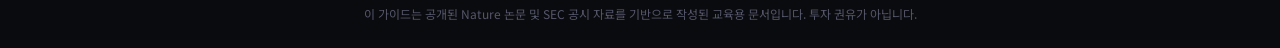
<file: reports/quantum_guide.html>
<!DOCTYPE html>
<html lang="ko">
<head>
<meta charset="UTF-8">
<meta name="viewport" content="width=device-width, initial-scale=1.0">
<title>양자컴퓨터 섹터 입문 가이드</title>
<link href="https://fonts.googleapis.com/css2?family=Noto+Sans+KR:wght@300;400;500;700&family=JetBrains+Mono:wght@400;500&family=Playfair+Display:wght@400;600;700&display=swap" rel="stylesheet">
<style>
:root {
  --bg-deep: #0a0b0f;
  --bg-card: #12131a;
  --bg-card-hover: #181924;
  --bg-surface: #1a1b24;
  --bg-accent: rgba(99,179,237,0.06);
  --text-primary: #e8e6e1;
  --text-secondary: #8a8b95;
  --text-tertiary: #55566a;
  --border: rgba(255,255,255,0.06);
  --border-hover: rgba(255,255,255,0.12);
  --blue: #63b3ed;
  --blue-dim: rgba(99,179,237,0.15);
  --green: #68d391;
  --green-dim: rgba(104,211,145,0.12);
  --amber: #f6ad55;
  --amber-dim: rgba(246,173,85,0.12);
  --red: #fc8181;
  --red-dim: rgba(252,129,129,0.12);
  --purple: #b794f4;
  --purple-dim: rgba(183,148,244,0.12);
  --teal: #4fd1c5;
  --teal-dim: rgba(79,209,197,0.12);
  --radius: 10px;
  --radius-lg: 16px;
  --font-body: 'Noto Sans KR', -apple-system, sans-serif;
  --font-display: 'Playfair Display', serif;
  --font-mono: 'JetBrains Mono', monospace;
}

* { margin: 0; padding: 0; box-sizing: border-box; }

html { scroll-behavior: smooth; }

body {
  font-family: var(--font-body);
  background: var(--bg-deep);
  color: var(--text-primary);
  line-height: 1.7;
  font-size: 15px;
  min-height: 100vh;
}

::selection { background: var(--blue-dim); color: var(--blue); }

/* ─── HEADER ─── */
.header {
  position: fixed;
  top: 0; left: 0; right: 0;
  z-index: 100;
  background: rgba(10,11,15,0.85);
  backdrop-filter: blur(20px);
  -webkit-backdrop-filter: blur(20px);
  border-bottom: 1px solid var(--border);
}

.header-inner {
  max-width: 960px;
  margin: 0 auto;
  padding: 0 24px;
  display: flex;
  align-items: center;
  justify-content: space-between;
  height: 56px;
}

.logo {
  font-family: var(--font-mono);
  font-size: 13px;
  font-weight: 500;
  color: var(--blue);
  letter-spacing: 2px;
  text-transform: uppercase;
}

.logo span { color: var(--text-tertiary); }

/* ─── NAV TABS ─── */
.nav-strip {
  position: fixed;
  top: 56px; left: 0; right: 0;
  z-index: 99;
  background: rgba(10,11,15,0.92);
  backdrop-filter: blur(16px);
  -webkit-backdrop-filter: blur(16px);
  border-bottom: 1px solid var(--border);
  overflow-x: auto;
  -webkit-overflow-scrolling: touch;
  scrollbar-width: none;
}
.nav-strip::-webkit-scrollbar { display: none; }

.nav-tabs {
  max-width: 960px;
  margin: 0 auto;
  padding: 0 24px;
  display: flex;
  gap: 2px;
  min-width: max-content;
}

.nav-tab {
  font-family: var(--font-body);
  font-size: 12.5px;
  font-weight: 400;
  color: var(--text-tertiary);
  background: transparent;
  border: none;
  padding: 12px 16px;
  cursor: pointer;
  white-space: nowrap;
  position: relative;
  transition: color 0.25s;
  letter-spacing: 0.3px;
}

.nav-tab:hover { color: var(--text-secondary); }

.nav-tab.active {
  color: var(--text-primary);
  font-weight: 500;
}

.nav-tab.active::after {
  content: '';
  position: absolute;
  bottom: 0; left: 16px; right: 16px;
  height: 2px;
  background: var(--blue);
  border-radius: 2px 2px 0 0;
}

/* ─── MAIN CONTENT ─── */
.main {
  max-width: 960px;
  margin: 0 auto;
  padding: 130px 24px 80px;
}

/* ─── SECTIONS ─── */
.section {
  display: none;
  animation: sectionIn 0.5s cubic-bezier(0.22, 1, 0.36, 1);
}

.section.active { display: block; }

@keyframes sectionIn {
  from { opacity: 0; transform: translateY(20px); }
  to { opacity: 1; transform: translateY(0); }
}

/* ─── SECTION HEADER ─── */
.sec-header {
  margin-bottom: 40px;
}

.sec-number {
  font-family: var(--font-mono);
  font-size: 12px;
  color: var(--blue);
  letter-spacing: 3px;
  text-transform: uppercase;
  margin-bottom: 12px;
}

.sec-title {
  font-family: var(--font-display);
  font-size: 32px;
  font-weight: 600;
  color: var(--text-primary);
  line-height: 1.3;
  letter-spacing: -0.5px;
}

.sec-subtitle {
  font-size: 15px;
  color: var(--text-secondary);
  margin-top: 12px;
  line-height: 1.7;
  max-width: 640px;
}

/* ─── CARDS ─── */
.card {
  background: var(--bg-card);
  border: 1px solid var(--border);
  border-radius: var(--radius-lg);
  padding: 28px;
  margin-bottom: 16px;
  transition: border-color 0.3s, background 0.3s;
}

.card:hover {
  border-color: var(--border-hover);
  background: var(--bg-card-hover);
}

.card-title {
  font-size: 15px;
  font-weight: 500;
  margin-bottom: 16px;
  display: flex;
  align-items: center;
  gap: 10px;
}

.card-accent-left {
  border-left: 3px solid;
  border-radius: var(--radius-lg);
}

/* ─── ANALOGY BOX ─── */
.analogy {
  background: var(--bg-accent);
  border: 1px solid rgba(99,179,237,0.1);
  border-radius: var(--radius-lg);
  padding: 28px;
  margin-bottom: 20px;
}

.analogy-label {
  font-family: var(--font-mono);
  font-size: 11px;
  color: var(--blue);
  letter-spacing: 2px;
  text-transform: uppercase;
  margin-bottom: 10px;
}

.analogy-text {
  font-size: 16px;
  line-height: 1.8;
  color: var(--text-primary);
}

.analogy-sub {
  font-size: 14px;
  color: var(--text-secondary);
  line-height: 1.7;
  margin-top: 10px;
}

/* ─── TAGS ─── */
.tag {
  display: inline-flex;
  align-items: center;
  font-size: 11px;
  font-weight: 500;
  padding: 4px 12px;
  border-radius: 20px;
  letter-spacing: 0.3px;
}

.tag-blue { background: var(--blue-dim); color: var(--blue); }
.tag-green { background: var(--green-dim); color: var(--green); }
.tag-amber { background: var(--amber-dim); color: var(--amber); }
.tag-red { background: var(--red-dim); color: var(--red); }
.tag-purple { background: var(--purple-dim); color: var(--purple); }
.tag-teal { background: var(--teal-dim); color: var(--teal); }

/* ─── METRICS ─── */
.metrics {
  display: grid;
  grid-template-columns: repeat(auto-fit, minmax(180px, 1fr));
  gap: 12px;
  margin-bottom: 20px;
}

.metric {
  background: var(--bg-surface);
  border-radius: var(--radius);
  padding: 20px;
}

.metric-label {
  font-size: 12px;
  color: var(--text-tertiary);
  margin-bottom: 6px;
  letter-spacing: 0.3px;
}

.metric-value {
  font-family: var(--font-mono);
  font-size: 26px;
  font-weight: 500;
  letter-spacing: -1px;
}

.metric-sub {
  font-size: 12px;
  color: var(--text-secondary);
  margin-top: 4px;
}

/* ─── PRINCIPLE ITEMS ─── */
.principle {
  display: flex;
  gap: 16px;
  margin-bottom: 20px;
  align-items: flex-start;
}

.principle-num {
  width: 36px;
  height: 36px;
  border-radius: 50%;
  display: flex;
  align-items: center;
  justify-content: center;
  font-family: var(--font-mono);
  font-size: 13px;
  font-weight: 500;
  flex-shrink: 0;
}

.principle-title {
  font-size: 15px;
  font-weight: 500;
  margin-bottom: 4px;
}

.principle-desc {
  font-size: 14px;
  color: var(--text-secondary);
  line-height: 1.7;
}

/* ─── PROGRESS BARS ─── */
.prog-row {
  display: flex;
  align-items: center;
  gap: 12px;
  margin: 8px 0;
}

.prog-label {
  font-size: 13px;
  color: var(--text-secondary);
  min-width: 80px;
}

.prog-track {
  flex: 1;
  height: 6px;
  background: rgba(255,255,255,0.04);
  border-radius: 3px;
  overflow: hidden;
}

.prog-fill {
  height: 100%;
  border-radius: 3px;
  transition: width 0.8s cubic-bezier(0.22, 1, 0.36, 1);
}

.prog-val {
  font-family: var(--font-mono);
  font-size: 12px;
  color: var(--text-tertiary);
  min-width: 48px;
  text-align: right;
}

/* ─── TIMELINE ─── */
.timeline {
  position: relative;
  padding-left: 32px;
  margin: 20px 0;
}

.timeline::before {
  content: '';
  position: absolute;
  left: 11px;
  top: 8px;
  bottom: 8px;
  width: 1px;
  background: var(--border-hover);
}

.tl-item {
  position: relative;
  margin-bottom: 28px;
}

.tl-item:last-child { margin-bottom: 0; }

.tl-dot {
  position: absolute;
  left: -27px;
  top: 6px;
  width: 12px;
  height: 12px;
  border-radius: 50%;
  border: 2px solid;
}

.tl-year {
  font-family: var(--font-mono);
  font-size: 12px;
  color: var(--text-tertiary);
  margin-bottom: 4px;
  letter-spacing: 1px;
}

.tl-title {
  font-size: 15px;
  font-weight: 500;
  margin-bottom: 4px;
}

.tl-desc {
  font-size: 14px;
  color: var(--text-secondary);
  line-height: 1.7;
}

/* ─── LOSS METER ─── */
.loss-block {
  margin: 14px 0;
}

.loss-label {
  font-size: 13px;
  font-weight: 500;
  margin-bottom: 6px;
  display: flex;
  align-items: center;
  gap: 8px;
}

.loss-bar-track {
  height: 24px;
  background: rgba(255,255,255,0.03);
  border-radius: 12px;
  overflow: hidden;
  position: relative;
}

.loss-bar-fill {
  height: 100%;
  border-radius: 12px;
  transition: width 1s cubic-bezier(0.22, 1, 0.36, 1);
  display: flex;
  align-items: center;
  padding: 0 12px;
  font-family: var(--font-mono);
  font-size: 11px;
  font-weight: 500;
  color: var(--bg-deep);
  min-width: fit-content;
}

/* ─── COMPARE TABLE ─── */
.compare-table {
  width: 100%;
  border-collapse: collapse;
  font-size: 13px;
}

.compare-table th {
  text-align: center;
  font-weight: 500;
  padding: 12px 10px;
  color: var(--text-secondary);
  border-bottom: 1px solid var(--border-hover);
  font-size: 12px;
  letter-spacing: 0.5px;
}

.compare-table th:first-child { text-align: left; }

.compare-table td {
  padding: 12px 10px;
  text-align: center;
  border-bottom: 1px solid var(--border);
  color: var(--text-secondary);
  line-height: 1.5;
}

.compare-table td:first-child {
  text-align: left;
  color: var(--text-tertiary);
  font-size: 12px;
}

.compare-table tr:last-child td { border-bottom: none; }

/* ─── GRID LAYOUTS ─── */
.grid-2 {
  display: grid;
  grid-template-columns: 1fr 1fr;
  gap: 16px;
  margin-bottom: 20px;
}

.grid-3 {
  display: grid;
  grid-template-columns: 1fr 1fr 1fr;
  gap: 12px;
}

@media (max-width: 640px) {
  .grid-2, .grid-3 { grid-template-columns: 1fr; }
  .sec-title { font-size: 26px; }
  .main { padding: 120px 16px 60px; }
  .card { padding: 20px; }
}

/* ─── NOTE BOX ─── */
.note {
  background: var(--amber-dim);
  border: 1px solid rgba(246,173,85,0.15);
  border-radius: var(--radius);
  padding: 16px 20px;
  font-size: 13px;
  line-height: 1.7;
  color: var(--amber);
  margin: 20px 0;
}

/* ─── CHECKLIST ─── */
.check-item {
  padding: 20px 0;
  border-bottom: 1px solid var(--border);
}

.check-item:last-child { border-bottom: none; }

.check-num {
  font-family: var(--font-mono);
  font-size: 12px;
  color: var(--text-tertiary);
  margin-bottom: 6px;
}

.check-title {
  font-size: 15px;
  font-weight: 500;
  margin-bottom: 6px;
}

.check-desc {
  font-size: 14px;
  color: var(--text-secondary);
  line-height: 1.7;
}

/* ─── STATUS DOTS ─── */
.status-row {
  display: flex;
  align-items: center;
  gap: 8px;
  margin: 6px 0;
  font-size: 13px;
  line-height: 1.6;
}

.dot {
  width: 8px;
  height: 8px;
  border-radius: 50%;
  flex-shrink: 0;
}

/* ─── BOTTOM NAV ─── */
.bottom-nav {
  display: flex;
  justify-content: space-between;
  align-items: center;
  margin-top: 48px;
  padding-top: 24px;
  border-top: 1px solid var(--border);
}

.btn {
  font-family: var(--font-body);
  font-size: 13px;
  padding: 10px 20px;
  border-radius: var(--radius);
  border: 1px solid var(--border-hover);
  background: transparent;
  color: var(--text-primary);
  cursor: pointer;
  transition: all 0.2s;
  letter-spacing: 0.3px;
}

.btn:hover { background: var(--bg-surface); border-color: var(--text-tertiary); }
.btn:active { transform: scale(0.97); }

.btn-primary {
  background: var(--blue-dim);
  color: var(--blue);
  border-color: rgba(99,179,237,0.2);
}

.btn-primary:hover {
  background: rgba(99,179,237,0.2);
}

/* ─── VS BOX ─── */
.vs-grid {
  display: grid;
  grid-template-columns: 1fr 1fr;
  gap: 0;
}

.vs-side {
  padding: 24px;
  text-align: center;
}

.vs-side:first-child { border-right: 1px solid var(--border); }

.vs-icon { font-size: 36px; margin-bottom: 12px; }

.vs-label {
  font-size: 13px;
  font-weight: 500;
  margin-bottom: 8px;
}

.vs-desc {
  font-size: 13px;
  color: var(--text-secondary);
  line-height: 1.6;
}

/* ─── FOOTER ─── */
.footer {
  max-width: 960px;
  margin: 0 auto;
  padding: 24px;
  text-align: center;
  font-size: 12px;
  color: var(--text-tertiary);
  border-top: 1px solid var(--border);
}

/* ─── APPROACH CARDS ─── */
.approach-card {
  background: var(--bg-card);
  border: 1px solid var(--border);
  border-radius: var(--radius-lg);
  padding: 24px;
  margin-bottom: 12px;
  transition: border-color 0.3s;
}

.approach-card:hover { border-color: var(--border-hover); }

.approach-header {
  display: flex;
  justify-content: space-between;
  align-items: center;
  margin-bottom: 10px;
}

.approach-title {
  font-size: 15px;
  font-weight: 500;
}

.approach-desc {
  font-size: 14px;
  color: var(--text-secondary);
  line-height: 1.7;
  margin-bottom: 10px;
}

.approach-meta {
  font-size: 12px;
  color: var(--text-tertiary);
}

.glow-line {
  width: 48px;
  height: 2px;
  border-radius: 1px;
  margin-bottom: 20px;
}
</style>
</head>
<body>

<!-- HEADER -->
<header class="header">
  <div class="header-inner">
    <div class="logo">Quantum<span> / 입문 가이드</span></div>
    <span style="font-size:12px;color:var(--text-tertiary)">Based on Xanadu ($XNDU) Analysis</span>
  </div>
</header>

<!-- NAV -->
<nav class="nav-strip">
  <div class="nav-tabs" id="navTabs"></div>
</nav>

<!-- MAIN -->
<main class="main" id="main"></main>

<!-- FOOTER -->
<footer class="footer">
  이 가이드는 공개된 Nature 논문 및 SEC 공시 자료를 기반으로 작성된 교육용 문서입니다. 투자 권유가 아닙니다.
</footer>

<script>
const sections = [
  {
    tab: "양자컴퓨터란?",
    num: "01",
    title: "양자컴퓨터란 무엇인가",
    subtitle: "0과 1을 동시에 가지는 컴퓨터. 비트 대신 큐빗을 씁니다.",
    color: "--blue",
    content: `
      <div class="analogy">
        <div class="analogy-label">핵심 개념</div>
        <div class="analogy-text">일반 컴퓨터는 <strong>스위치</strong>로 작동합니다. 켜짐(1) 아니면 꺼짐(0). 이걸 <strong>비트(bit)</strong>라고 해요.</div>
        <div class="analogy-sub">양자컴퓨터는 <strong>큐빗(qubit)</strong>을 씁니다. 0과 1을 <em>동시에</em> 가질 수 있어요. 동전을 손바닥 위에 놓으면 앞면 또는 뒷면이지만, 공중에서 회전 중일 땐 앞면이면서 뒷면인 상태 — 그게 큐빗입니다.</div>
      </div>

      <div class="card">
        <div class="card-title">비유로 이해하기: 미로 찾기</div>
        <div class="vs-grid">
          <div class="vs-side">
            <div class="vs-icon">🚶</div>
            <div class="vs-label" style="color:var(--blue)">일반 컴퓨터</div>
            <div class="vs-desc">한 사람이 미로를 한 길씩 순서대로 시도합니다. 길이 100개면 최악의 경우 100번 시도.</div>
          </div>
          <div class="vs-side">
            <div class="vs-icon">👥</div>
            <div class="vs-label" style="color:var(--green)">양자컴퓨터</div>
            <div class="vs-desc">분신술처럼 모든 길을 <em>동시에</em> 탐색합니다. 100개 길을 한 번에. 이걸 <strong>중첩</strong>이라 해요.</div>
          </div>
        </div>
      </div>

      <div class="card">
        <div class="card-title">양자컴퓨터의 3가지 핵심 원리</div>
        <div class="principle">
          <div class="principle-num" style="background:var(--blue-dim);color:var(--blue)">1</div>
          <div>
            <div class="principle-title">중첩 (Superposition)</div>
            <div class="principle-desc">0과 1을 동시에 가지는 상태. 큐빗 N개면 2의 N제곱 가지 상태를 동시에 표현할 수 있습니다. 큐빗 300개면 우주의 원자 수보다 많은 상태를 한 번에 다룹니다.</div>
          </div>
        </div>
        <div class="principle">
          <div class="principle-num" style="background:var(--green-dim);color:var(--green)">2</div>
          <div>
            <div class="principle-title">얽힘 (Entanglement)</div>
            <div class="principle-desc">두 큐빗이 연결되면, 하나를 측정하면 다른 하나의 상태도 즉시 결정됩니다. 거리와 무관해요. 아인슈타인이 "유령 같은 원격 작용"이라고 불렀던 현상입니다.</div>
          </div>
        </div>
        <div class="principle">
          <div class="principle-num" style="background:var(--amber-dim);color:var(--amber)">3</div>
          <div>
            <div class="principle-title">간섭 (Interference)</div>
            <div class="principle-desc">정답 확률은 높이고, 오답 확률은 낮추는 기술. 파도의 보강/상쇄 간섭과 같은 원리입니다. 양자 알고리즘은 결국 이 간섭을 정교하게 조율하는 작업이에요.</div>
          </div>
        </div>
      </div>

      <div class="analogy">
        <div class="analogy-label">왜 모든 문제에 빠른 건 아닌가?</div>
        <div class="analogy-text">양자컴퓨터는 "모든 걸 빠르게 하는 마법 기계"가 아닙니다.</div>
        <div class="analogy-sub">엑셀 정리, 웹 서핑 같은 일상 작업은 일반 컴퓨터가 더 빠릅니다. 양자컴퓨터는 <strong>특정 유형</strong>의 문제 — 분자 시뮬레이션, 암호 해독, 최적화 문제 — 에서만 압도적으로 빠릅니다. 열쇠가 맞는 자물쇠에만 쓸 수 있는 거예요.</div>
      </div>
    `
  },
  {
    tab: "왜 어려운가",
    num: "02",
    title: "왜 이렇게 어려운가",
    subtitle: "큐빗은 비누방울처럼 연약합니다. 아무 자극에도 무너져요.",
    color: "--red",
    content: `
      <div class="analogy">
        <div class="analogy-label">비유</div>
        <div class="analogy-text">비누방울을 떠올려 보세요. 아름답지만 바람만 불어도, 손가락만 닿아도 터집니다. 큐빗이 딱 그래요.</div>
        <div class="analogy-sub">온도, 진동, 전자기파, 심지어 우주 방사선까지 — 아무 외부 자극이 큐빗의 양자 상태를 무너뜨립니다. 이걸 <strong>디코히어런스(decoherence)</strong>라 합니다.</div>
      </div>

      <div class="card">
        <div class="card-title">양자컴퓨터의 4대 난관</div>

        <div class="principle">
          <div class="principle-num" style="background:var(--red-dim);color:var(--red)">1</div>
          <div>
            <div class="principle-title">오류율이 매우 높다</div>
            <div class="principle-desc">일반 CPU의 에러율은 10⁻¹⁵. 현재 큐빗은 10⁻³. 무려 <strong>1조 배</strong> 차이입니다.</div>
            <div style="margin-top:12px">
              <div class="prog-row">
                <span class="prog-label">일반 CPU</span>
                <div class="prog-track"><div class="prog-fill" style="width:100%;background:var(--green)"></div></div>
                <span class="prog-val" style="color:var(--green)">99.99%</span>
              </div>
              <div class="prog-row">
                <span class="prog-label">현재 큐빗</span>
                <div class="prog-track"><div class="prog-fill" style="width:85%;background:var(--red)"></div></div>
                <span class="prog-val" style="color:var(--red)">99.9%</span>
              </div>
              <div class="prog-row">
                <span class="prog-label">FT 목표</span>
                <div class="prog-track"><div class="prog-fill" style="width:98%;background:var(--blue)"></div></div>
                <span class="prog-val" style="color:var(--blue)">99.99%</span>
              </div>
            </div>
          </div>
        </div>

        <div class="principle">
          <div class="principle-num" style="background:var(--amber-dim);color:var(--amber)">2</div>
          <div>
            <div class="principle-title">극한 환경이 필요하다</div>
            <div class="principle-desc">초전도 방식은 <strong>-273.14°C</strong>(절대영도 근처)가 필요합니다. 우주 공간(-270°C)보다 차가워야 해요. 냉각기 한 대가 수십억 원입니다.</div>
          </div>
        </div>

        <div class="principle">
          <div class="principle-num" style="background:var(--blue-dim);color:var(--blue)">3</div>
          <div>
            <div class="principle-title">스케일링이 안 된다</div>
            <div class="principle-desc">큐빗 수를 2배 늘리면 제어 복잡도는 4배. 현재 최대 ~1,000 큐빗인데, 실용적 문제를 풀려면 <strong>수백만</strong> 큐빗이 필요합니다.</div>
          </div>
        </div>

        <div class="principle">
          <div class="principle-num" style="background:var(--purple-dim);color:var(--purple)">4</div>
          <div>
            <div class="principle-title">결함허용(Fault Tolerance)을 아직 달성하지 못했다</div>
            <div class="principle-desc">에러를 실시간으로 잡아내고 복구하는 능력. 비행기가 엔진 하나 고장나도 비행을 계속하는 것처럼. <strong>모든 양자 기업의 궁극적 목표</strong>입니다.</div>
          </div>
        </div>
      </div>

      <div class="note">
        <strong>NISQ 시대</strong> — 현재 양자컴퓨터는 Noisy Intermediate-Scale Quantum(시끄럽고 중간 규모) 단계에 있습니다. 실용적 문제를 풀려면 이 NISQ를 넘어 결함허용(FT) 단계에 도달해야 합니다. 모든 상장 양자 기업이 이 단계를 향해 경주 중이에요.
      </div>
    `
  },
  {
    tab: "만드는 방식",
    num: "03",
    title: "양자컴퓨터를 만드는 4가지 방식",
    subtitle: "큐빗을 만드는 재료가 다릅니다. 자동차 엔진이 가솔린, 디젤, 전기로 나뉘듯.",
    color: "--teal",
    content: `
      <div class="approach-card" style="border-left:3px solid var(--blue)">
        <div class="approach-header">
          <div class="approach-title">1. 초전도 (Superconducting)</div>
          <span class="tag tag-blue">가장 앞서 있음</span>
        </div>
        <div class="approach-desc">전류가 저항 없이 흐르는 초전도 회로로 큐빗을 만듭니다. 반도체 공정과 유사해서 스케일링에 유리하지만, 극저온(-273°C)이 필요합니다.</div>
        <div class="approach-meta">대표: <strong style="color:var(--text-primary)">Google, IBM, Rigetti (RGTI)</strong></div>
        <div style="margin-top:10px">
          <div class="prog-row">
            <span class="prog-label" style="font-size:12px">게이트 속도</span>
            <div class="prog-track"><div class="prog-fill" style="width:92%;background:var(--blue)"></div></div>
            <span class="prog-val">최고</span>
          </div>
          <div class="prog-row">
            <span class="prog-label" style="font-size:12px">정밀도</span>
            <div class="prog-track"><div class="prog-fill" style="width:70%;background:var(--blue)"></div></div>
            <span class="prog-val">높음</span>
          </div>
          <div class="prog-row">
            <span class="prog-label" style="font-size:12px">확장성</span>
            <div class="prog-track"><div class="prog-fill" style="width:75%;background:var(--blue)"></div></div>
            <span class="prog-val">양호</span>
          </div>
        </div>
      </div>

      <div class="approach-card" style="border-left:3px solid var(--green)">
        <div class="approach-header">
          <div class="approach-title">2. 이온 트랩 (Trapped Ion)</div>
          <span class="tag tag-green">정밀도 최고</span>
        </div>
        <div class="approach-desc">개별 원자를 전자기장으로 공중에 가두고 레이저로 제어합니다. 게이트 정밀도가 가장 높지만 속도가 느리고 스케일링 난이도가 높습니다.</div>
        <div class="approach-meta">대표: <strong style="color:var(--text-primary)">IonQ (IONQ), Quantinuum</strong> (Honeywell 자회사)</div>
        <div style="margin-top:10px">
          <div class="prog-row">
            <span class="prog-label" style="font-size:12px">게이트 속도</span>
            <div class="prog-track"><div class="prog-fill" style="width:35%;background:var(--green)"></div></div>
            <span class="prog-val">느림</span>
          </div>
          <div class="prog-row">
            <span class="prog-label" style="font-size:12px">정밀도</span>
            <div class="prog-track"><div class="prog-fill" style="width:95%;background:var(--green)"></div></div>
            <span class="prog-val">최고</span>
          </div>
          <div class="prog-row">
            <span class="prog-label" style="font-size:12px">확장성</span>
            <div class="prog-track"><div class="prog-fill" style="width:45%;background:var(--green)"></div></div>
            <span class="prog-val">어려움</span>
          </div>
        </div>
      </div>

      <div class="approach-card" style="border-left:3px solid var(--amber)">
        <div class="approach-header">
          <div class="approach-title">3. 광자 (Photonic)</div>
          <span class="tag tag-amber">상온 가능, loss가 과제</span>
        </div>
        <div class="approach-desc">빛 알갱이(광자)로 큐빗을 만듭니다. 상온 작동 가능하고 광통신 인프라와 호환되지만, 빛이 새는 문제(optical loss)가 최대 난관입니다.</div>
        <div class="approach-meta">대표: <strong style="color:var(--text-primary)">Xanadu (XNDU), PsiQuantum</strong> (비상장)</div>
        <div style="margin-top:10px">
          <div class="prog-row">
            <span class="prog-label" style="font-size:12px">게이트 속도</span>
            <div class="prog-track"><div class="prog-fill" style="width:78%;background:var(--amber)"></div></div>
            <span class="prog-val">빠름</span>
          </div>
          <div class="prog-row">
            <span class="prog-label" style="font-size:12px">정밀도</span>
            <div class="prog-track"><div class="prog-fill" style="width:40%;background:var(--amber)"></div></div>
            <span class="prog-val">개선 중</span>
          </div>
          <div class="prog-row">
            <span class="prog-label" style="font-size:12px">확장성</span>
            <div class="prog-track"><div class="prog-fill" style="width:85%;background:var(--amber)"></div></div>
            <span class="prog-val">높음</span>
          </div>
        </div>
      </div>

      <div class="approach-card" style="border-left:3px solid var(--purple)">
        <div class="approach-header">
          <div class="approach-title">4. 양자 어닐링 (Quantum Annealing)</div>
          <span class="tag tag-purple">특수 용도</span>
        </div>
        <div class="approach-desc">범용이 아닌 <strong>최적화 문제 전용</strong>. 물류, 스케줄링 등에 적합하지만, 진정한 양자컴퓨터인지 학계에서 논쟁이 있습니다.</div>
        <div class="approach-meta">대표: <strong style="color:var(--text-primary)">D-Wave (QBTS)</strong></div>
      </div>

      <div class="analogy">
        <div class="analogy-label">비유: 자동차 경주</div>
        <div class="analogy-text" style="font-size:14px">
          <strong style="color:var(--blue)">초전도</strong> = F1 (가장 빠르지만 극한 조건 필요)<br>
          <strong style="color:var(--green)">이온트랩</strong> = 정밀 레이싱카 (정확하지만 느림)<br>
          <strong style="color:var(--amber)">광자</strong> = 전기차 (잠재력 크지만 충전 인프라 부족)<br>
          <strong style="color:var(--purple)">어닐링</strong> = 랠리카 (특정 코스에서만 강함)
        </div>
      </div>
    `
  },
  {
    tab: "기업 비교",
    num: "04",
    title: "주요 상장 기업 비교",
    subtitle: "나스닥에 상장된 양자컴퓨터 기업 4곳. 전부 SPAC으로 상장했고, 전부 아직 결함허용을 달성하지 못했습니다.",
    color: "--purple",
    content: `
      <div class="metrics">
        <div class="metric">
          <div class="metric-label">상장 양자 기업</div>
          <div class="metric-value" style="color:var(--purple)">4개</div>
          <div class="metric-sub">IONQ, RGTI, QBTS, XNDU</div>
        </div>
        <div class="metric">
          <div class="metric-label">공통점</div>
          <div class="metric-value" style="font-size:18px">전부 SPAC</div>
          <div class="metric-sub">기술 로드맵 기반 평가</div>
        </div>
        <div class="metric">
          <div class="metric-label">FT 달성</div>
          <div class="metric-value" style="color:var(--red)">0개</div>
          <div class="metric-sub">결함허용 달성 기업 없음</div>
        </div>
      </div>

      <div class="card">
        <div class="card-title">기업별 비교표</div>
        <div style="overflow-x:auto">
          <table class="compare-table">
            <thead>
              <tr><th></th><th>IONQ</th><th>RGTI</th><th>XNDU</th><th>QBTS</th></tr>
            </thead>
            <tbody>
              <tr>
                <td>방식</td>
                <td><span class="tag tag-green" style="font-size:10px">이온트랩</span></td>
                <td><span class="tag tag-blue" style="font-size:10px">초전도</span></td>
                <td><span class="tag tag-amber" style="font-size:10px">광자</span></td>
                <td><span class="tag tag-purple" style="font-size:10px">어닐링</span></td>
              </tr>
              <tr><td>상장년도</td><td>2021</td><td>2022</td><td>2026</td><td>2022</td></tr>
              <tr><td>강점</td><td>게이트 정밀도</td><td>빠른 게이트</td><td>상온 + 스케일링</td><td>실제 고객 보유</td></tr>
              <tr><td>약점</td><td>속도 느림</td><td>극저온 필요</td><td>loss 큼</td><td>범용 아님</td></tr>
              <tr><td>Nature 본지</td><td>일부</td><td>일부</td><td style="color:var(--amber);font-weight:500">3편</td><td>—</td></tr>
              <tr><td>FT 달성</td>
                <td style="color:var(--red)">미달</td>
                <td style="color:var(--red)">미달</td>
                <td style="color:var(--red)">미달</td>
                <td style="color:var(--text-tertiary)">해당없음</td>
              </tr>
            </tbody>
          </table>
        </div>
      </div>

      <div class="card">
        <div class="card-title">SPAC 상장이란?</div>
        <div style="font-size:14px;color:var(--text-secondary);line-height:1.8">
          SPAC(기업인수목적회사)은 빈 껍데기 회사가 먼저 상장한 뒤, 실제 기업과 합병하는 우회 상장 방식입니다. 양자 기업처럼 매출이 없는 초기 기업이 자주 사용합니다.
          <br><br>
          <strong style="color:var(--text-primary)">주의점:</strong> SPAC 상장 후 주가가 크게 흔들리는 경우가 많습니다. D-Wave는 신탁 투자자의 97%가 상환을 요청해서 $900만만 남았던 사례도 있어요.
        </div>
      </div>

      <div class="note">
        핵심: 이 기업들은 전부 프리레버뉴 또는 극초기 매출 단계입니다. 주가는 "미래 기술이 성공할 것인가"에 대한 기대로 움직입니다.
      </div>
    `
  },
  {
    tab: "Xanadu 분석",
    num: "05",
    title: "Xanadu ($XNDU) 깊이 보기",
    subtitle: "광자 양자컴퓨터 세계 최초 상장 기업. Nature 3편의 여정과 남은 과제.",
    color: "--amber",
    content: `
      <div class="metrics">
        <div class="metric">
          <div class="metric-label">현재 주가</div>
          <div class="metric-value" style="color:var(--text-primary)">$8.96</div>
          <div class="metric-sub" style="color:var(--red)">상장가 $10 대비 -10.4%</div>
        </div>
        <div class="metric">
          <div class="metric-label">기업가치 (EV)</div>
          <div class="metric-value" style="color:var(--text-primary)">~$31억</div>
          <div class="metric-sub">Pro forma 기준</div>
        </div>
        <div class="metric">
          <div class="metric-label">연 매출 (2025)</div>
          <div class="metric-value" style="color:var(--amber)">$460만</div>
          <div class="metric-sub">SW/클라우드, HW 매출 0</div>
        </div>
      </div>

      <div class="card">
        <div class="card-title">Nature 논문 3편의 여정</div>
        <div class="timeline">
          <div class="tl-item">
            <div class="tl-dot" style="border-color:var(--blue);background:var(--blue-dim)"></div>
            <div class="tl-year">2022</div>
            <div class="tl-title" style="color:var(--blue)">Borealis — "광자로 양자 우위가 가능한가?"</div>
            <div class="tl-desc">실험실 장비(벌크 광학)로 양자 우위 시연. 슈퍼컴퓨터로 9,000년 걸리는 계산을 <strong>36마이크로초</strong>에 수행. 하지만 칩이 아니라 스케일업 불가능.</div>
          </div>
          <div class="tl-item">
            <div class="tl-dot" style="border-color:var(--green);background:var(--green-dim)"></div>
            <div class="tl-year">2025.02</div>
            <div class="tl-title" style="color:var(--green)">Aurora — "칩으로 옮길 수 있는가?"</div>
            <div class="tl-desc">칩 35개를 광섬유로 연결한 모듈형 시스템. 서버 랙 4개 규모. <strong>864억 모드</strong>의 양자 상태를 2시간 연속 생성. 하지만 빛 손실이 56~95%로, 목표(1%) 대비 한참 부족.</div>
          </div>
          <div class="tl-item">
            <div class="tl-dot" style="border-color:var(--amber);background:var(--amber-dim)"></div>
            <div class="tl-year">2025.06</div>
            <div class="tl-title" style="color:var(--amber)">GKP 큐빗 — "결함허용 큐빗을 만들 수 있는가?"</div>
            <div class="tl-desc">맞춤형 칩에서 결함허용 큐빗의 원형을 생성. 품질 점수 <strong>0.62 dB</strong> vs 합격선 <strong>9.75 dB</strong>. 같은 칩에서 loss만 줄이면 이론적으로 달성 가능.</div>
          </div>
        </div>
      </div>

      <div class="card">
        <div class="card-title" style="color:var(--red)">핵심 문제: Optical Loss (빛 손실)</div>
        <div style="font-size:14px;color:var(--text-secondary);line-height:1.7;margin-bottom:16px">
          수도관에 물 100L를 보냈을 때 몇 L가 도착하는지로 비유하면:
        </div>

        <div class="loss-block">
          <div class="loss-label"><span style="color:var(--blue)">Borealis (2022)</span> <span style="color:var(--text-tertiary);font-weight:400;font-size:12px">실험실</span></div>
          <div class="loss-bar-track">
            <div class="loss-bar-fill" style="width:33%;background:linear-gradient(90deg,var(--red),#e85d24)">33L</div>
          </div>
        </div>

        <div class="loss-block">
          <div class="loss-label"><span style="color:var(--green)">Aurora (2025)</span> <span style="color:var(--text-tertiary);font-weight:400;font-size:12px">칩 시스템</span></div>
          <div class="loss-bar-track">
            <div class="loss-bar-fill" style="width:44%;background:linear-gradient(90deg,var(--amber),#e8a030)">44L</div>
          </div>
        </div>

        <div class="loss-block">
          <div class="loss-label"><span style="color:var(--amber)">GKP (2025)</span> <span style="color:var(--text-tertiary);font-weight:400;font-size:12px">맞춤 칩</span></div>
          <div class="loss-bar-track">
            <div class="loss-bar-fill" style="width:80%;background:linear-gradient(90deg,var(--blue),#4da6e8)">80L</div>
          </div>
        </div>

        <div class="loss-block">
          <div class="loss-label"><span style="color:var(--green)">목표: Fault Tolerance</span></div>
          <div class="loss-bar-track">
            <div class="loss-bar-fill" style="width:99.5%;background:linear-gradient(90deg,var(--green),#7ce8a8)">99.5L</div>
          </div>
        </div>

        <div style="margin-top:14px;font-size:13px;color:var(--text-secondary);line-height:1.7">
          3년간 33L → 80L로 개선했지만, 99.5L까지 약 <strong style="color:var(--text-primary)">40배</strong> 추가 개선이 필요합니다. 새로운 물리학이 필요한 건 아니고, 반도체 공정 정밀도의 문제입니다.
        </div>
      </div>

      <div class="card">
        <div class="card-title">Xanadu의 차별화 요소</div>
        <div class="principle">
          <div class="principle-num" style="background:var(--teal-dim);color:var(--teal);font-size:11px">SW</div>
          <div>
            <div class="principle-title">PennyLane</div>
            <div class="principle-desc">양자 프로그래밍 오픈소스 라이브러리. Google, IBM, IonQ 등 <strong>모든 양자 하드웨어</strong>에서 작동. 양자계의 PyTorch를 지향합니다.</div>
          </div>
        </div>
        <div class="principle">
          <div class="principle-num" style="background:var(--green-dim);color:var(--green);font-size:11px">$</div>
          <div>
            <div class="principle-title">정부 지원</div>
            <div class="principle-desc"><strong>CAD$3.9억</strong> (~US$2.8억) 규모의 캐나다 정부 양자 제조 인프라 지원 협상 중 (Project OPTIMISM).</div>
          </div>
        </div>
        <div class="principle">
          <div class="principle-num" style="background:var(--amber-dim);color:var(--amber);font-size:11px">CEO</div>
          <div>
            <div class="principle-title">창업자 지배력</div>
            <div class="principle-desc">CEO Weedbrook가 의결권 기준 <strong>51.8%</strong> 보유. 180일 lock-up (~2026년 9월) 후 매도 가능.</div>
          </div>
        </div>
      </div>
    `
  },
  {
    tab: "투자 체크리스트",
    num: "06",
    title: "양자 섹터 투자 체크리스트",
    subtitle: "양자 섹터는 실적이 아니라 기술 마일스톤으로 움직입니다.",
    color: "--green",
    content: `
      <div class="analogy">
        <div class="analogy-label">핵심 원칙</div>
        <div class="analogy-text">"매출이 얼마냐"가 아니라 <strong>"어떤 기술 단계를 넘었느냐"</strong>가 주가를 결정합니다.</div>
        <div class="analogy-sub">반도체 초기(1960년대)와 비슷합니다. 당시에도 매출보다 기술 마일스톤이 기업 가치를 좌우했어요. 양자 섹터는 지금 그 단계에 있습니다.</div>
      </div>

      <div class="card">
        <div class="card-title">확인해야 할 5가지</div>

        <div class="check-item">
          <div class="check-num">01</div>
          <div class="check-title">Fault Tolerance 달성 시점</div>
          <div class="check-desc">결함허용이 되어야 실용적 문제를 풀 수 있습니다. 각 기업의 FT 로드맵과 중간 마일스톤 달성 여부를 추적하세요. 현재는 <strong>어느 기업도 달성하지 못했습니다</strong>.</div>
        </div>

        <div class="check-item">
          <div class="check-num">02</div>
          <div class="check-title">캐시 런웨이 (Cash Runway)</div>
          <div class="check-desc">기술 완성에 수년이 걸리는데 돈이 먼저 떨어지면 끝입니다. "현재 현금 ÷ 분기 소진율 = 몇 분기 버틸 수 있나"를 계산하세요. 정부 보조금과 추가 자금 조달 계획도 확인.</div>
        </div>

        <div class="check-item">
          <div class="check-num">03</div>
          <div class="check-title">Nature/Science급 논문 게재</div>
          <div class="check-desc">양자컴퓨터는 아직 과학적 증명이 필요한 단계. 최고 학술지에 하드웨어 실증 논문을 내는 것은 기술력의 가장 객관적인 지표입니다. Google QAI와 Xanadu가 이 면에서 가장 강합니다.</div>
        </div>

        <div class="check-item">
          <div class="check-num">04</div>
          <div class="check-title">파트너십과 고객</div>
          <div class="check-desc">AWS, Google Cloud 등 클라우드 업체와의 협력, PoC(개념검증) 고객 확보 여부. 기술이 좋아도 생태계가 없으면 상용화가 어렵습니다.</div>
        </div>

        <div class="check-item">
          <div class="check-num">05</div>
          <div class="check-title">SPAC Lock-up 해제 일정</div>
          <div class="check-desc">SPAC 상장 기업은 lock-up 기간(보통 180일) 후 대주주 매도가 가능합니다. 해제 시점에 주가 변동이 클 수 있어요.</div>
        </div>
      </div>

      <div class="card" style="border:1px solid rgba(99,179,237,0.2)">
        <div class="card-title" style="color:var(--blue)">Xanadu에 적용하면?</div>
        <div class="status-row"><div class="dot" style="background:var(--red)"></div> <span><strong>FT:</strong> 미달성. loss 40배 개선 필요</span></div>
        <div class="status-row"><div class="dot" style="background:var(--amber)"></div> <span><strong>캐시:</strong> SPAC ~$3억 조달 + CAD$3.9억 정부 지원 협상 중</span></div>
        <div class="status-row"><div class="dot" style="background:var(--green)"></div> <span><strong>논문:</strong> Nature 본지 3편 (업계 최상위 수준)</span></div>
        <div class="status-row"><div class="dot" style="background:var(--green)"></div> <span><strong>파트너:</strong> AWS, Google, GlobalFoundries, imec 등</span></div>
        <div class="status-row"><div class="dot" style="background:var(--amber)"></div> <span><strong>Lock-up:</strong> ~2026년 9월 해제 (CEO 51.8% 의결권)</span></div>
      </div>

      <div class="note">
        <strong>경고:</strong> 양자 섹터 전체에 적용됩니다. 이 분야의 모든 기업은 아직 "기술이 실제로 될 것인가"라는 근본적 불확실성 위에 있습니다. 분산 투자와 포지션 사이징에 주의하세요. 2019년 Nature 기사에서 Xanadu CEO가 말했던 "too much hype"는 여전히 유효한 경고일 수 있습니다.
      </div>

      <div class="card" style="text-align:center;padding:32px">
        <div style="font-size:14px;color:var(--text-secondary);margin-bottom:16px">이 가이드는 <strong>상편</strong>입니다.<br>하편에서는 10개 부품별 정량 분석과 PsiQuantum 비교가 다뤄집니다.</div>
        <div style="font-family:var(--font-mono);font-size:20px;color:var(--text-tertiary);letter-spacing:4px">TO BE CONTINUED</div>
      </div>
    `
  }
];

// Render
const navEl = document.getElementById('navTabs');
const mainEl = document.getElementById('main');

sections.forEach((s, i) => {
  const btn = document.createElement('button');
  btn.className = 'nav-tab' + (i === 0 ? ' active' : '');
  btn.textContent = s.tab;
  btn.onclick = () => showSection(i);
  navEl.appendChild(btn);

  const div = document.createElement('div');
  div.className = 'section' + (i === 0 ? ' active' : '');
  div.innerHTML = `
    <div class="sec-header">
      <div class="sec-number">${s.num}</div>
      <div class="glow-line" style="background:var(${s.color})"></div>
      <h2 class="sec-title">${s.title}</h2>
      <p class="sec-subtitle">${s.subtitle}</p>
    </div>
    ${s.content}
    <div class="bottom-nav">
      <button class="btn" onclick="showSection(${i > 0 ? i - 1 : sections.length - 1})" ${i === 0 ? 'style="visibility:hidden"' : ''}>&larr; 이전</button>
      <span style="font-family:var(--font-mono);font-size:12px;color:var(--text-tertiary)">${i + 1} / ${sections.length}</span>
      <button class="btn btn-primary" onclick="showSection(${i < sections.length - 1 ? i + 1 : 0})">${i < sections.length - 1 ? '다음 &rarr;' : '처음으로'}</button>
    </div>
  `;
  mainEl.appendChild(div);
});

function showSection(idx) {
  document.querySelectorAll('.nav-tab').forEach((t, i) => t.classList.toggle('active', i === idx));
  document.querySelectorAll('.section').forEach((s, i) => s.classList.toggle('active', i === idx));
  window.scrollTo({ top: 0, behavior: 'smooth' });
}
</script>
</body>
</html>
</file>
